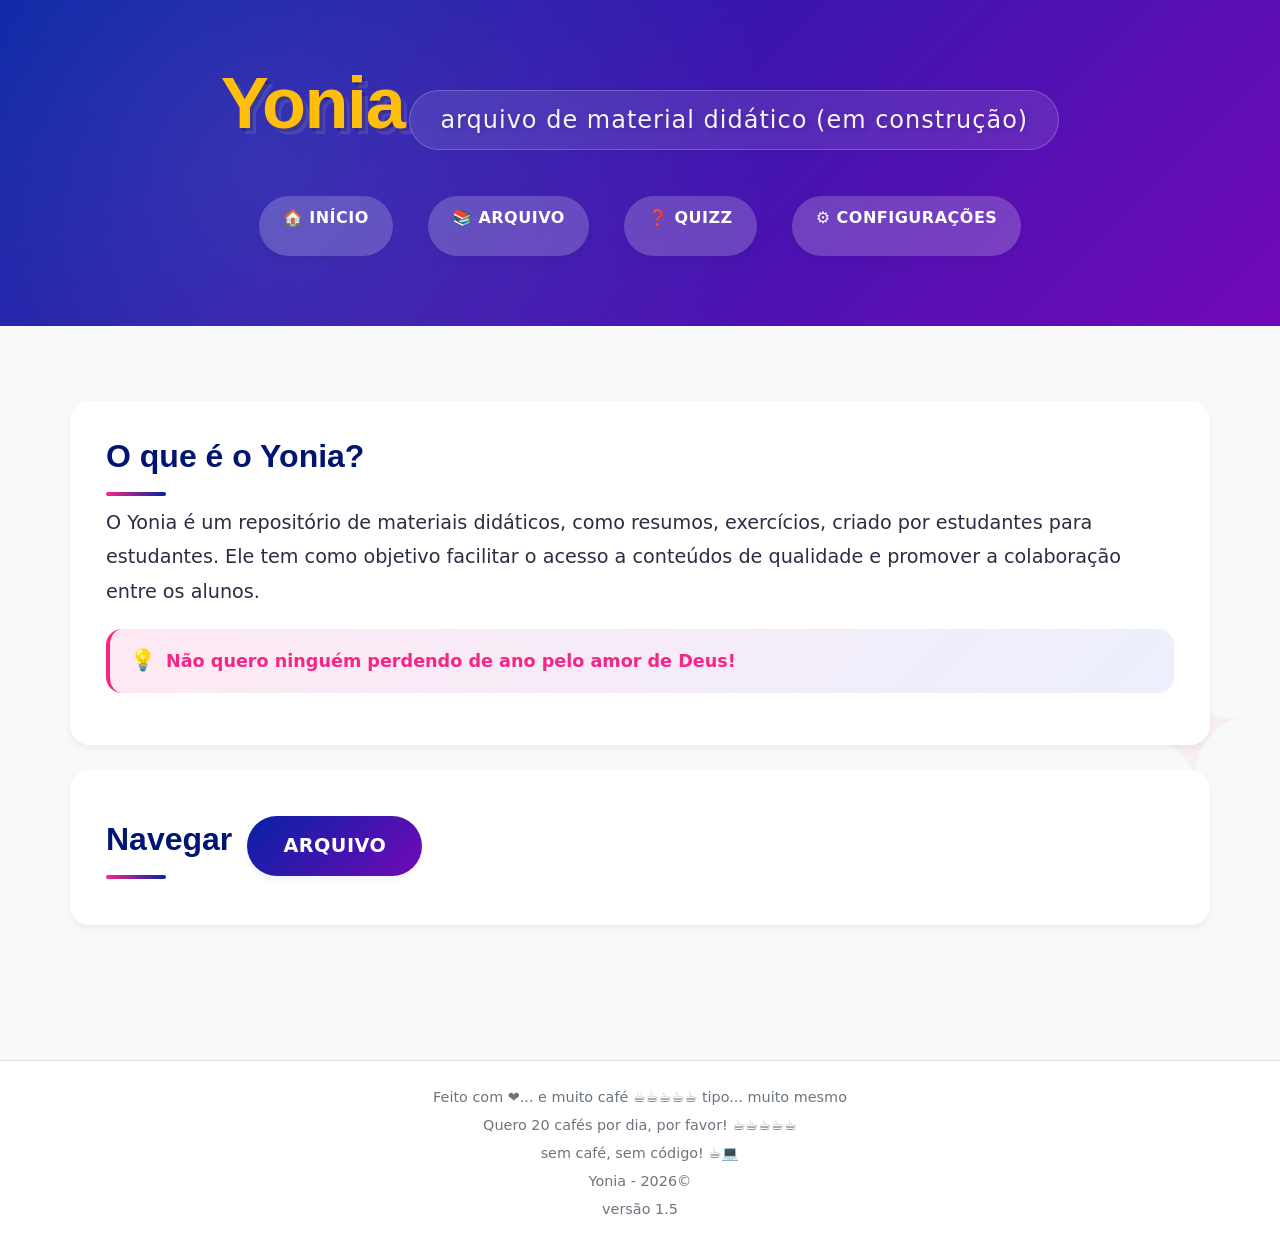
<file: index.html>
<!DOCTYPE html>
<html lang="pt-br">
<head>
    <meta charset="UTF-8">
    <meta name="viewport" content="width=device-width, initial-scale=1.0">
    <title>Yonia - Arcevo Estudantil</title>

    <link rel="stylesheet" href="style/padrão.css">
    <link rel="stylesheet" href="style/comum.css">
    <link rel="stylesheet" href="style/header.css">
    <link rel="stylesheet" href="style/footer.css">
</head>
<body>
    <script src="script/header.js"></script>

    <main class="pagina">
        
        <section class="cartao">
            <h2 class="subtitulo">O que é o Yonia?</h2>
            <p class="texto">O Yonia é um repositório de materiais didáticos, como resumos, exercícios, criado por estudantes para estudantes. Ele tem como objetivo facilitar o acesso a conteúdos de qualidade e promover a colaboração entre os alunos.</p>
            <p class="shine">Não quero ninguém perdendo de ano pelo amor de Deus!</p>
        </section>
        
        <section class="cartao">
            <h2 class="subtitulo">Navegar</h2>
            <a class="botao" href="src/arcevo/index.html">Arquivo</a>
        </section>

    </main>

    <script src="script/footer.js"></script>
</body>
</html>
</file>
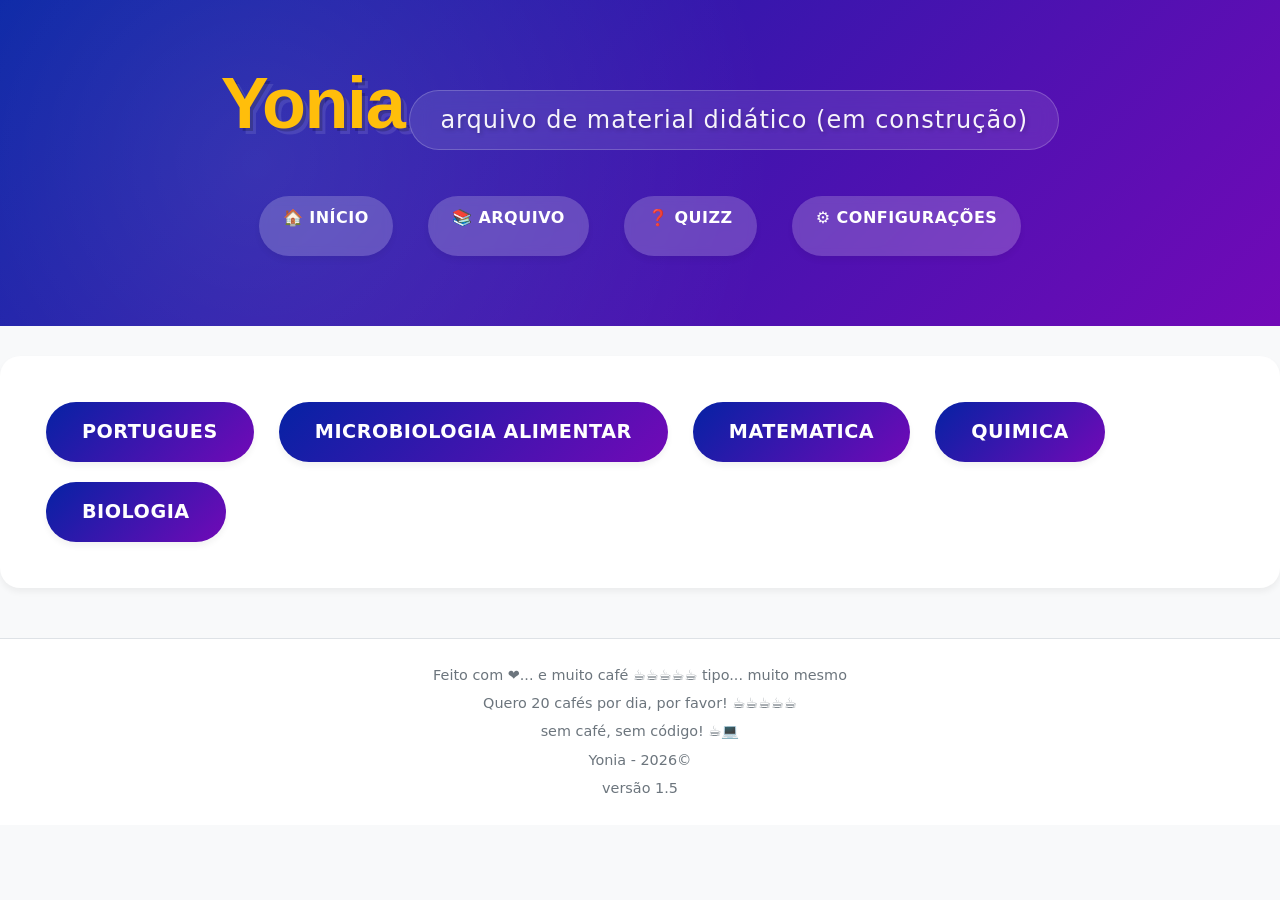
<file: src/arcevo/index.html>
<!DOCTYPE html>
<html lang="en">
    <head>

        <meta charset="UTF-8">
        <meta name="viewport" content="width=device-width, initial-scale=1.0">
        <title>Yonia - Arcevo</title>

        <link rel="stylesheet" href="../../style/padrão.css">
        <link rel="stylesheet" href="../../style/comum.css">
        <link rel="stylesheet" href="../../style/header.css">
        <link rel="stylesheet" href="../../style/footer.css">

    </head>

    <body>

        <script src="../../script/header.js"></script>

        <main>
            <section class="cartao">
            <a class="botao" href="portugues/index.html">portugues</a>
            <a class="botao" href="microbiologia-alimentar/index.html">microbiologia alimentar</a>
            <a class="botao" href="matematica/index.html">matematica</a>
            <a class="botao" href="quimica/index.html">quimica</a>
            <a class="botao" href="biologia/index.html">biologia</a>
            </section>
        </main>

        <script src="../../script/footer.js"></script>
    
    </body>

</html>
</file>
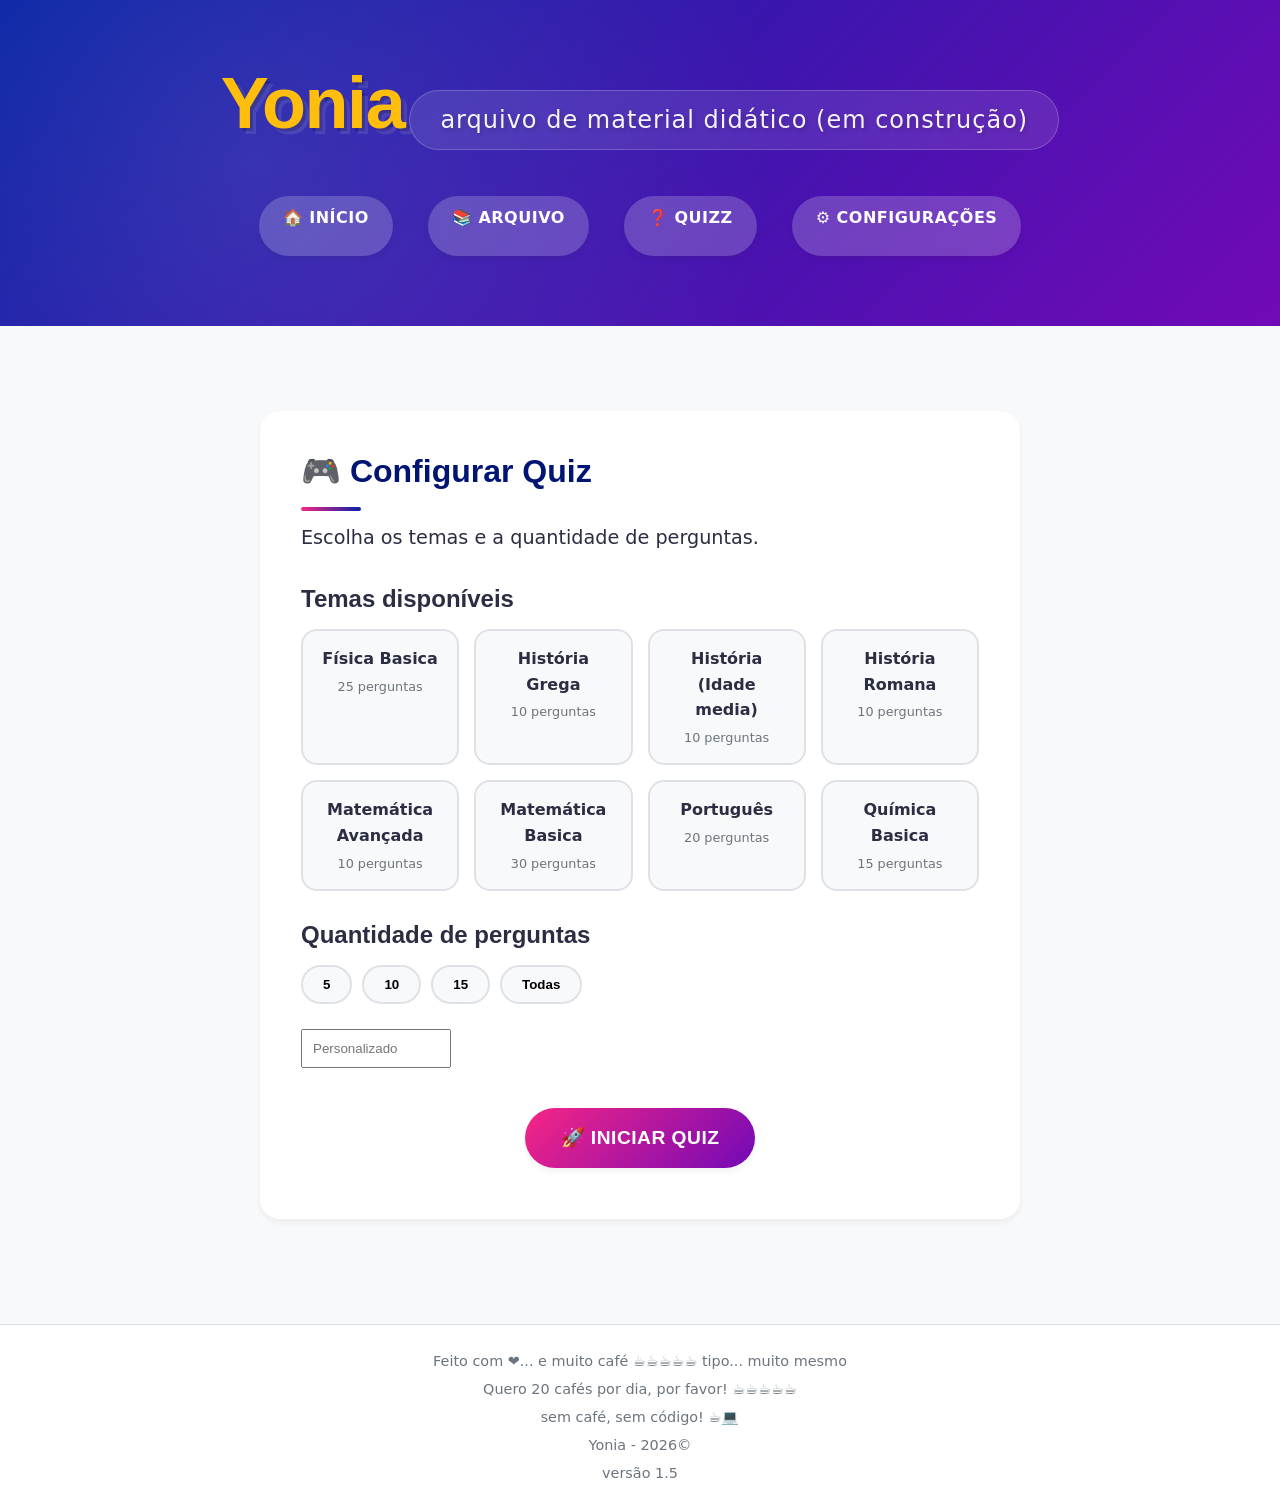
<file: src/quizz/index.html>
<!DOCTYPE html>
<html lang="pt-br">
<head>
    <meta charset="UTF-8">
    <meta name="viewport" content="width=device-width, initial-scale=1.0">
    <title>Yonia - Quiz</title>
    
    <link rel="stylesheet" href="../../style/padrão.css">
    <link rel="stylesheet" href="../../style/comum.css">
    <link rel="stylesheet" href="../../style/quizz.css">
    <link rel="stylesheet" href="../../style/header.css">
    <link rel="stylesheet" href="../../style/footer.css">
</head>
<body>
    <main class="pagina-quiz">
        <!-- Tela de configuração -->
        <div id="telaConfig" class="quiz-config">
            <div class="cartao config-card">
                <h2 class="subtitulo">🎮 Configurar Quiz</h2>
                <p class="texto">Escolha os temas e a quantidade de perguntas.</p>
                
                <div class="temas-container">
                    <h3>Temas disponíveis</h3>
                    <div id="listaTemas" class="temas-grid">
                        <!-- Será preenchido via JS com os temas encontrados nos JSONs -->
                    </div>
                </div>
                
                <div class="quantidade-container">
                    <h3>Quantidade de perguntas</h3>
                    <div class="quantidade-opcoes">
                        <button class="botao-quantidade" data-qtd="5">5</button>
                        <button class="botao-quantidade" data-qtd="10">10</button>
                        <button class="botao-quantidade" data-qtd="15">15</button>
                        <button class="botao-quantidade" data-qtd="0">Todas</button>
                    </div>
                    <input type="number" id="quantidadePersonalizada" min="1" placeholder="Personalizado">
                </div>
                
                <div class="config-acoes">
                    <button id="btnIniciarQuiz" class="botao botao-accent">🚀 Iniciar Quiz</button>
                </div>
            </div>
        </div>
        
        <!-- Tela do quiz (inicialmente oculta) -->
        <div id="telaQuiz" style="display: none;">
            <div class="quiz-container">
                <div class="quiz-header">
                    <h2 class="subtitulo">🧠 Teste seus conhecimentos</h2>
                    <div class="progresso-area">
                        <div class="progresso-barra">
                            <div class="progresso-preenchido" id="progressoPreenchido"></div>
                        </div>
                        <div class="progresso-texto">
                            <span id="perguntaAtual">0</span> / <span id="totalPerguntas">0</span>
                        </div>
                    </div>
                </div>

                <div class="cartao quiz-card">
                    <div class="pergunta-texto" id="perguntaTexto"></div>
                    <div class="opcoes-container" id="opcoesContainer"></div>
                    <div class="feedback" id="feedback"></div>
                    <div class="navegacao">
                        <button class="botao botao-secundario" id="btnAnterior" disabled>◀ Anterior</button>
                        <button class="botao" id="btnProximo">Próxima ▶</button>
                    </div>
                </div>

                <div class="finalizar-area" id="finalizarArea" style="display: none;">
                    <button class="botao botao-accent" id="btnFinalizar">✅ Finalizar Quiz</button>
                </div>

                <div class="resultado-area" id="resultadoArea" style="display: none;">
                    <div class="cartao resultado-card">
                        <h3>🎉 Resultado Final</h3>
                        <div class="pontuacao" id="pontuacao"></div>
                        <div class="resultado-detalhes" id="resultadoDetalhes"></div>
                        <button class="botao" id="btnReiniciar">🔄 Novo Quiz</button>
                        <button class="botao botao-secundario" id="btnVoltarConfig">⚙️ Voltar às configurações</button>
                    </div>
                </div>
            </div>
        </div>
    </main>

    <script src="../../script/header.js"></script>
    <script src="../../script/footer.js"></script>
    <script src="../../script/quizz.js"></script>
</body>
</html>
</file>
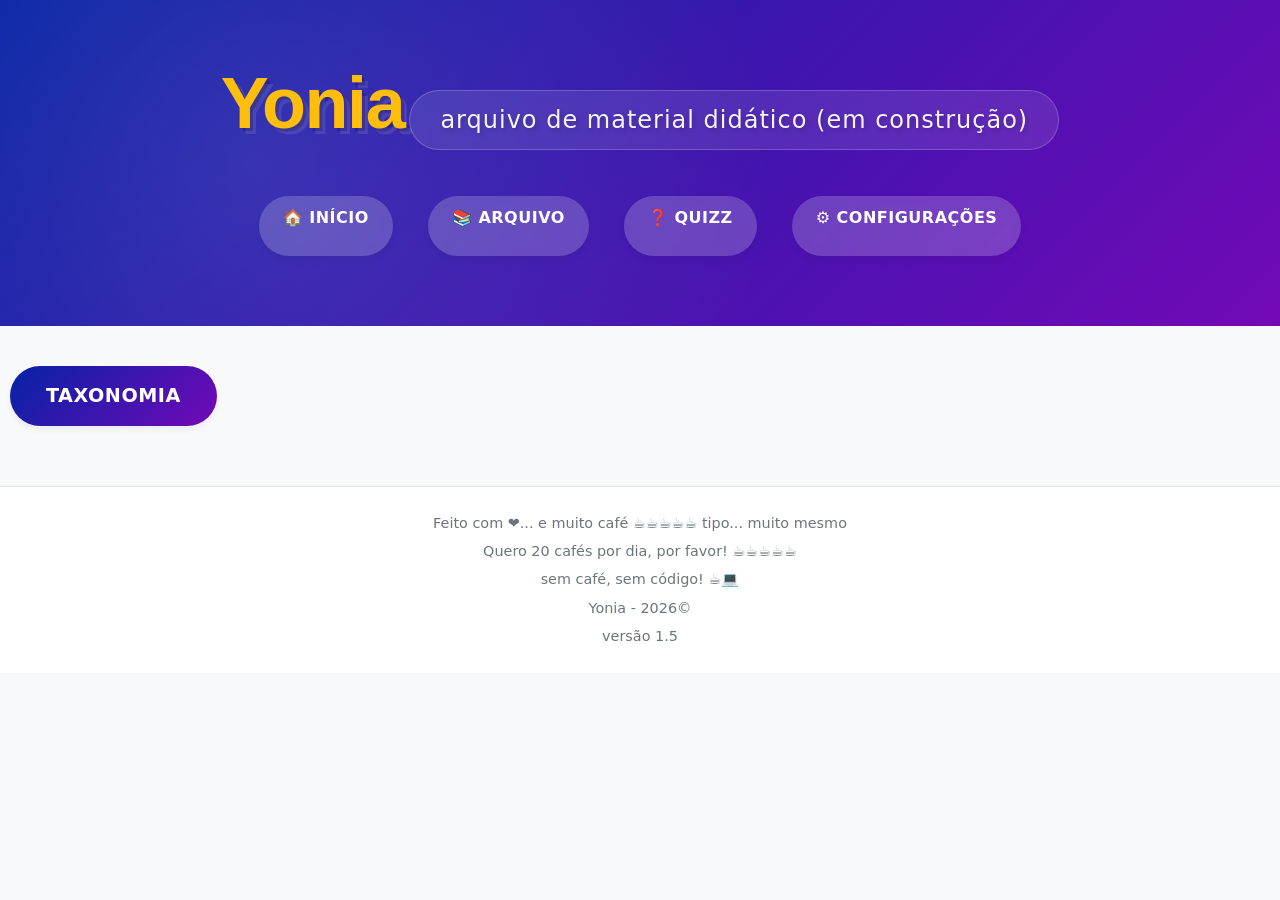
<file: src/arcevo/biologia/index.html>
<!DOCTYPE html>
<html lang="en">
    <head>

        <meta charset="UTF-8">
        <meta name="viewport" content="width=device-width, initial-scale=1.0">
        <title>Yonia - Indice</title>

        <link rel="stylesheet" href="../../../style/padrão.css">
        <link rel="stylesheet" href="../../../style/comum.css">
        <link rel="stylesheet" href="../../../style/header.css">
        <link rel="stylesheet" href="../../../style/footer.css">


    </head>

    <body>

    <script src="../../../script/header.js"></script>


        <main>
            <a class="botao" href="taxonomia.html">TAXONOMIA</a>
        </main>

        <script src="../../../script/footer.js"></script>
    
    </body>

</html>
</file>
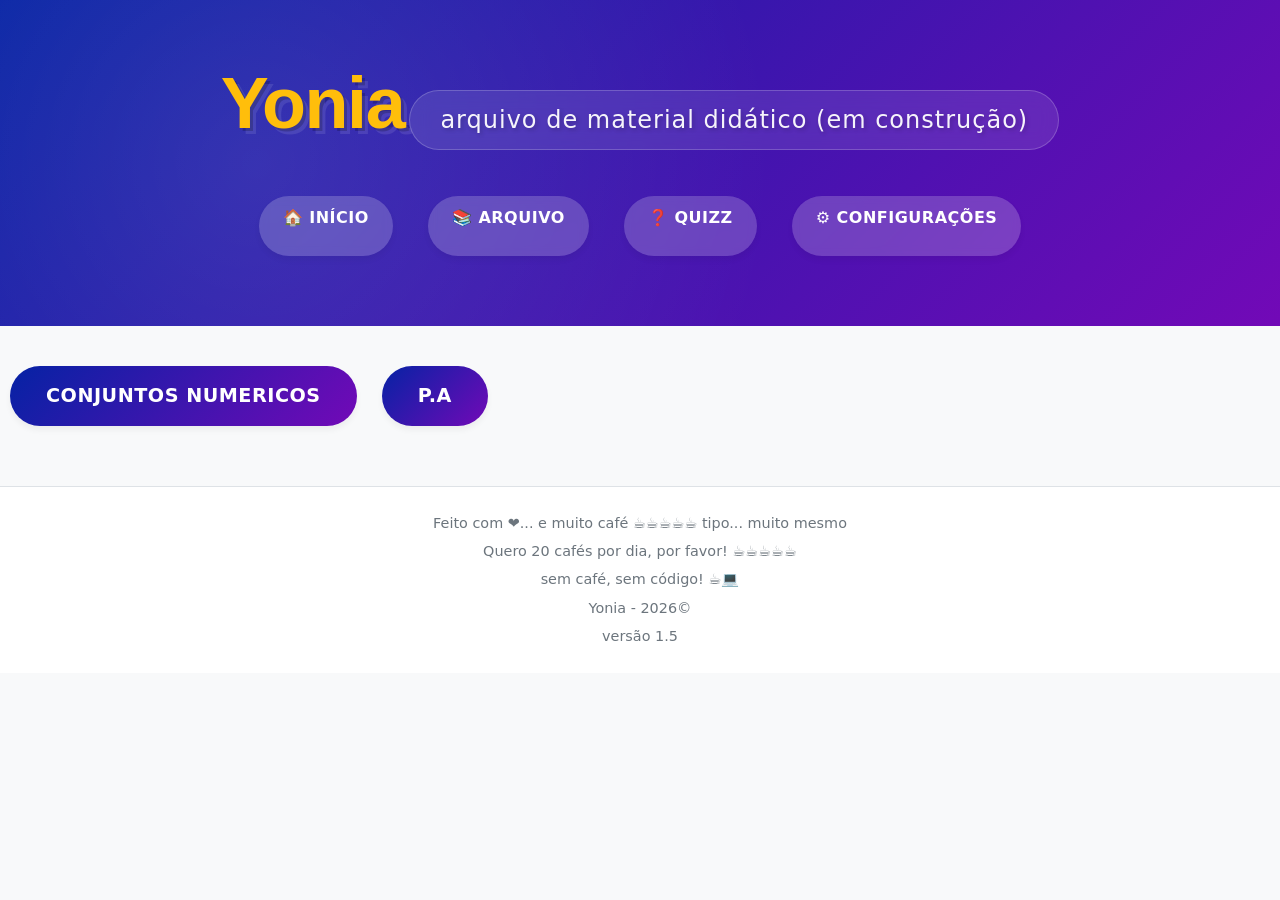
<file: src/arcevo/matematica/index.html>
<!DOCTYPE html>
<html lang="en">
    <head>

        <meta charset="UTF-8">
        <meta name="viewport" content="width=device-width, initial-scale=1.0">
        <title>Yonia - Indice</title>

        <link rel="stylesheet" href="../../../style/padrão.css">
        <link rel="stylesheet" href="../../../style/comum.css">
        <link rel="stylesheet" href="../../../style/header.css">
        <link rel="stylesheet" href="../../../style/footer.css">


    </head>

    <body>

    <script src="../../../script/header.js"></script>


        <main>
            <a class="botao" href="conjunto-numerico.html">conjuntos numericos</a>
            <a class="botao" href="progrecao-aritimetrica.html">P.A</a>
        </main>

        <script src="../../../script/footer.js"></script>
    
    </body>

</html>
</file>
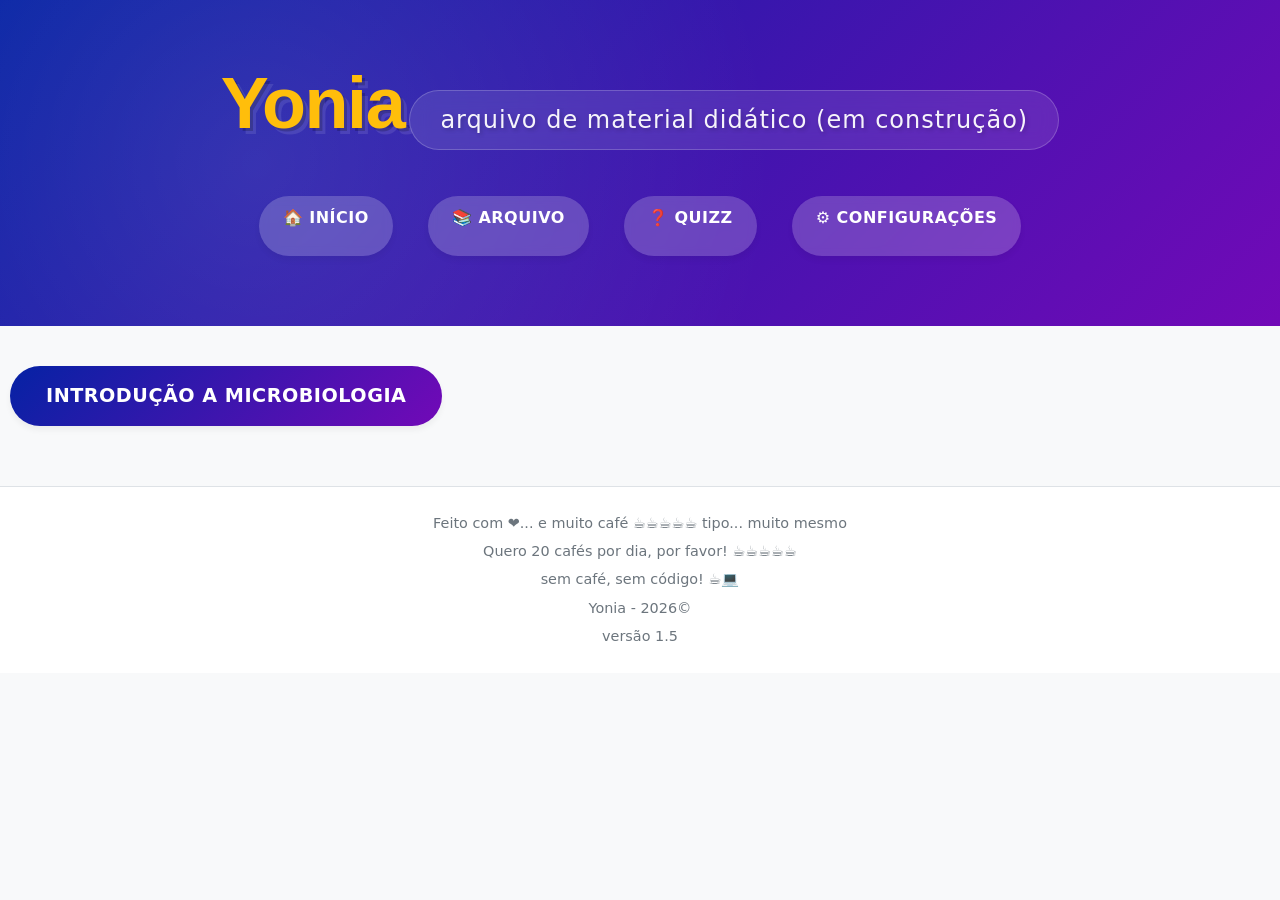
<file: src/arcevo/microbiologia-alimentar/index.html>
<!DOCTYPE html>
<html lang="en">
    <head>

        <meta charset="UTF-8">
        <meta name="viewport" content="width=device-width, initial-scale=1.0">
        <title>Yonia - Indice</title>

        <link rel="stylesheet" href="../../../style/padrão.css">
        <link rel="stylesheet" href="../../../style/comum.css">
        <link rel="stylesheet" href="../../../style/header.css">
        <link rel="stylesheet" href="../../../style/footer.css">


    </head>

    <body>

    <script src="../../../script/header.js"></script>


        <main>
            <a class="botao" href="introducao.html">Introdução a microbiologia</a>
        </main>

        <script src="../../../script/footer.js"></script>
    
    </body>

</html>
</file>
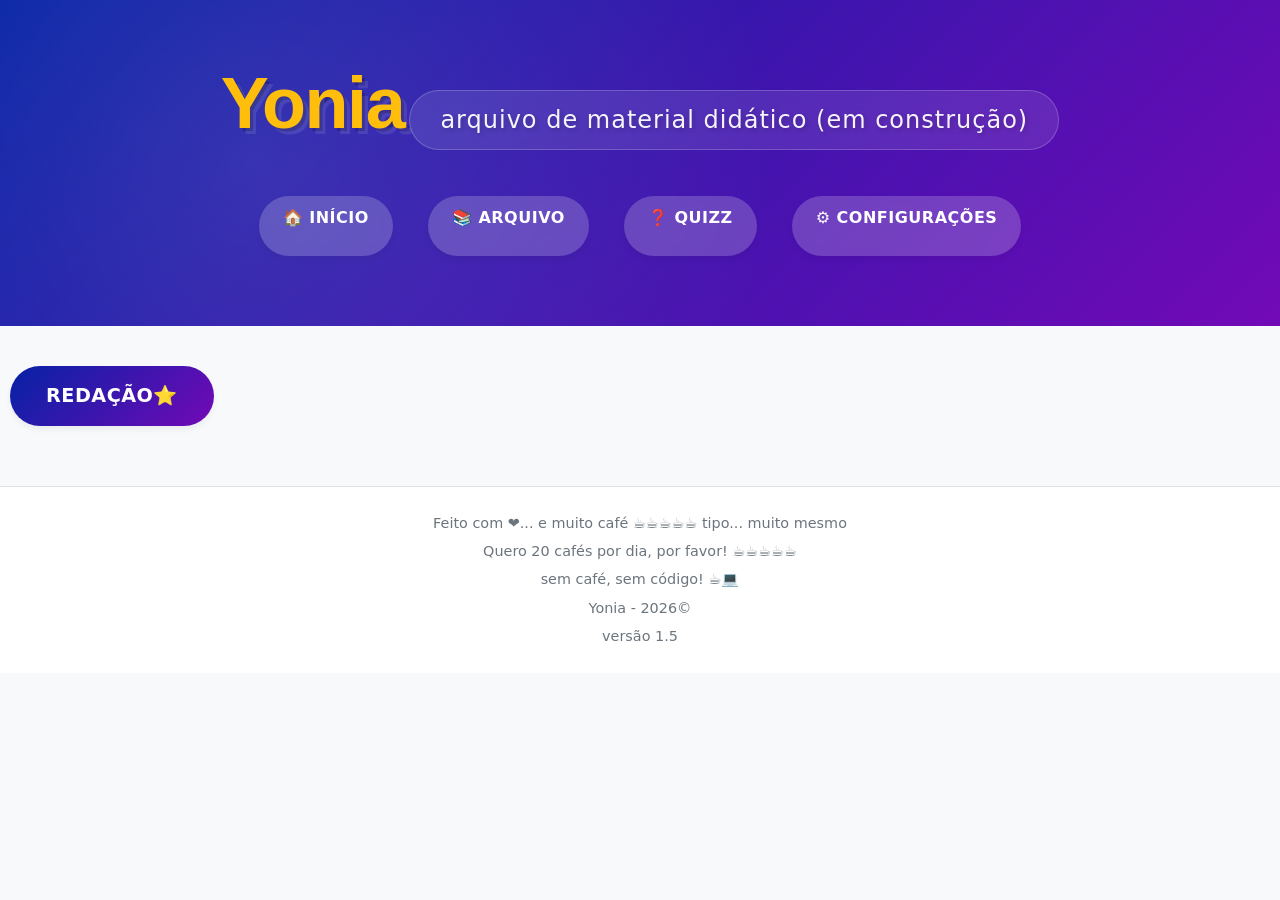
<file: src/arcevo/portugues/index.html>
<!DOCTYPE html>
<html lang="en">
    <head>

        <meta charset="UTF-8">
        <meta name="viewport" content="width=device-width, initial-scale=1.0">
        <title>Yonia - Arcevo</title>

        <link rel="stylesheet" href="../../../style/padrão.css">
        <link rel="stylesheet" href="../../../style/comum.css">
        <link rel="stylesheet" href="../../../style/header.css">
        <link rel="stylesheet" href="../../../style/footer.css">


    </head>

    <body>

    <script src="../../../script/header.js"></script>

        <main>
            <a class="botao" href="redacao.html">redação⭐</a>
        </main>

        <script src="../../../script/footer.js"></script>
    
    </body>

</html>
</file>
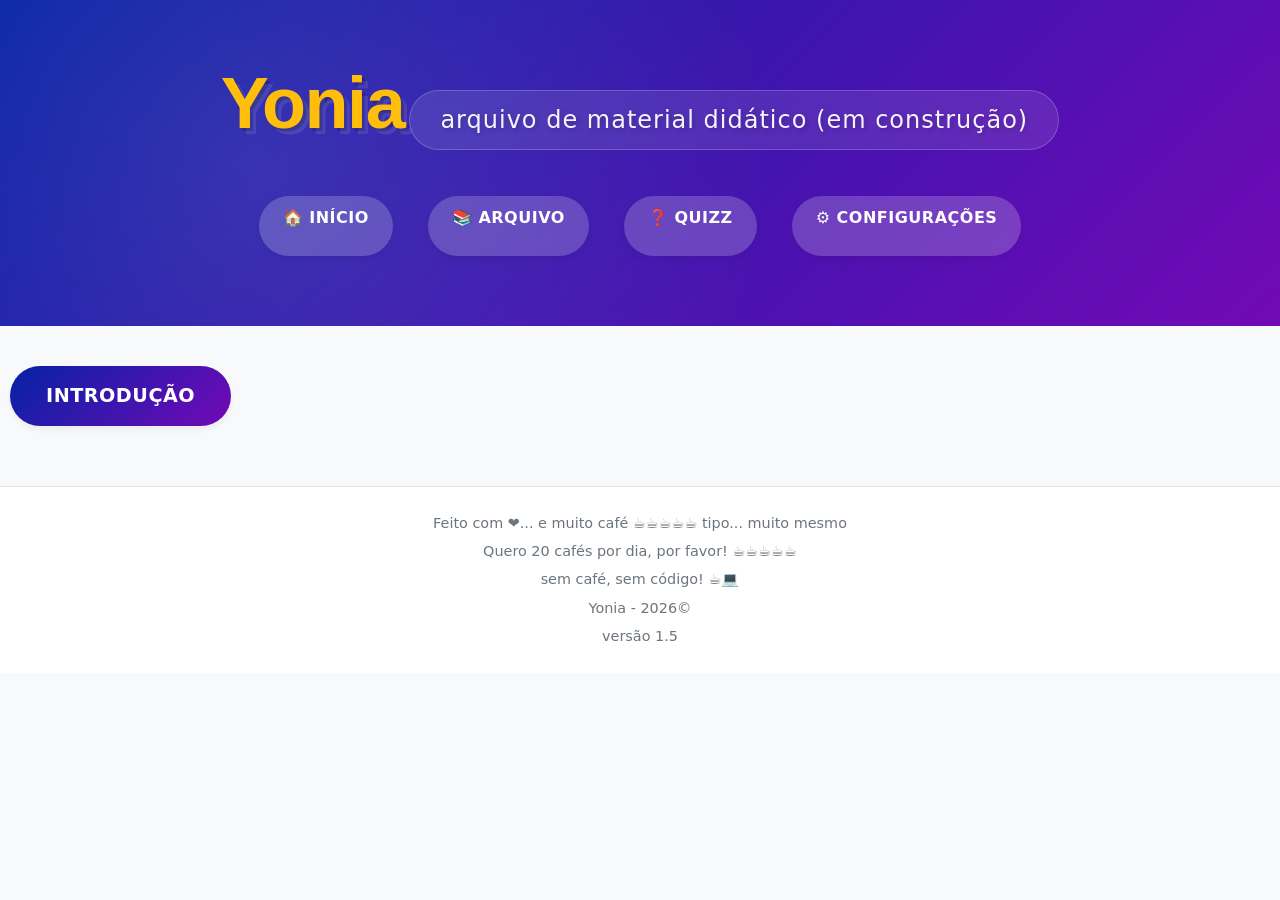
<file: src/arcevo/quimica/index.html>
<!DOCTYPE html>
<html lang="en">
    <head>

        <meta charset="UTF-8">
        <meta name="viewport" content="width=device-width, initial-scale=1.0">
        <title>Yonia - Quimica</title>

        <link rel="stylesheet" href="../../../style/padrão.css">
        <link rel="stylesheet" href="../../../style/comum.css">
        <link rel="stylesheet" href="../../../style/header.css">
        <link rel="stylesheet" href="../../../style/footer.css">
    </head>

    <body>

    <script src="../../../script/header.js"></script>

        <main>
            <a class="botao" href="introducao.html">Introdução</a>
        </main>

        <script src="../../../script/footer.js"></script>
    
    </body>

</html>
</file>
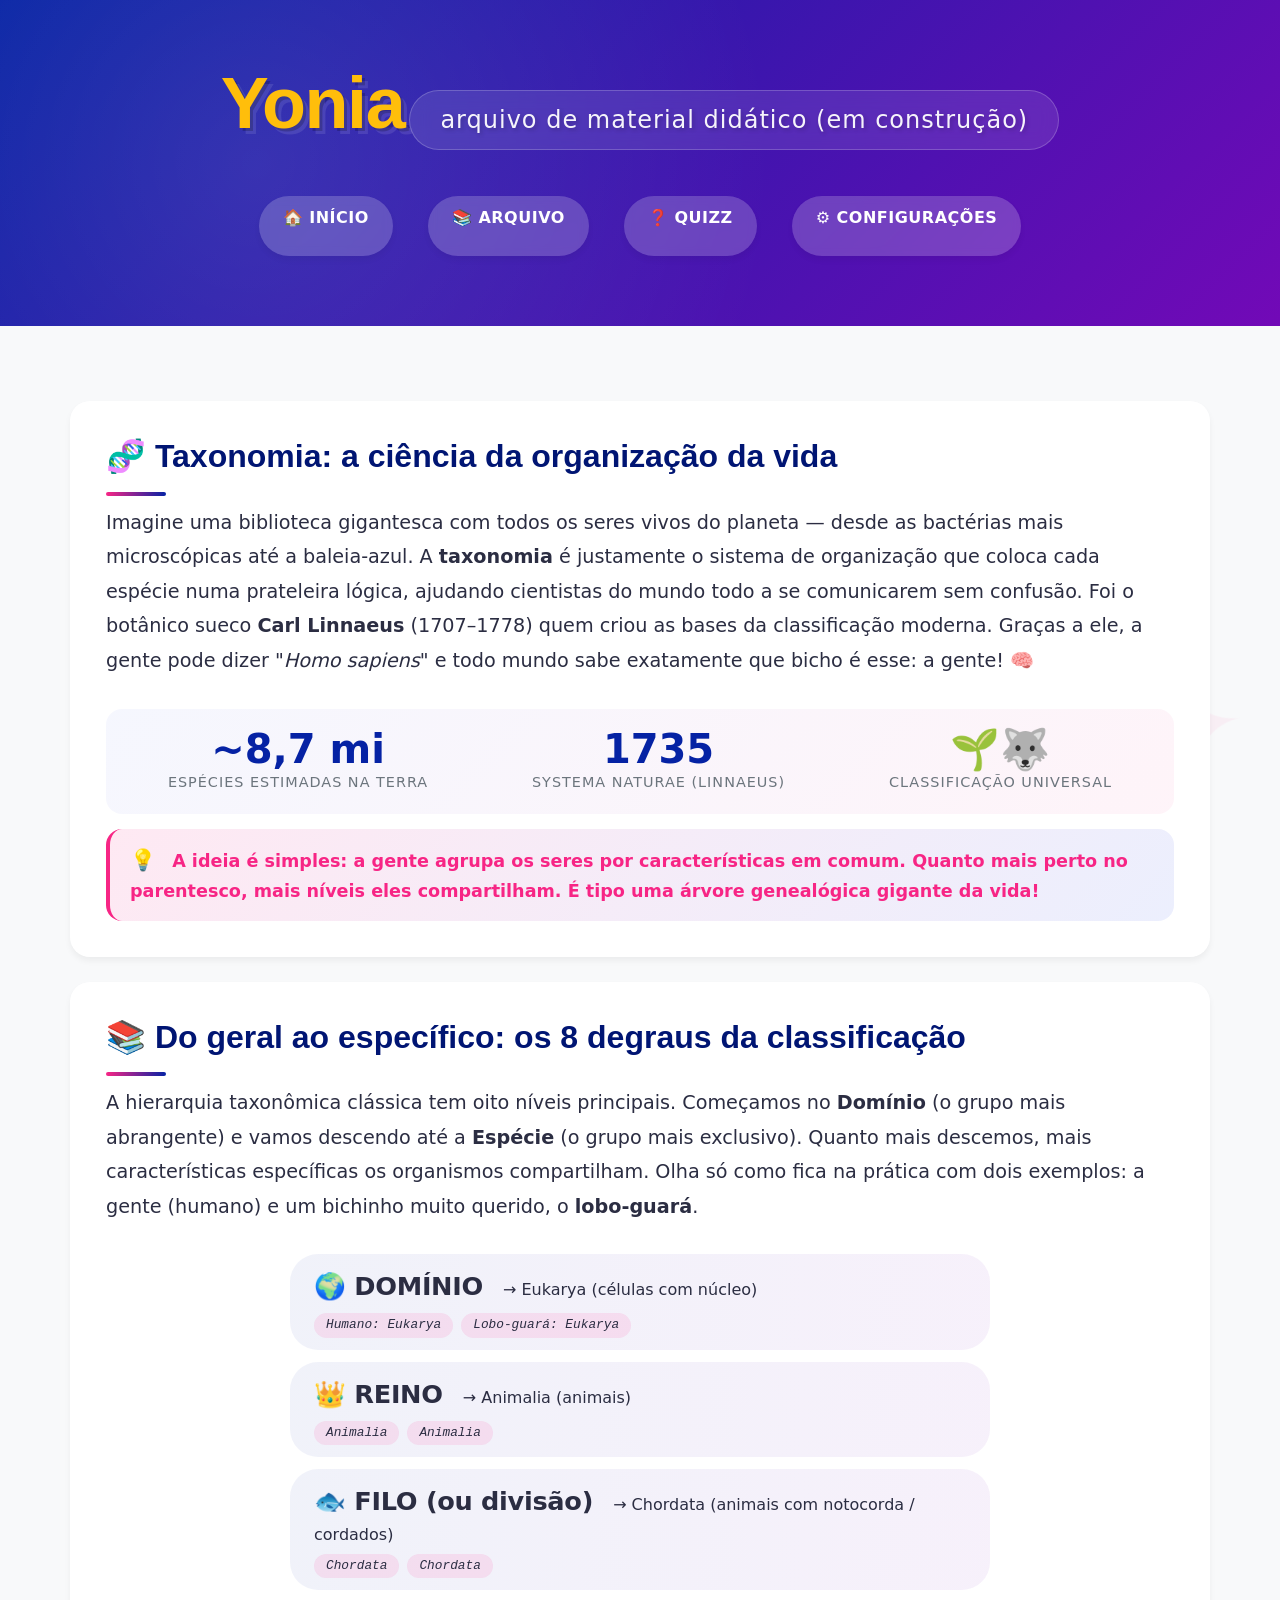
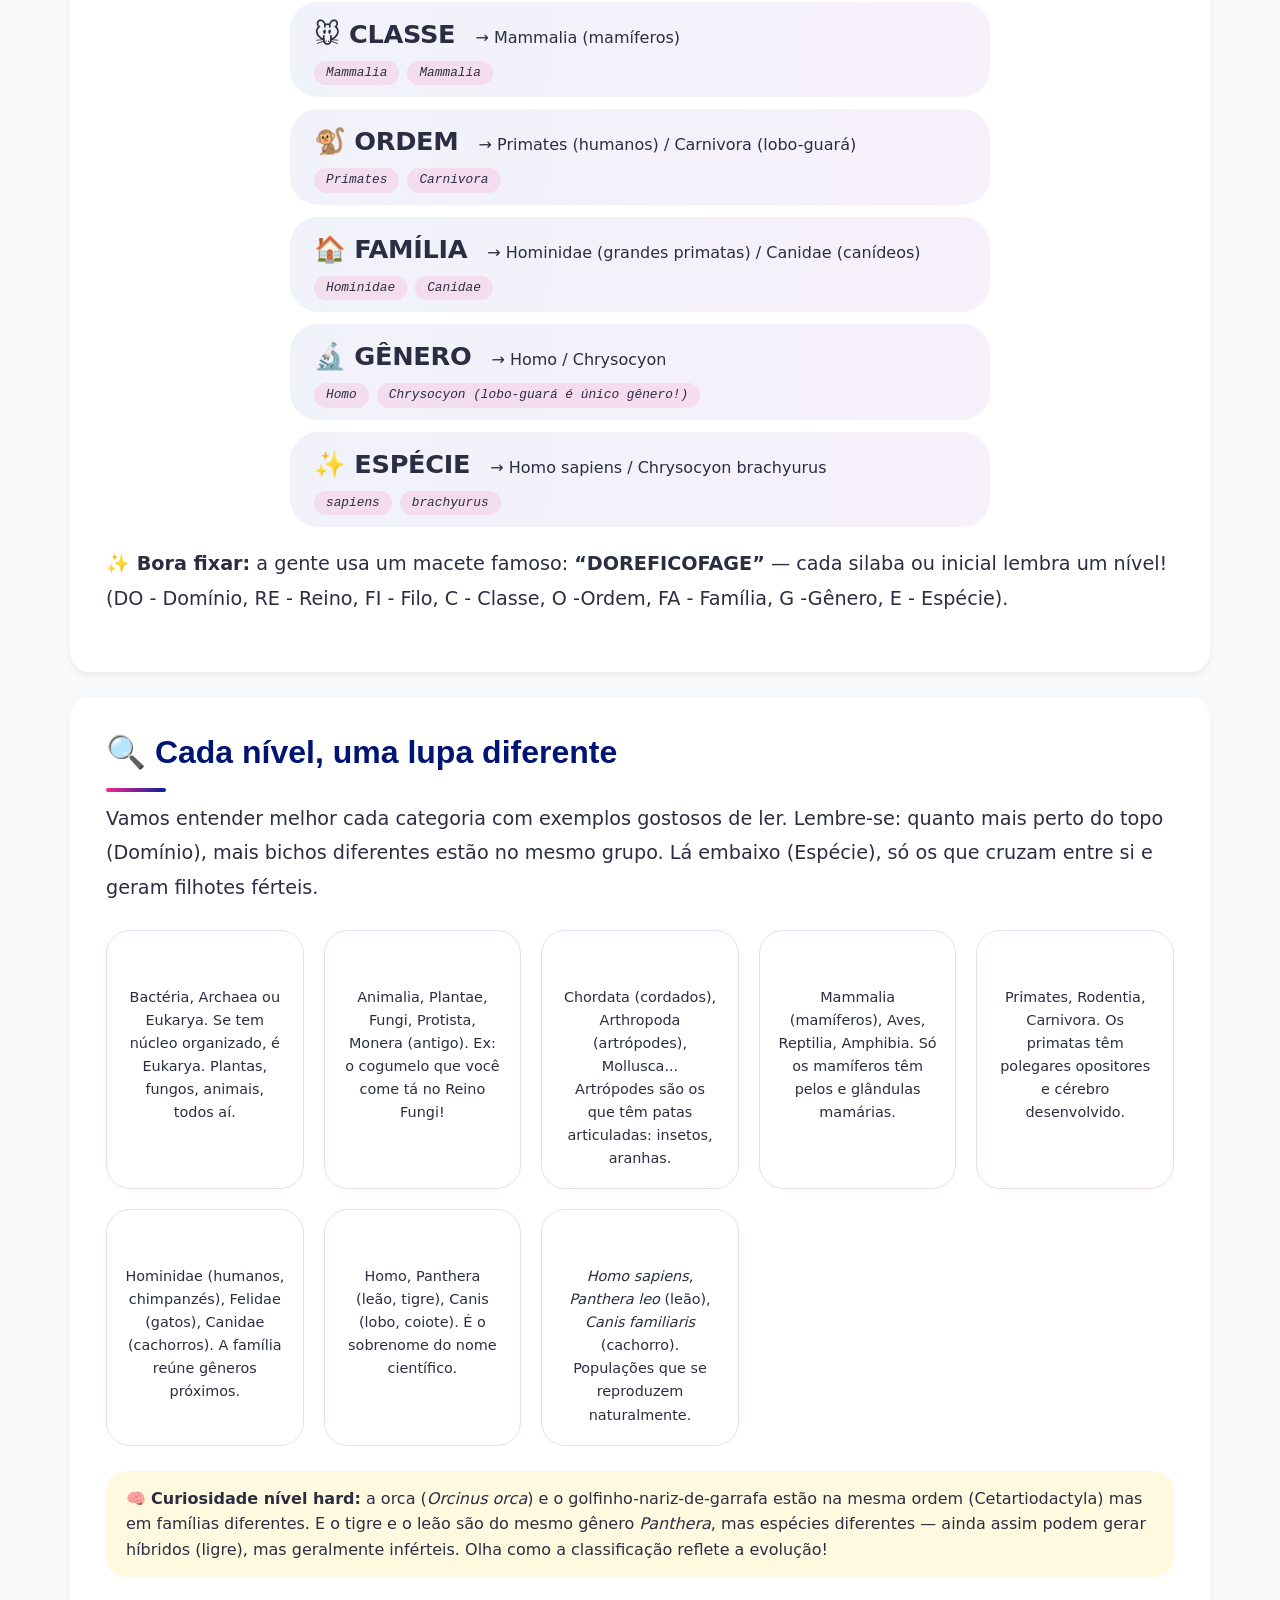
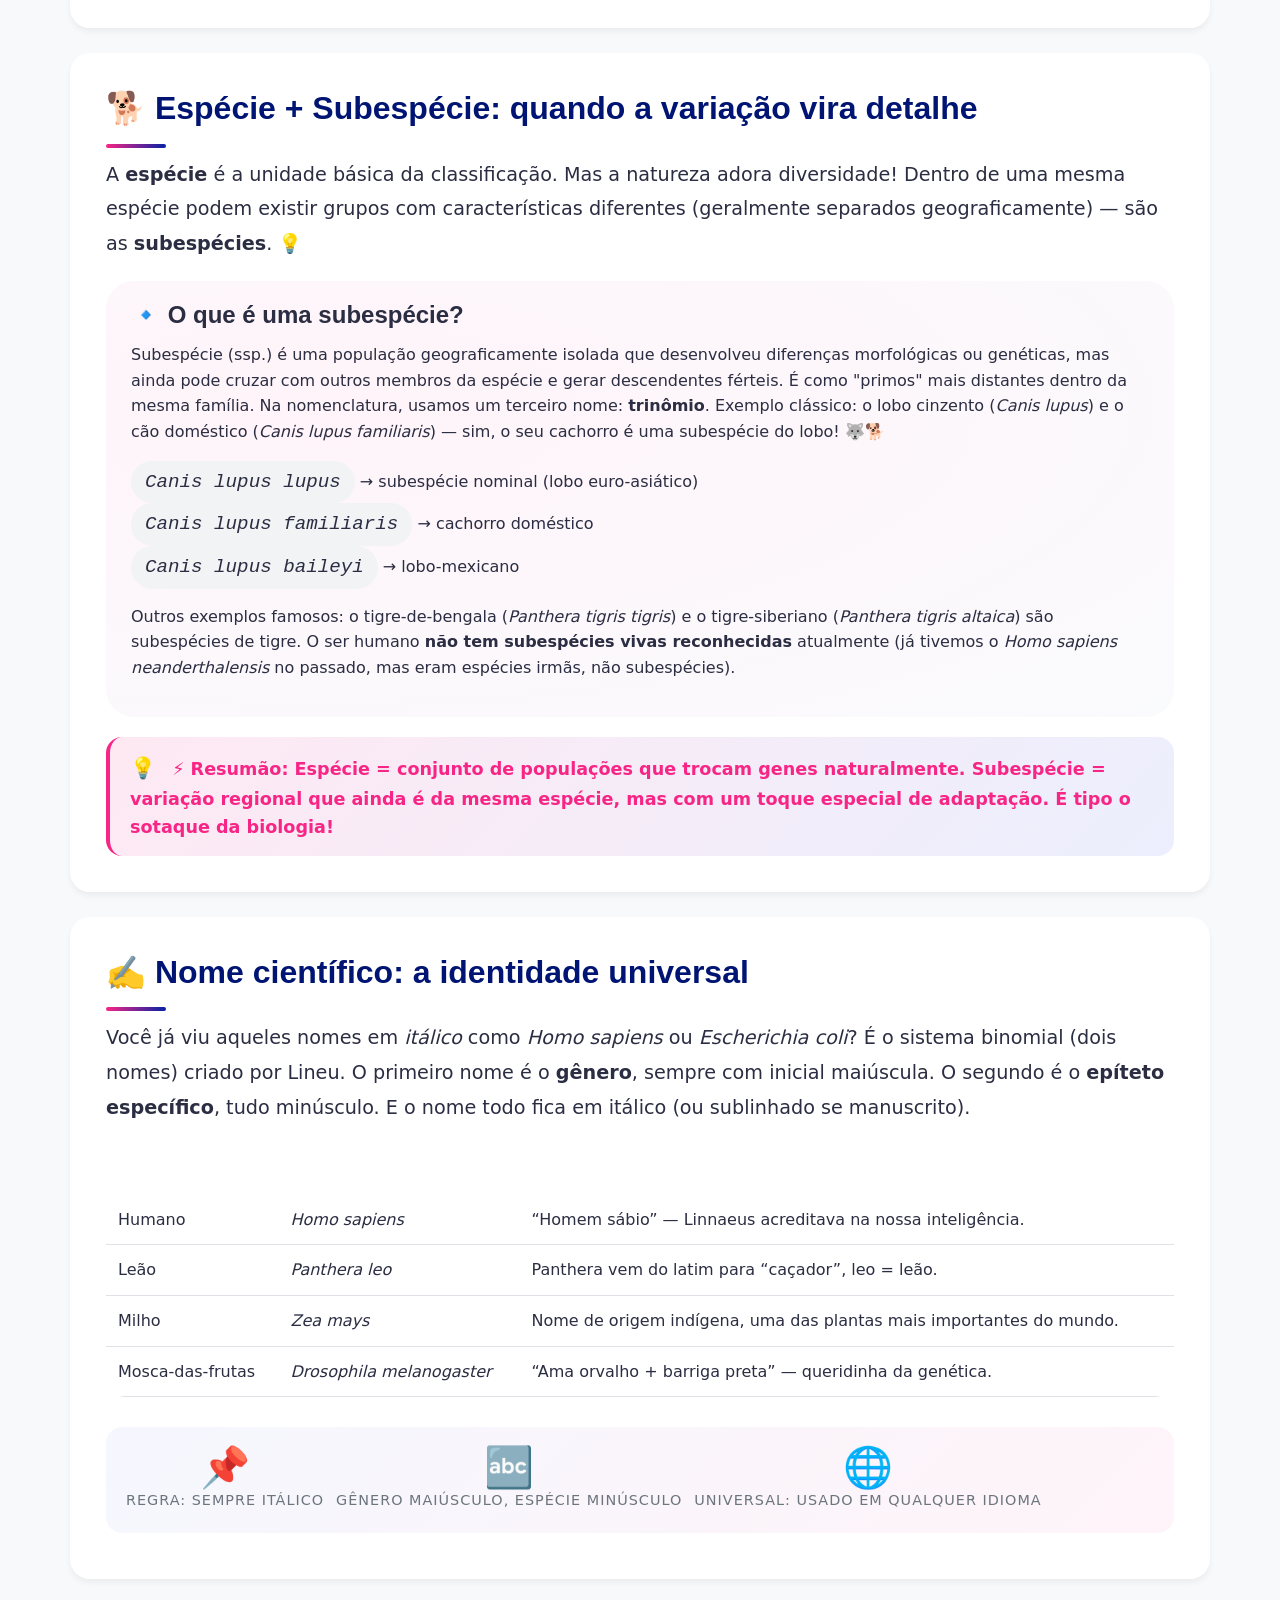
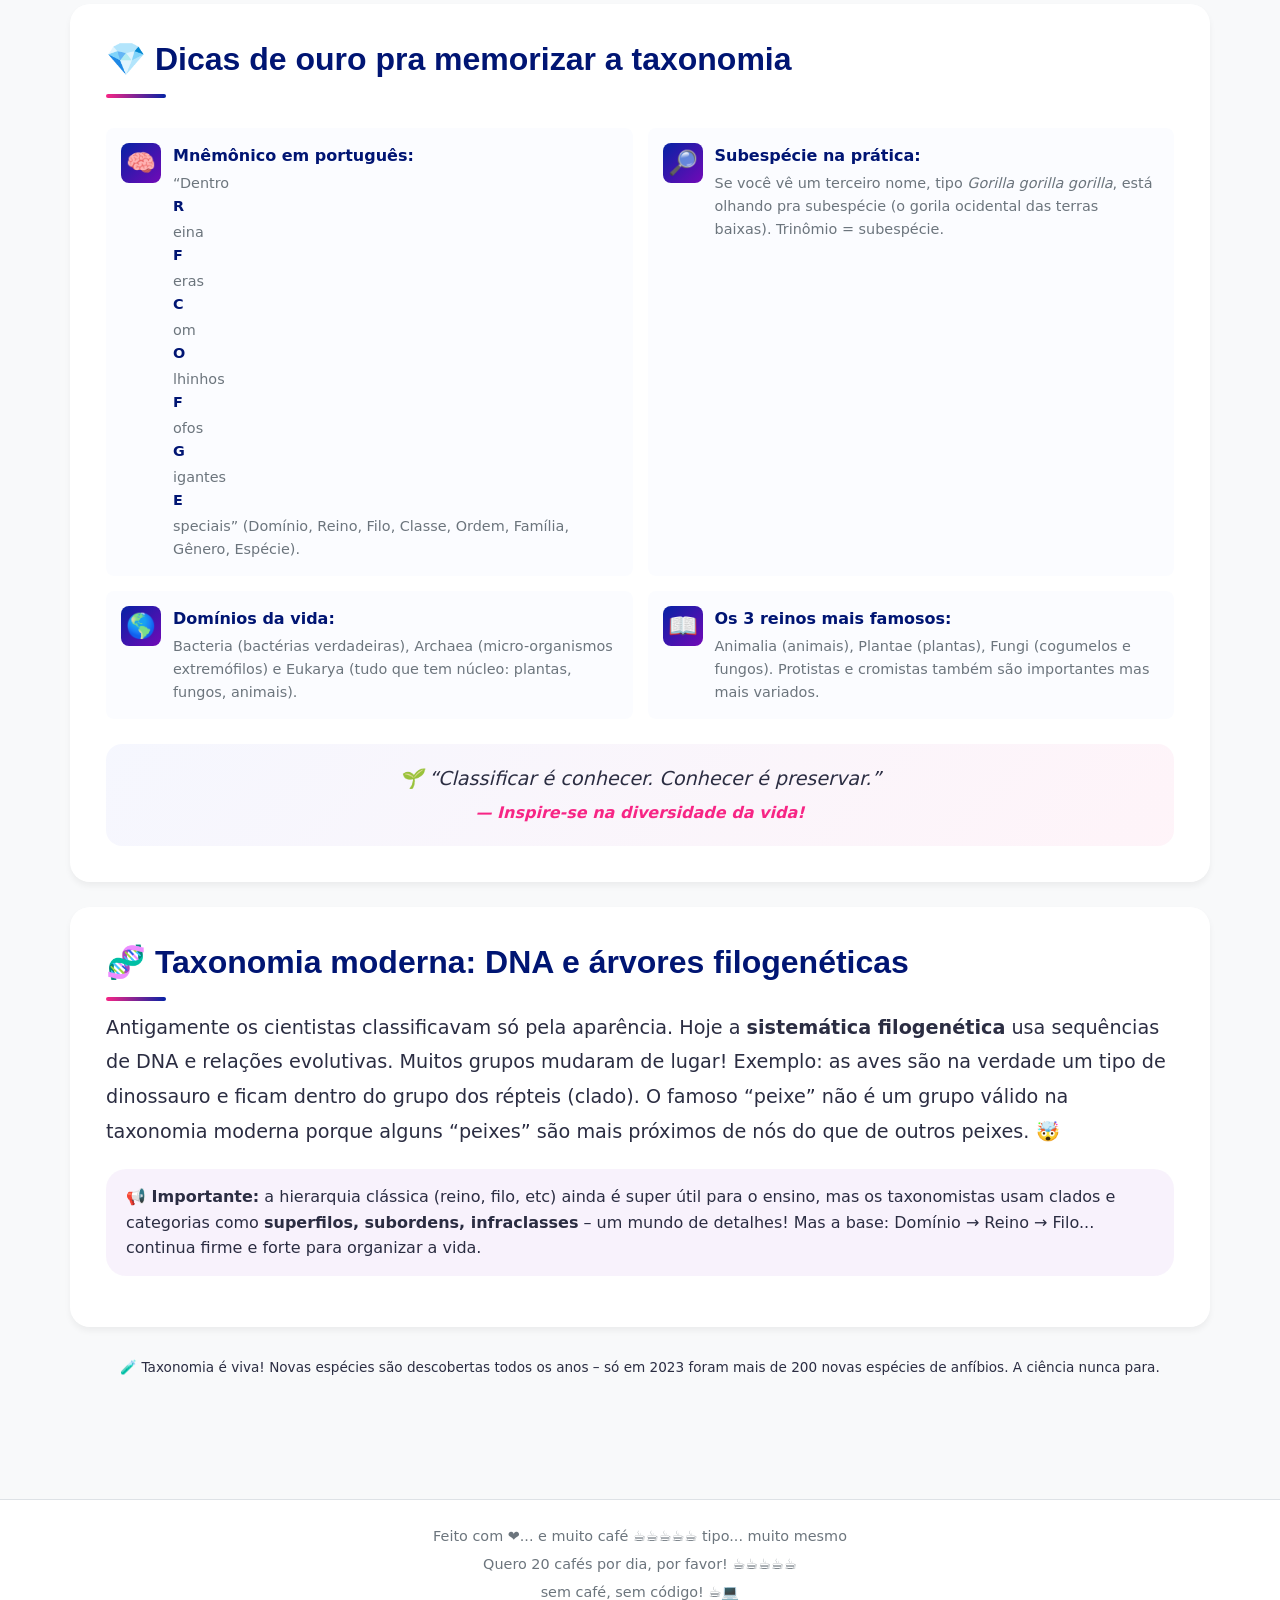
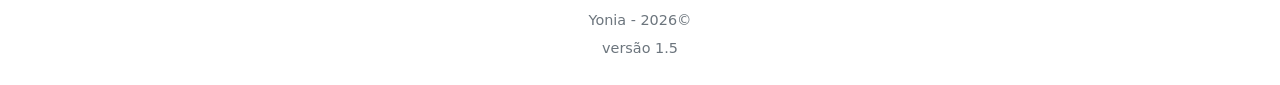
<file: src/arcevo/biologia/taxonomia.html>
<!DOCTYPE html>
<html lang="pt-br">
<head>
    <meta charset="UTF-8">
    <meta name="viewport" content="width=device-width, initial-scale=1.0">
    <title>Yonia - Taxonomia: a arte de classificar a vida 🌿</title>

    <!-- Folhas de estilo principais (mesmas da PA) -->
    <link rel="stylesheet" href="../../../style/padrão.css">
    <link rel="stylesheet" href="../../../style/comum.css">
    <link rel="stylesheet" href="../../../style/header.css">
    <link rel="stylesheet" href="../../../style/footer.css">

    <!-- Estilo extra específico para a página de biologia: hierarquia visual tipo pirâmide / coluna -->
    <style>
        /* ===== COMPONENTES VISUAIS PARA TAXONOMIA ===== */
        /* pirâmide hierárquica dos níveis taxonômicos */
        .piramide-taxo {
            margin: 30px 0 20px;
            display: flex;
            flex-direction: column;
            align-items: center;
            gap: 12px;
        }
        .nivel-taxo {
            background: linear-gradient(95deg, rgba(5, 34, 164, 0.06), rgba(114, 9, 183, 0.06));
            border-left: 5px solid var(--accent);
            border-radius: 28px;
            padding: 12px 24px;
            width: 100%;
            max-width: 700px;
            transition: all 0.2s ease;
            backdrop-filter: blur(2px);
            box-shadow: var(--shadow-sm);
        }
        .nivel-taxo:hover {
            transform: scale(1.01) translateX(6px);
            background: rgba(114, 9, 183, 0.08);
            border-left-width: 8px;
        }
        .nivel-nome {
            font-size: 1.6rem;
            font-weight: 800;
            color: var(--primary);
            display: inline-block;
            margin-right: 15px;
            letter-spacing: -0.3px;
        }
        .nivel-desc {
            font-size: 1rem;
            color: var(--text);
            font-weight: 500;
        }
        .nivel-exemplo {
            font-size: 0.85rem;
            color: var(--text-light);
            margin-top: 6px;
            font-style: italic;
            display: flex;
            flex-wrap: wrap;
            gap: 8px;
        }
        .exemplo-tag {
            background: rgba(247, 37, 133, 0.1);
            padding: 2px 12px;
            border-radius: 30px;
            font-family: monospace;
            font-size: 0.8rem;
        }
        /* coluna de níveis em grid para os menores níveis */
        .niveis-grid {
            display: grid;
            grid-template-columns: repeat(auto-fit, minmax(180px, 1fr));
            gap: 20px;
            margin: 25px 0;
        }
        .card-nivel {
            background: var(--surface);
            border-radius: 24px;
            padding: 18px;
            text-align: center;
            box-shadow: var(--shadow-sm);
            transition: all 0.2s;
            border: 1px solid rgba(114, 9, 183, 0.15);
        }
        .card-nivel:hover {
            transform: translateY(-6px);
            border-color: var(--accent);
        }
        .card-nivel h4 {
            font-size: 1.5rem;
            margin: 0 0 8px 0;
            background: linear-gradient(135deg, var(--primary), var(--secondary));
            background-clip: text;
            -webkit-background-clip: text;
            color: transparent;
        }
        .card-nivel p {
            margin: 0;
            font-size: 0.9rem;
        }
        .sub-especie-card {
            background: radial-gradient(ellipse at 20% 30%, rgba(247, 37, 133, 0.05), rgba(5, 34, 164, 0.02));
            border-radius: 28px;
            padding: 20px 25px;
            border: 1px dashed var(--accent);
            margin: 20px 0;
        }
        .nome-cientifico {
            font-family: 'Fira Code', monospace;
            font-size: 1.2rem;
            background: #f1f3f5;
            padding: 6px 14px;
            border-radius: 40px;
            display: inline-block;
            font-style: italic;
        }
        .curiosidade {
            background: #fff9e0;
            border-radius: 20px;
            padding: 15px 20px;
            border-left: 8px solid var(--gold);
            margin: 15px 0;
        }
        @media (max-width: 700px) {
            .nivel-nome { font-size: 1.2rem; }
            .nivel-taxo { padding: 10px 18px; }
            .piramide-taxo { gap: 8px; }
        }
        /* tabela comparativa informal */
        .tabela-taxo {
            width: 100%;
            border-collapse: collapse;
            background: var(--surface);
            border-radius: 20px;
            overflow: hidden;
            box-shadow: var(--shadow-sm);
            margin: 20px 0;
        }
        .tabela-taxo th {
            background: var(--primary);
            color: white;
            padding: 12px;
            font-weight: 600;
        }
        .tabela-taxo td {
            padding: 12px;
            border-bottom: 1px solid var(--cor-borda);
        }
        .tabela-taxo tr:hover {
            background: rgba(5, 34, 164, 0.03);
        }
    </style>
</head>
<body>

    <!-- Cabeçalho injetado via header.js (mesmo padrão do projeto) -->
    <script src="../../../script/header.js"></script>

    <main class="pagina">
        <!-- CARD 1: O que é taxonomia? -->
        <section class="cartao">
            <h2 class="subtitulo">🧬 Taxonomia: a ciência da organização da vida</h2>
            <p class="texto">Imagine uma biblioteca gigantesca com todos os seres vivos do planeta — desde as bactérias mais microscópicas até a baleia-azul. A <strong class="formula-inline">taxonomia</strong> é justamente o sistema de organização que coloca cada espécie numa prateleira lógica, ajudando cientistas do mundo todo a se comunicarem sem confusão. Foi o botânico sueco <strong>Carl Linnaeus</strong> (1707–1778) quem criou as bases da classificação moderna. Graças a ele, a gente pode dizer "<em>Homo sapiens</em>" e todo mundo sabe exatamente que bicho é esse: a gente! 🧠</p>
            
            <div class="destaque-info">
                <div class="info-item">
                    <span class="info-numero">~8,7 mi</span>
                    <span class="info-rotulo">espécies estimadas na Terra</span>
                </div>
                <div class="info-item">
                    <span class="info-numero">1735</span>
                    <span class="info-rotulo">Systema Naturae (Linnaeus)</span>
                </div>
                <div class="info-item">
                    <span class="info-numero">🌱🐺</span>
                    <span class="info-rotulo">classificação universal</span>
                </div>
            </div>
            <div class="shine">
                A ideia é simples: a gente agrupa os seres por características em comum. Quanto mais perto no parentesco, mais níveis eles compartilham. É tipo uma <strong>árvore genealógica gigante</strong> da vida!
            </div>
        </section>

        <!-- CARD 2: Os níveis hierárquicos (Domínio → Espécie) -->
        <section class="cartao">
            <h2 class="subtitulo">📚 Do geral ao específico: os 8 degraus da classificação</h2>
            <p class="texto">A hierarquia taxonômica clássica tem oito níveis principais. Começamos no <strong>Domínio</strong> (o grupo mais abrangente) e vamos descendo até a <strong>Espécie</strong> (o grupo mais exclusivo). Quanto mais descemos, mais características específicas os organismos compartilham. Olha só como fica na prática com dois exemplos: a gente (humano) e um bichinho muito querido, o <strong>lobo-guará</strong>.</p>

            <!-- Pirâmide estilizada com os níveis -->
            <div class="piramide-taxo">
                <div class="nivel-taxo">
                    <span class="nivel-nome">🌍 DOMÍNIO</span>
                    <span class="nivel-desc"> → Eukarya (células com núcleo)</span>
                    <div class="nivel-exemplo"><span class="exemplo-tag">Humano: Eukarya</span> <span class="exemplo-tag">Lobo-guará: Eukarya</span></div>
                </div>
                <div class="nivel-taxo">
                    <span class="nivel-nome">👑 REINO</span>
                    <span class="nivel-desc"> → Animalia (animais)</span>
                    <div class="nivel-exemplo"><span class="exemplo-tag">Animalia</span> <span class="exemplo-tag">Animalia</span></div>
                </div>
                <div class="nivel-taxo">
                    <span class="nivel-nome">🐟 FILO (ou divisão)</span>
                    <span class="nivel-desc"> → Chordata (animais com notocorda / cordados)</span>
                    <div class="nivel-exemplo"><span class="exemplo-tag">Chordata</span> <span class="exemplo-tag">Chordata</span></div>
                </div>
                <div class="nivel-taxo">
                    <span class="nivel-nome">🐭 CLASSE</span>
                    <span class="nivel-desc"> → Mammalia (mamíferos)</span>
                    <div class="nivel-exemplo"><span class="exemplo-tag">Mammalia</span> <span class="exemplo-tag">Mammalia</span></div>
                </div>
                <div class="nivel-taxo">
                    <span class="nivel-nome">🐒 ORDEM</span>
                    <span class="nivel-desc"> → Primates (humanos) / Carnivora (lobo-guará)</span>
                    <div class="nivel-exemplo"><span class="exemplo-tag">Primates</span> <span class="exemplo-tag">Carnivora</span></div>
                </div>
                <div class="nivel-taxo">
                    <span class="nivel-nome">🏠 FAMÍLIA</span>
                    <span class="nivel-desc"> → Hominidae (grandes primatas) / Canidae (canídeos)</span>
                    <div class="nivel-exemplo"><span class="exemplo-tag">Hominidae</span> <span class="exemplo-tag">Canidae</span></div>
                </div>
                <div class="nivel-taxo">
                    <span class="nivel-nome">🔬 GÊNERO</span>
                    <span class="nivel-desc"> → Homo / Chrysocyon</span>
                    <div class="nivel-exemplo"><span class="exemplo-tag">Homo</span> <span class="exemplo-tag">Chrysocyon (lobo-guará é único gênero!)</span></div>
                </div>
                <div class="nivel-taxo">
                    <span class="nivel-nome">✨ ESPÉCIE</span>
                    <span class="nivel-desc"> → Homo sapiens / Chrysocyon brachyurus</span>
                    <div class="nivel-exemplo"><span class="exemplo-tag">sapiens</span> <span class="exemplo-tag">brachyurus</span></div>
                </div>
            </div>
            <p class="texto"><strong>✨ Bora fixar:</strong> a gente usa um macete famoso: <strong>“DOREFICOFAGE”</strong> — cada silaba ou inicial lembra um nível! (DO - Domínio, RE - Reino, FI - Filo, C - Classe, O -Ordem, FA - Família, G -Gênero, E - Espécie).</p>
        </section>

        <!-- CARD 3: Detalhando cada nível com exemplos divertidos -->
        <section class="cartao">
            <h2 class="subtitulo">🔍 Cada nível, uma lupa diferente</h2>
            <p class="texto">Vamos entender melhor cada categoria com exemplos gostosos de ler. Lembre-se: quanto mais perto do topo (Domínio), mais bichos diferentes estão no mesmo grupo. Lá embaixo (Espécie), só os que cruzam entre si e geram filhotes férteis.</p>
            <div class="niveis-grid">
                <div class="card-nivel"><h4>Domínio</h4><p>Bactéria, Archaea ou Eukarya. Se tem núcleo organizado, é Eukarya. Plantas, fungos, animais, todos aí.</p></div>
                <div class="card-nivel"><h4>Reino</h4><p>Animalia, Plantae, Fungi, Protista, Monera (antigo). Ex: o cogumelo que você come tá no Reino Fungi!</p></div>
                <div class="card-nivel"><h4>Filo</h4><p>Chordata (cordados), Arthropoda (artrópodes), Mollusca... <br> Artrópodes são os que têm patas articuladas: insetos, aranhas.</p></div>
                <div class="card-nivel"><h4>Classe</h4><p>Mammalia (mamíferos), Aves, Reptilia, Amphibia. Só os mamíferos têm pelos e glândulas mamárias.</p></div>
                <div class="card-nivel"><h4>Ordem</h4><p>Primates, Rodentia, Carnivora. Os primatas têm polegares opositores e cérebro desenvolvido.</p></div>
                <div class="card-nivel"><h4>Família</h4><p>Hominidae (humanos, chimpanzés), Felidae (gatos), Canidae (cachorros). A família reúne gêneros próximos.</p></div>
                <div class="card-nivel"><h4>Gênero</h4><p>Homo, Panthera (leão, tigre), Canis (lobo, coiote). É o sobrenome do nome científico.</p></div>
                <div class="card-nivel"><h4>Espécie</h4><p><em>Homo sapiens</em>, <em>Panthera leo</em> (leão), <em>Canis familiaris</em> (cachorro). Populações que se reproduzem naturalmente.</p></div>
            </div>
            <div class="curiosidade">
                🧠 <strong>Curiosidade nível hard:</strong> a orca (<em>Orcinus orca</em>) e o golfinho-nariz-de-garrafa estão na mesma ordem (Cetartiodactyla) mas em famílias diferentes. E o tigre e o leão são do mesmo gênero <em>Panthera</em>, mas espécies diferentes — ainda assim podem gerar híbridos (ligre), mas geralmente inférteis. Olha como a classificação reflete a evolução!
            </div>
        </section>

        <!-- CARD 4: Espécie e o famoso conceito de subespécie (comentário completo) -->
        <section class="cartao">
            <h2 class="subtitulo">🐕 Espécie + Subespécie: quando a variação vira detalhe</h2>
            <p class="texto">A <strong>espécie</strong> é a unidade básica da classificação. Mas a natureza adora diversidade! Dentro de uma mesma espécie podem existir grupos com características diferentes (geralmente separados geograficamente) — são as <strong>subespécies</strong>. 💡</p>
            <div class="sub-especie-card">
                <h3 style="margin-top:0; color:var(--secondary);">🔹 O que é uma subespécie?</h3>
                <p>Subespécie (ssp.) é uma população geograficamente isolada que desenvolveu diferenças morfológicas ou genéticas, mas ainda pode cruzar com outros membros da espécie e gerar descendentes férteis. É como "primos" mais distantes dentro da mesma família. Na nomenclatura, usamos um terceiro nome: <strong>trinômio</strong>. Exemplo clássico: o lobo cinzento (<em>Canis lupus</em>) e o cão doméstico (<em>Canis lupus familiaris</em>) — sim, o seu cachorro é uma subespécie do lobo! 🐺🐕</p>
                <div style="margin: 15px 0;">
                    <span class="nome-cientifico">Canis lupus lupus</span> → subespécie nominal (lobo euro-asiático)<br>
                    <span class="nome-cientifico">Canis lupus familiaris</span> → cachorro doméstico<br>
                    <span class="nome-cientifico">Canis lupus baileyi</span> → lobo-mexicano
                </div>
                <p>Outros exemplos famosos: o tigre-de-bengala (<em>Panthera tigris tigris</em>) e o tigre-siberiano (<em>Panthera tigris altaica</em>) são subespécies de tigre. O ser humano <strong>não tem subespécies vivas reconhecidas</strong> atualmente (já tivemos o <em>Homo sapiens neanderthalensis</em> no passado, mas eram espécies irmãs, não subespécies).</p>
            </div>
            <div class="shine">
                ⚡ <strong>Resumão:</strong> Espécie = conjunto de populações que trocam genes naturalmente. Subespécie = variação regional que ainda é da mesma espécie, mas com um toque especial de adaptação. É tipo o sotaque da biologia!
            </div>
        </section>

        <!-- CARD 5: Nomenclatura científica (regras legais) -->
        <section class="cartao">
            <h2 class="subtitulo">✍️ Nome científico: a identidade universal</h2>
            <p class="texto">Você já viu aqueles nomes em <em>itálico</em> como <em>Homo sapiens</em> ou <em>Escherichia coli</em>? É o sistema binomial (dois nomes) criado por Lineu. O primeiro nome é o <strong>gênero</strong>, sempre com inicial maiúscula. O segundo é o <strong>epíteto específico</strong>, tudo minúsculo. E o nome todo fica em itálico (ou sublinhado se manuscrito).</p>
            <table class="tabela-taxo">
                <thead>
                    <tr><th>Ser Vivo</th><th>Nome Científico</th><th>Significado (ou curiosidade)</th></tr>
                </thead>
                <tbody>
                    <tr><td>Humano</td><td><em>Homo sapiens</em></td><td>“Homem sábio” — Linnaeus acreditava na nossa inteligência.</td></tr>
                    <tr><td>Leão</td><td><em>Panthera leo</em></td><td>Panthera vem do latim para “caçador”, leo = leão.</td></tr>
                    <tr><td>Milho</td><td><em>Zea mays</em></td><td>Nome de origem indígena, uma das plantas mais importantes do mundo.</td></tr>
                    <tr><td>Mosca-das-frutas</td><td><em>Drosophila melanogaster</em></td><td>“Ama orvalho + barriga preta” — queridinha da genética.</td></tr>
                </tbody>
            </table>
            <div class="destaque-info" style="justify-content: left; gap: 12px;">
                <div class="info-item"><span class="info-numero">📌</span><span class="info-rotulo">Regra: sempre itálico</span></div>
                <div class="info-item"><span class="info-numero">🔤</span><span class="info-rotulo">Gênero maiúsculo, espécie minúsculo</span></div>
                <div class="info-item"><span class="info-numero">🌐</span><span class="info-rotulo">Universal: usado em qualquer idioma</span></div>
            </div>
        </section>

        <!-- CARD 6: Dicas de ouro + mnemônicos pra nunca mais esquecer -->
        <section class="cartao">
            <h2 class="subtitulo">💎 Dicas de ouro pra memorizar a taxonomia</h2>
            <div class="dicas-grid">
                <div class="dica">
                    <span class="dica-icone">🧠</span>
                    <div>
                        <strong>Mnêmônico em português:</strong>
                        <p>“Dentro <strong>R</strong>eina <strong>F</strong>eras <strong>C</strong>om <strong>O</strong>lhinhos <strong>F</strong>ofos <strong>G</strong>igantes <strong>E</strong>speciais” (Domínio, Reino, Filo, Classe, Ordem, Família, Gênero, Espécie).</p>
                    </div>
                </div>
                <div class="dica">
                    <span class="dica-icone">🔎</span>
                    <div>
                        <strong>Subespécie na prática:</strong>
                        <p>Se você vê um terceiro nome, tipo <em>Gorilla gorilla gorilla</em>, está olhando pra subespécie (o gorila ocidental das terras baixas). Trinômio = subespécie.</p>
                    </div>
                </div>
                <div class="dica">
                    <span class="dica-icone">🌎</span>
                    <div>
                        <strong>Domínios da vida:</strong>
                        <p>Bacteria (bactérias verdadeiras), Archaea (micro-organismos extremófilos) e Eukarya (tudo que tem núcleo: plantas, fungos, animais).</p>
                    </div>
                </div>
                <div class="dica">
                    <span class="dica-icone">📖</span>
                    <div>
                        <strong>Os 3 reinos mais famosos:</strong>
                        <p>Animalia (animais), Plantae (plantas), Fungi (cogumelos e fungos). Protistas e cromistas também são importantes mas mais variados.</p>
                    </div>
                </div>
            </div>
            <div class="frase-motivacional" style="margin-top: 25px;">
                <p>🌱 “Classificar é conhecer. Conhecer é preservar.”</p>
                <span>— Inspire-se na diversidade da vida!</span>
            </div>
        </section>

        <!-- CARD 7: Bônus - como os cientistas atualizam a taxonomia (sistemática filogenética) -->
        <section class="cartao">
            <h2 class="subtitulo">🧬 Taxonomia moderna: DNA e árvores filogenéticas</h2>
            <p class="texto">Antigamente os cientistas classificavam só pela aparência. Hoje a <strong>sistemática filogenética</strong> usa sequências de DNA e relações evolutivas. Muitos grupos mudaram de lugar! Exemplo: as aves são na verdade um tipo de dinossauro e ficam dentro do grupo dos répteis (clado). O famoso “peixe” não é um grupo válido na taxonomia moderna porque alguns “peixes” são mais próximos de nós do que de outros peixes. 🤯</p>
            <div class="curiosidade" style="background: rgba(114, 9, 183, 0.05);">
                <strong>📢 Importante:</strong> a hierarquia clássica (reino, filo, etc) ainda é super útil para o ensino, mas os taxonomistas usam clados e categorias como <strong>superfilos, subordens, infraclasses</strong> – um mundo de detalhes! Mas a base: Domínio → Reino → Filo... continua firme e forte para organizar a vida.
            </div>
        </section>

        <!-- Pequeno rodapé informativo (mas o footer.js já cuida do rodapé principal) -->
        <div style="margin: 30px 0 10px; text-align: center; font-size: 0.85rem; color: var(--text-light);">
            🧪 Taxonomia é viva! Novas espécies são descobertas todos os anos – só em 2023 foram mais de 200 novas espécies de anfíbios. A ciência nunca para.
        </div>
    </main>

    <!-- Rodapé padrão injetado via footer.js -->
    <script src="../../../script/footer.js"></script>
</body>
</html>
</file>
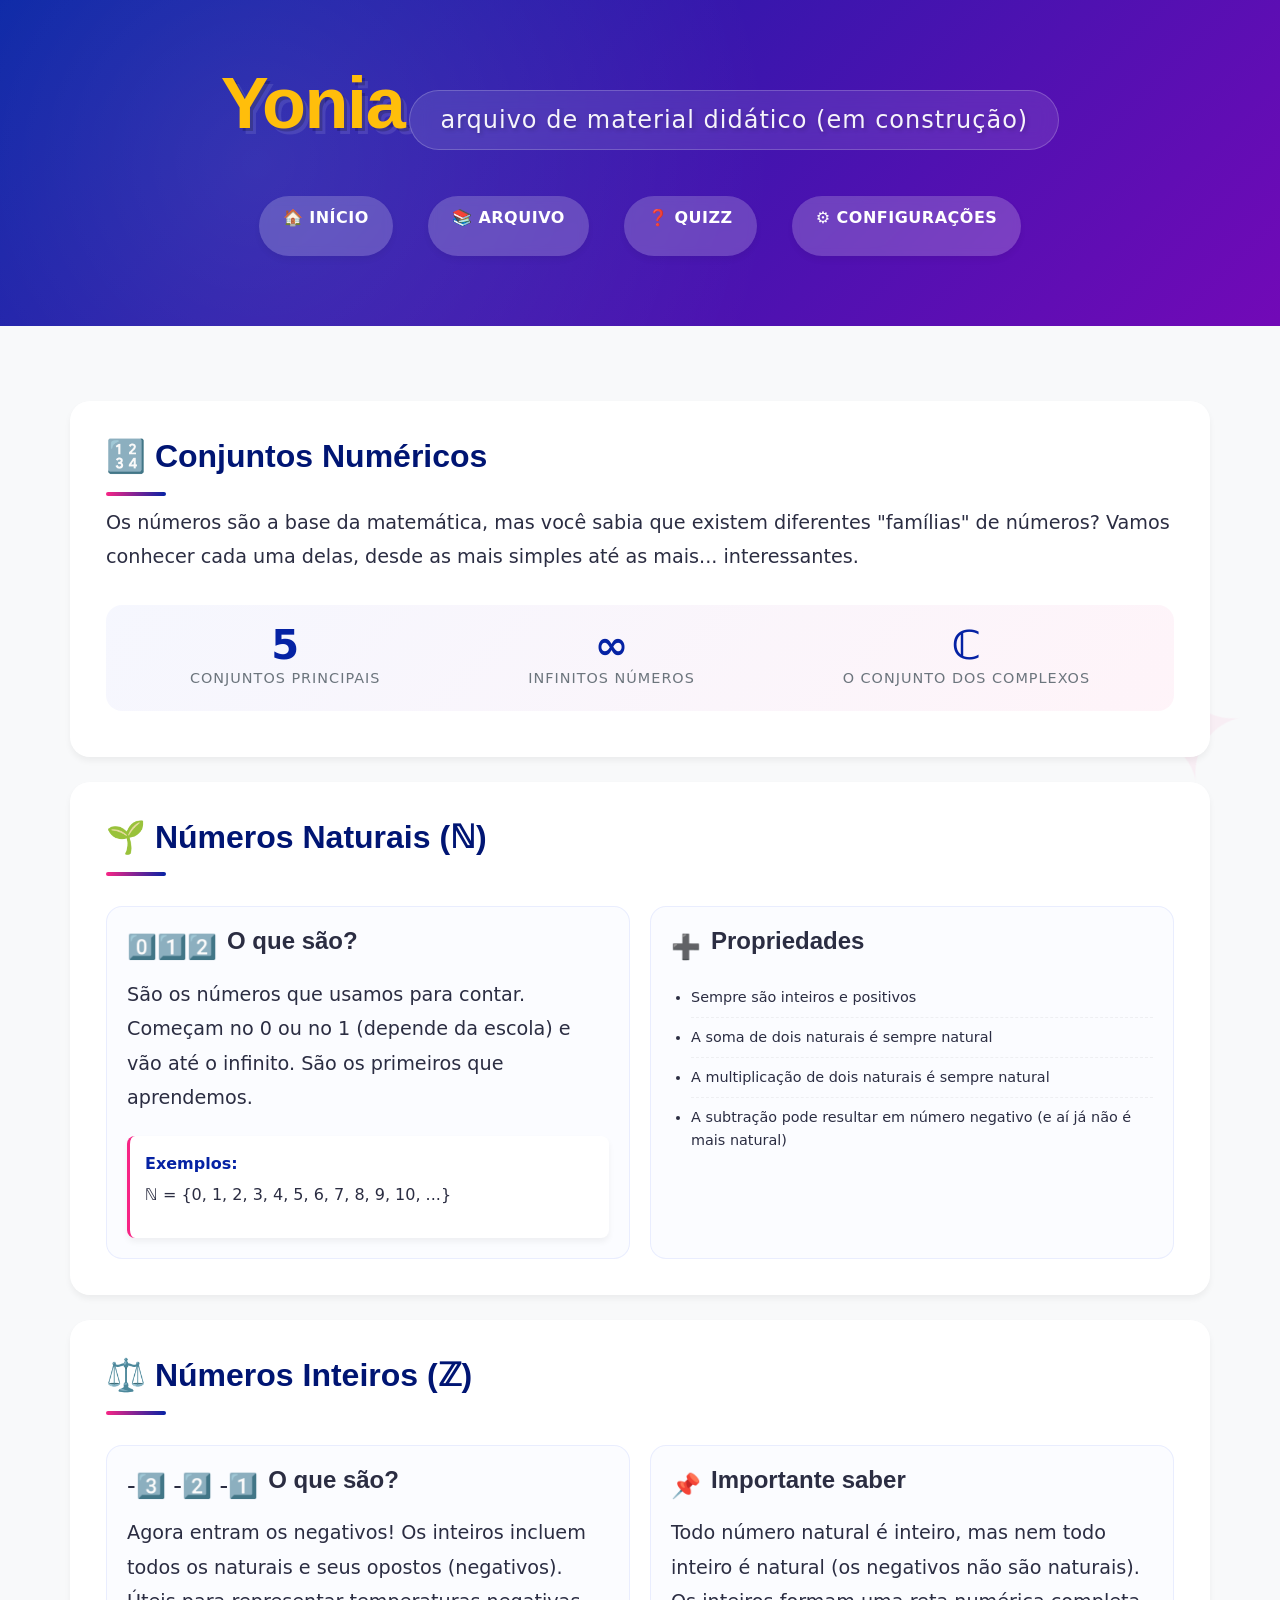
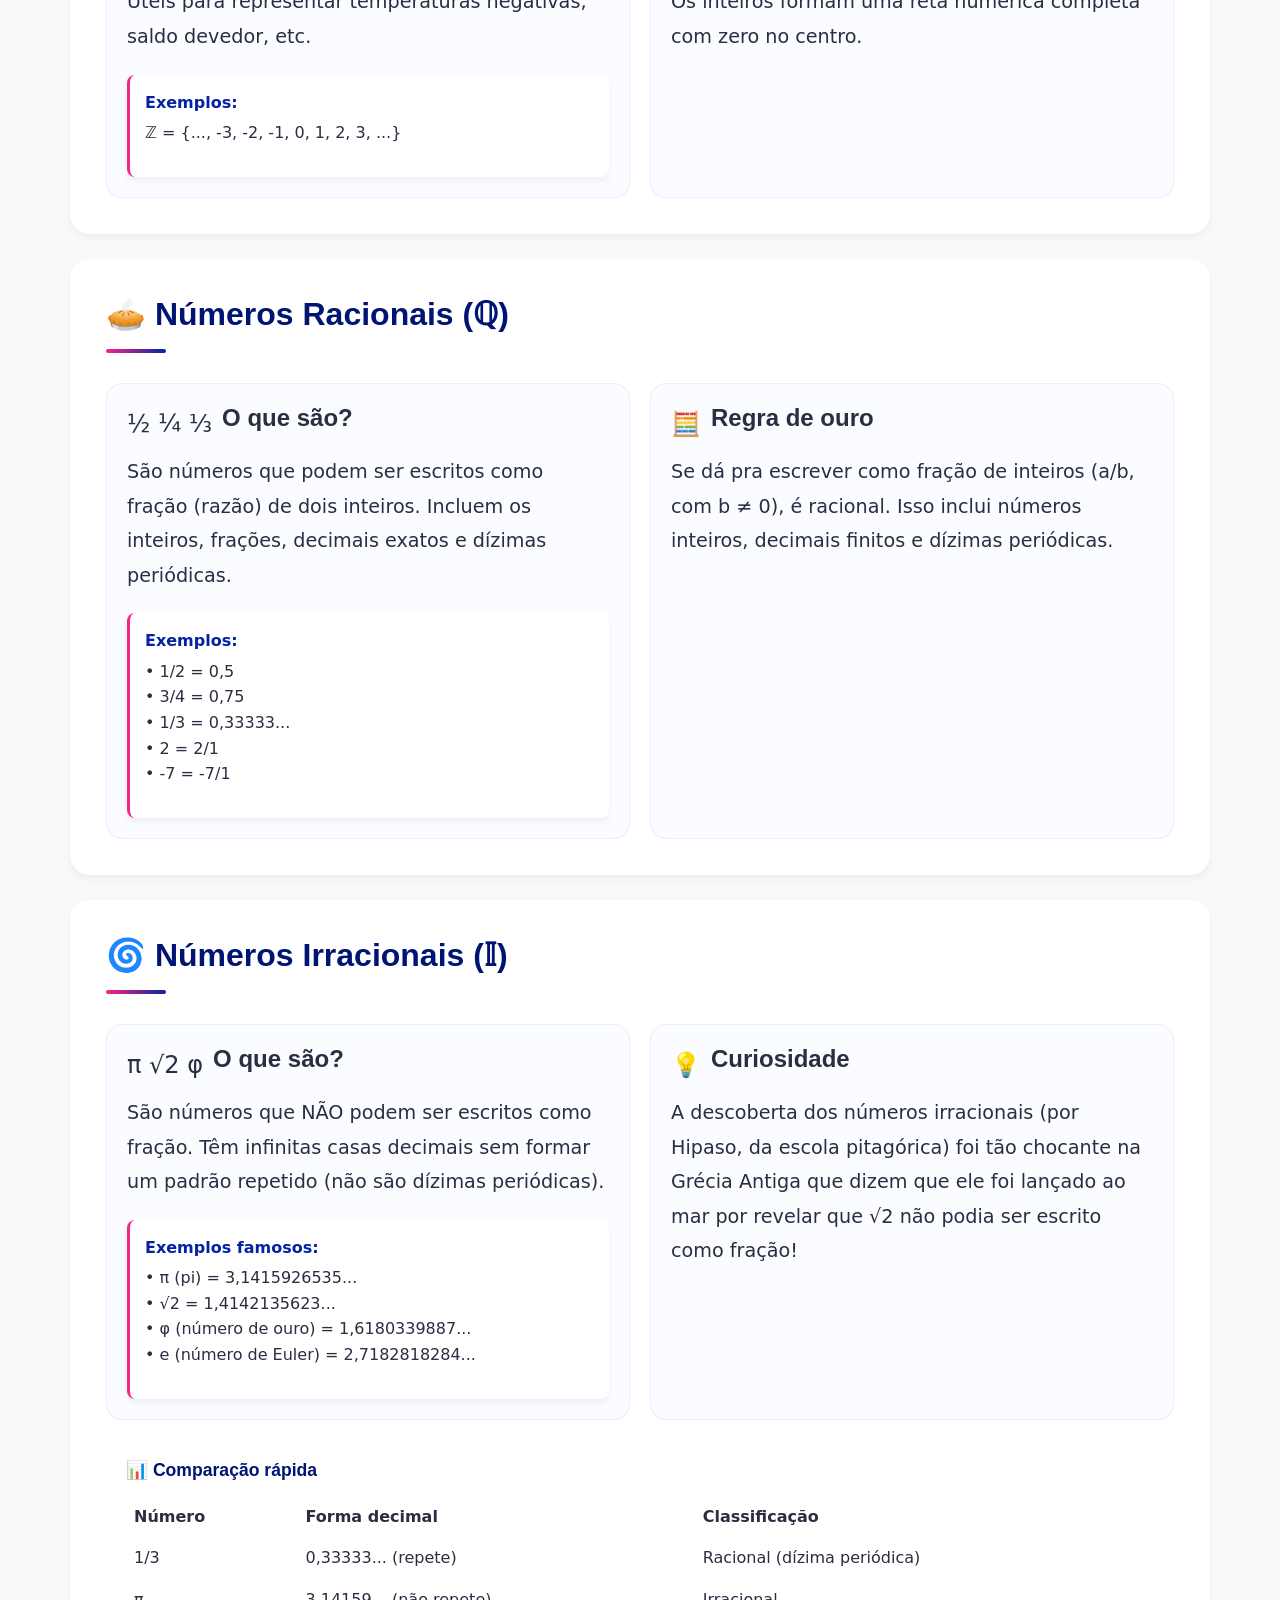
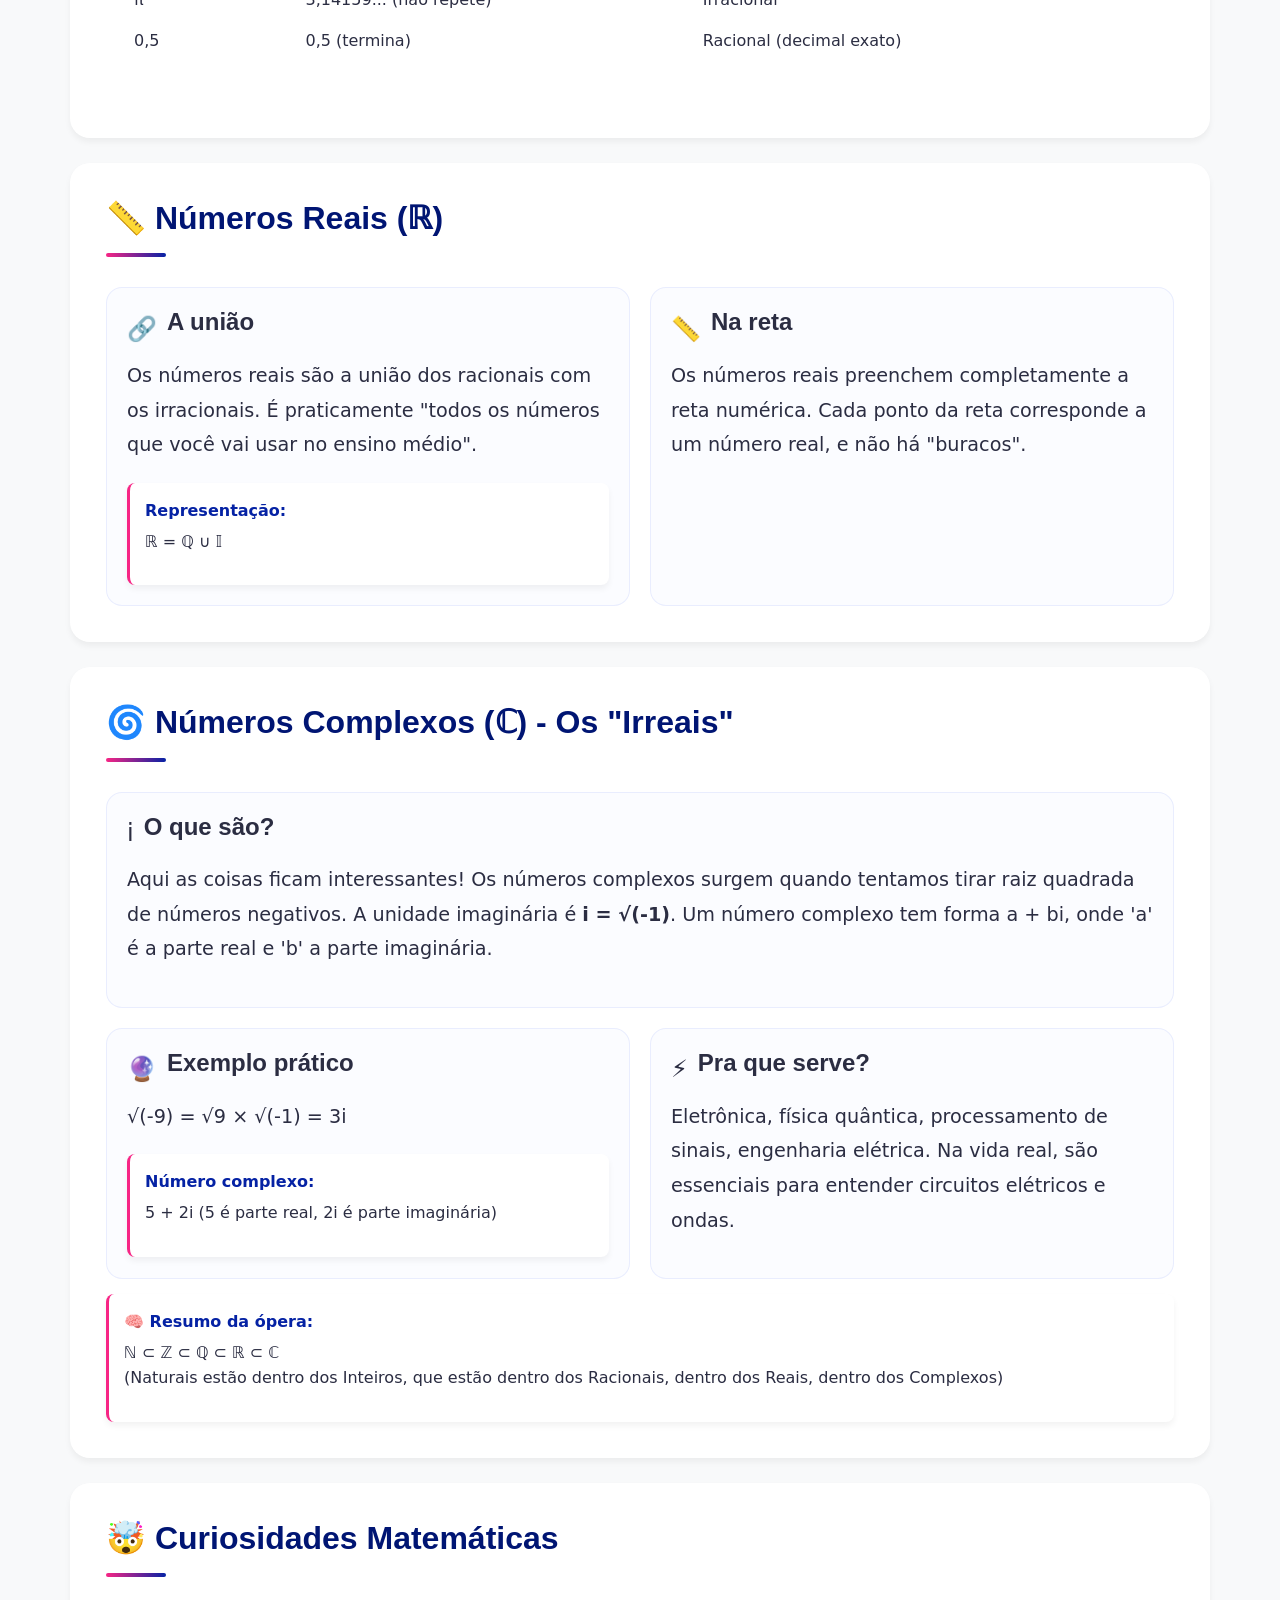
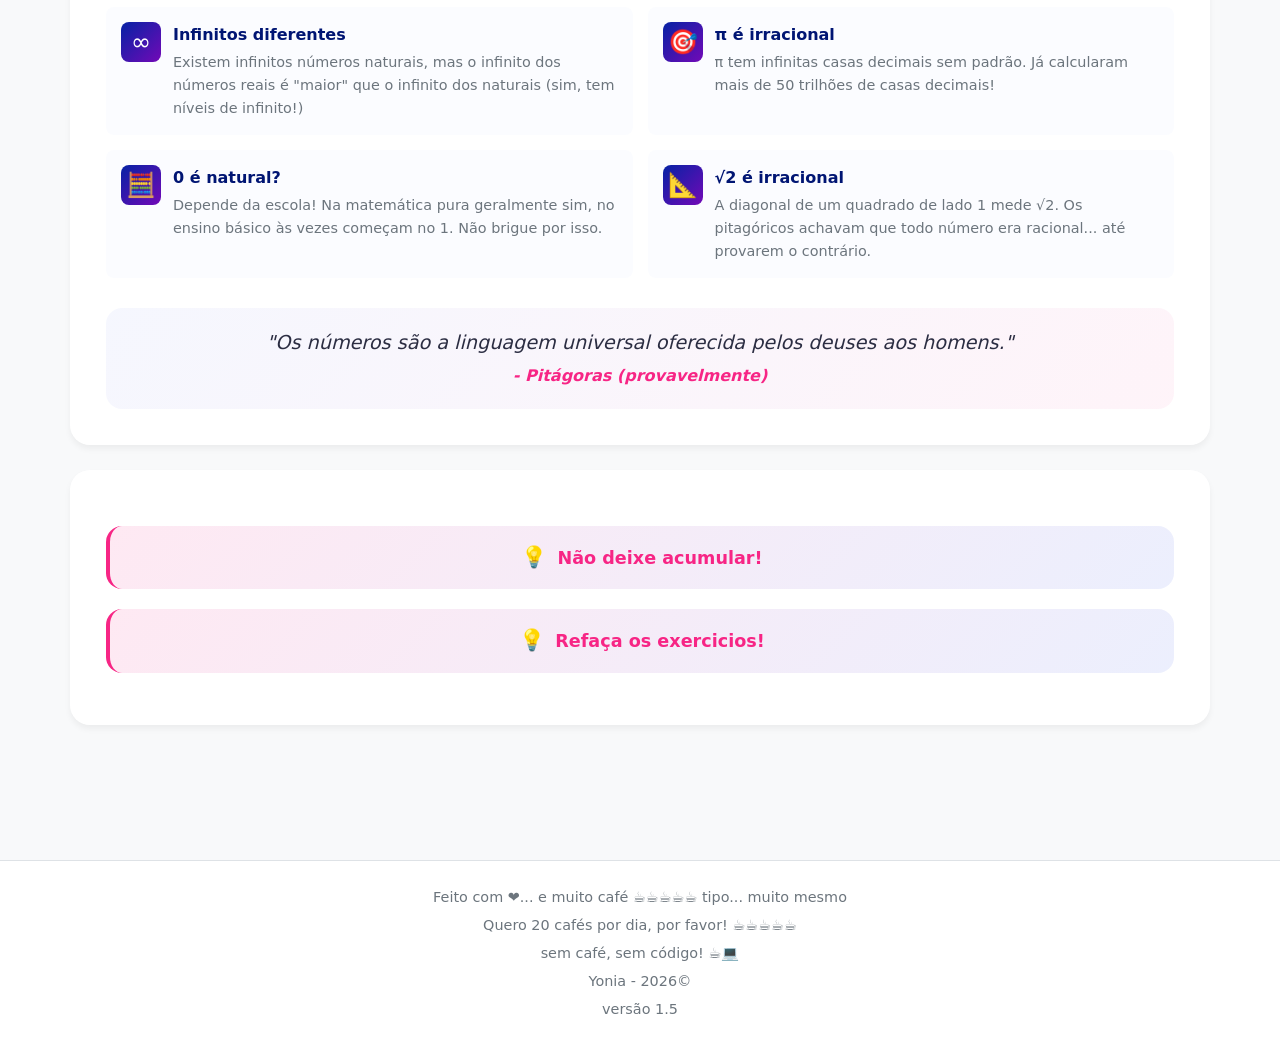
<file: src/arcevo/matematica/conjunto-numerico.html>
<!DOCTYPE html>
<html lang="pt-br">
<head>
    <meta charset="UTF-8">
    <meta name="viewport" content="width=device-width, initial-scale=1.0">
    <title>Yonia - Conjuntos Numéricos 🔢</title>
        <link rel="stylesheet" href="../../../style/padrão.css">
        <link rel="stylesheet" href="../../../style/comum.css">
        <link rel="stylesheet" href="../../../style/header.css">
        <link rel="stylesheet" href="../../../style/footer.css">

</head>
<body>

    <script src="../../../script/header.js"></script>


    <main class="pagina">
        <!-- Card de Introdução -->
        <section class="cartao">
            <h2 class="subtitulo">🔢 Conjuntos Numéricos</h2>
            <p class="texto">Os números são a base da matemática, mas você sabia que existem diferentes "famílias" de números? Vamos conhecer cada uma delas, desde as mais simples até as mais... interessantes.</p>
            
            <div class="destaque-info">
                <div class="info-item">
                    <span class="info-numero">5</span>
                    <span class="info-rotulo">conjuntos principais</span>
                </div>
                <div class="info-item">
                    <span class="info-numero">∞</span>
                    <span class="info-rotulo">infinitos números</span>
                </div>
                <div class="info-item">
                    <span class="info-numero">ℂ</span>
                    <span class="info-rotulo">o conjunto dos complexos</span>
                </div>
            </div>
        </section>

        <!-- Card dos Naturais -->
        <section class="cartao">
            <h2 class="subtitulo">🌱 Números Naturais (ℕ)</h2>
            
            <div class="estrutura-grid">
                <div class="estrutura-item">
                    <div class="estrutura-titulo">
                        <span class="estrutura-icone">0️⃣1️⃣2️⃣</span>
                        <h3>O que são?</h3>
                    </div>
                    <p class="texto">São os números que usamos para contar. Começam no 0 ou no 1 (depende da escola) e vão até o infinito. São os primeiros que aprendemos.</p>
                    <div class="exemplo-card">
                        <strong>Exemplos:</strong>
                        <p>ℕ = {0, 1, 2, 3, 4, 5, 6, 7, 8, 9, 10, ...}</p>
                    </div>
                </div>

                <div class="estrutura-item">
                    <div class="estrutura-titulo">
                        <span class="estrutura-icone">➕</span>
                        <h3>Propriedades</h3>
                    </div>
                    <ul class="lista-repertorios" style="list-style: disc; padding-left: 20px;">
                        <li>Sempre são inteiros e positivos</li>
                        <li>A soma de dois naturais é sempre natural</li>
                        <li>A multiplicação de dois naturais é sempre natural</li>
                        <li>A subtração pode resultar em número negativo (e aí já não é mais natural)</li>
                    </ul>
                </div>
            </div>
        </section>

        <!-- Card dos Inteiros -->
        <section class="cartao">
            <h2 class="subtitulo">⚖️ Números Inteiros (ℤ)</h2>
            
            <div class="estrutura-grid">
                <div class="estrutura-item">
                    <div class="estrutura-titulo">
                        <span class="estrutura-icone">-3️⃣ -2️⃣ -1️⃣</span>
                        <h3>O que são?</h3>
                    </div>
                    <p class="texto">Agora entram os negativos! Os inteiros incluem todos os naturais e seus opostos (negativos). Úteis para representar temperaturas negativas, saldo devedor, etc.</p>
                    <div class="exemplo-card">
                        <strong>Exemplos:</strong>
                        <p>ℤ = {..., -3, -2, -1, 0, 1, 2, 3, ...}</p>
                    </div>
                </div>

                <div class="estrutura-item">
                    <div class="estrutura-titulo">
                        <span class="estrutura-icone">📌</span>
                        <h3>Importante saber</h3>
                    </div>
                    <p class="texto">Todo número natural é inteiro, mas nem todo inteiro é natural (os negativos não são naturais). Os inteiros formam uma reta numérica completa com zero no centro.</p>
                </div>
            </div>
        </section>

        <!-- Card dos Racionais -->
        <section class="cartao">
            <h2 class="subtitulo">🥧 Números Racionais (ℚ)</h2>
            
            <div class="estrutura-grid">
                <div class="estrutura-item">
                    <div class="estrutura-titulo">
                        <span class="estrutura-icone">½ ¼ ⅓</span>
                        <h3>O que são?</h3>
                    </div>
                    <p class="texto">São números que podem ser escritos como fração (razão) de dois inteiros. Incluem os inteiros, frações, decimais exatos e dízimas periódicas.</p>
                    <div class="exemplo-card">
                        <strong>Exemplos:</strong>
                        <p>• 1/2 = 0,5<br>• 3/4 = 0,75<br>• 1/3 = 0,33333...<br>• 2 = 2/1<br>• -7 = -7/1</p>
                    </div>
                </div>

                <div class="estrutura-item">
                    <div class="estrutura-titulo">
                        <span class="estrutura-icone">🧮</span>
                        <h3>Regra de ouro</h3>
                    </div>
                    <p class="texto">Se dá pra escrever como fração de inteiros (a/b, com b ≠ 0), é racional. Isso inclui números inteiros, decimais finitos e dízimas periódicas.</p>
                </div>
            </div>
        </section>

        <!-- Card dos Irracionais -->
        <section class="cartao">
            <h2 class="subtitulo">🌀 Números Irracionais (𝕀)</h2>
            
            <div class="estrutura-grid">
                <div class="estrutura-item">
                    <div class="estrutura-titulo">
                        <span class="estrutura-icone">π √2 φ</span>
                        <h3>O que são?</h3>
                    </div>
                    <p class="texto">São números que NÃO podem ser escritos como fração. Têm infinitas casas decimais sem formar um padrão repetido (não são dízimas periódicas).</p>
                    <div class="exemplo-card">
                        <strong>Exemplos famosos:</strong>
                        <p>• π (pi) = 3,1415926535...<br>• √2 = 1,4142135623...<br>• φ (número de ouro) = 1,6180339887...<br>• e (número de Euler) = 2,7182818284...</p>
                    </div>
                </div>

                <div class="estrutura-item">
                    <div class="estrutura-titulo">
                        <span class="estrutura-icone">💡</span>
                        <h3>Curiosidade</h3>
                    </div>
                    <p class="texto">A descoberta dos números irracionais (por Hipaso, da escola pitagórica) foi tão chocante na Grécia Antiga que dizem que ele foi lançado ao mar por revelar que √2 não podia ser escrito como fração!</p>
                </div>
            </div>

            <div class="repertorios-container" style="margin-top: 20px;">
                <div class="repertorio-categoria" style="grid-column: span 3;">
                    <h4>📊 Comparação rápida</h4>
                    <table style="width: 100%; border-collapse: collapse;">
                        <tr style="border-bottom: 2px solid var(--primary);">
                            <th style="text-align: left; padding: 8px;">Número</th>
                            <th style="text-align: left; padding: 8px;">Forma decimal</th>
                            <th style="text-align: left; padding: 8px;">Classificação</th>
                        </tr>
                        <tr>
                            <td style="padding: 8px;">1/3</td>
                            <td style="padding: 8px;">0,33333... (repete)</td>
                            <td style="padding: 8px;">Racional (dízima periódica)</td>
                        </tr>
                        <tr>
                            <td style="padding: 8px;">π</td>
                            <td style="padding: 8px;">3,14159... (não repete)</td>
                            <td style="padding: 8px;">Irracional</td>
                        </tr>
                        <tr>
                            <td style="padding: 8px;">0,5</td>
                            <td style="padding: 8px;">0,5 (termina)</td>
                            <td style="padding: 8px;">Racional (decimal exato)</td>
                        </tr>
                    </table>
                </div>
            </div>
        </section>

        <!-- Card dos Reais -->
        <section class="cartao">
            <h2 class="subtitulo">📏 Números Reais (ℝ)</h2>
            
            <div class="estrutura-grid">
                <div class="estrutura-item">
                    <div class="estrutura-titulo">
                        <span class="estrutura-icone">🔗</span>
                        <h3>A união</h3>
                    </div>
                    <p class="texto">Os números reais são a união dos racionais com os irracionais. É praticamente "todos os números que você vai usar no ensino médio".</p>
                    <div class="exemplo-card">
                        <strong>Representação:</strong>
                        <p>ℝ = ℚ ∪ 𝕀</p>
                    </div>
                </div>

                <div class="estrutura-item">
                    <div class="estrutura-titulo">
                        <span class="estrutura-icone">📏</span>
                        <h3>Na reta</h3>
                    </div>
                    <p class="texto">Os números reais preenchem completamente a reta numérica. Cada ponto da reta corresponde a um número real, e não há "buracos".</p>
                </div>
            </div>
        </section>

        <!-- Card dos Complexos / Irreais -->
        <section class="cartao">
            <h2 class="subtitulo">🌀 Números Complexos (ℂ) - Os "Irreais"</h2>
            
            <div class="estrutura-grid">
                <div class="estrutura-item" style="grid-column: span 2;">
                    <div class="estrutura-titulo">
                        <span class="estrutura-icone">i</span>
                        <h3>O que são?</h3>
                    </div>
                    <p class="texto">Aqui as coisas ficam interessantes! Os números complexos surgem quando tentamos tirar raiz quadrada de números negativos. A unidade imaginária é <strong>i = √(-1)</strong>. Um número complexo tem forma a + bi, onde 'a' é a parte real e 'b' a parte imaginária.</p>
                </div>
            </div>

            <div class="estrutura-grid">
                <div class="estrutura-item">
                    <div class="estrutura-titulo">
                        <span class="estrutura-icone">🔮</span>
                        <h3>Exemplo prático</h3>
                    </div>
                    <p class="texto">√(-9) = √9 × √(-1) = 3i</p>
                    <div class="exemplo-card">
                        <strong>Número complexo:</strong>
                        <p>5 + 2i (5 é parte real, 2i é parte imaginária)</p>
                    </div>
                </div>

                <div class="estrutura-item">
                    <div class="estrutura-titulo">
                        <span class="estrutura-icone">⚡</span>
                        <h3>Pra que serve?</h3>
                    </div>
                    <p class="texto">Eletrônica, física quântica, processamento de sinais, engenharia elétrica. Na vida real, são essenciais para entender circuitos elétricos e ondas.</p>
                </div>
            </div>

            <div class="exemplo-card" style="margin-top: 15px;">
                <strong>🧠 Resumo da ópera:</strong>
                <p>ℕ ⊂ ℤ ⊂ ℚ ⊂ ℝ ⊂ ℂ<br>
                (Naturais estão dentro dos Inteiros, que estão dentro dos Racionais, dentro dos Reais, dentro dos Complexos)</p>
            </div>
        </section>

        <!-- Card de Curiosidades -->
        <section class="cartao">
            <h2 class="subtitulo">🤯 Curiosidades Matemáticas</h2>
            
            <div class="dicas-grid">
                <div class="dica">
                    <span class="dica-icone">∞</span>
                    <div>
                        <strong>Infinitos diferentes</strong>
                        <p>Existem infinitos números naturais, mas o infinito dos números reais é "maior" que o infinito dos naturais (sim, tem níveis de infinito!)</p>
                    </div>
                </div>
                
                <div class="dica">
                    <span class="dica-icone">🎯</span>
                    <div>
                        <strong>π é irracional</strong>
                        <p>π tem infinitas casas decimais sem padrão. Já calcularam mais de 50 trilhões de casas decimais!</p>
                    </div>
                </div>
                
                <div class="dica">
                    <span class="dica-icone">🧮</span>
                    <div>
                        <strong>0 é natural?</strong>
                        <p>Depende da escola! Na matemática pura geralmente sim, no ensino básico às vezes começam no 1. Não brigue por isso.</p>
                    </div>
                </div>
                
                <div class="dica">
                    <span class="dica-icone">📐</span>
                    <div>
                        <strong>√2 é irracional</strong>
                        <p>A diagonal de um quadrado de lado 1 mede √2. Os pitagóricos achavam que todo número era racional... até provarem o contrário.</p>
                    </div>
                </div>
            </div>

            <div class="frase-motivacional">
                <p>"Os números são a linguagem universal oferecida pelos deuses aos homens."</p>
                <span>- Pitágoras (provavelmente)</span>
            </div>
        </section>

        <!-- Botões de navegação -->
        <section class="cartao" style="text-align: center;">
            <p class="shine" style="margin-top: 20px;">Não deixe acumular!</p>
            <p class="shine" style="margin-top: 20px;">Refaça os exercicios!</p>
        </section>
    </main>

        <script src="../../../script/footer.js"></script>
</body>
</html>
</file>
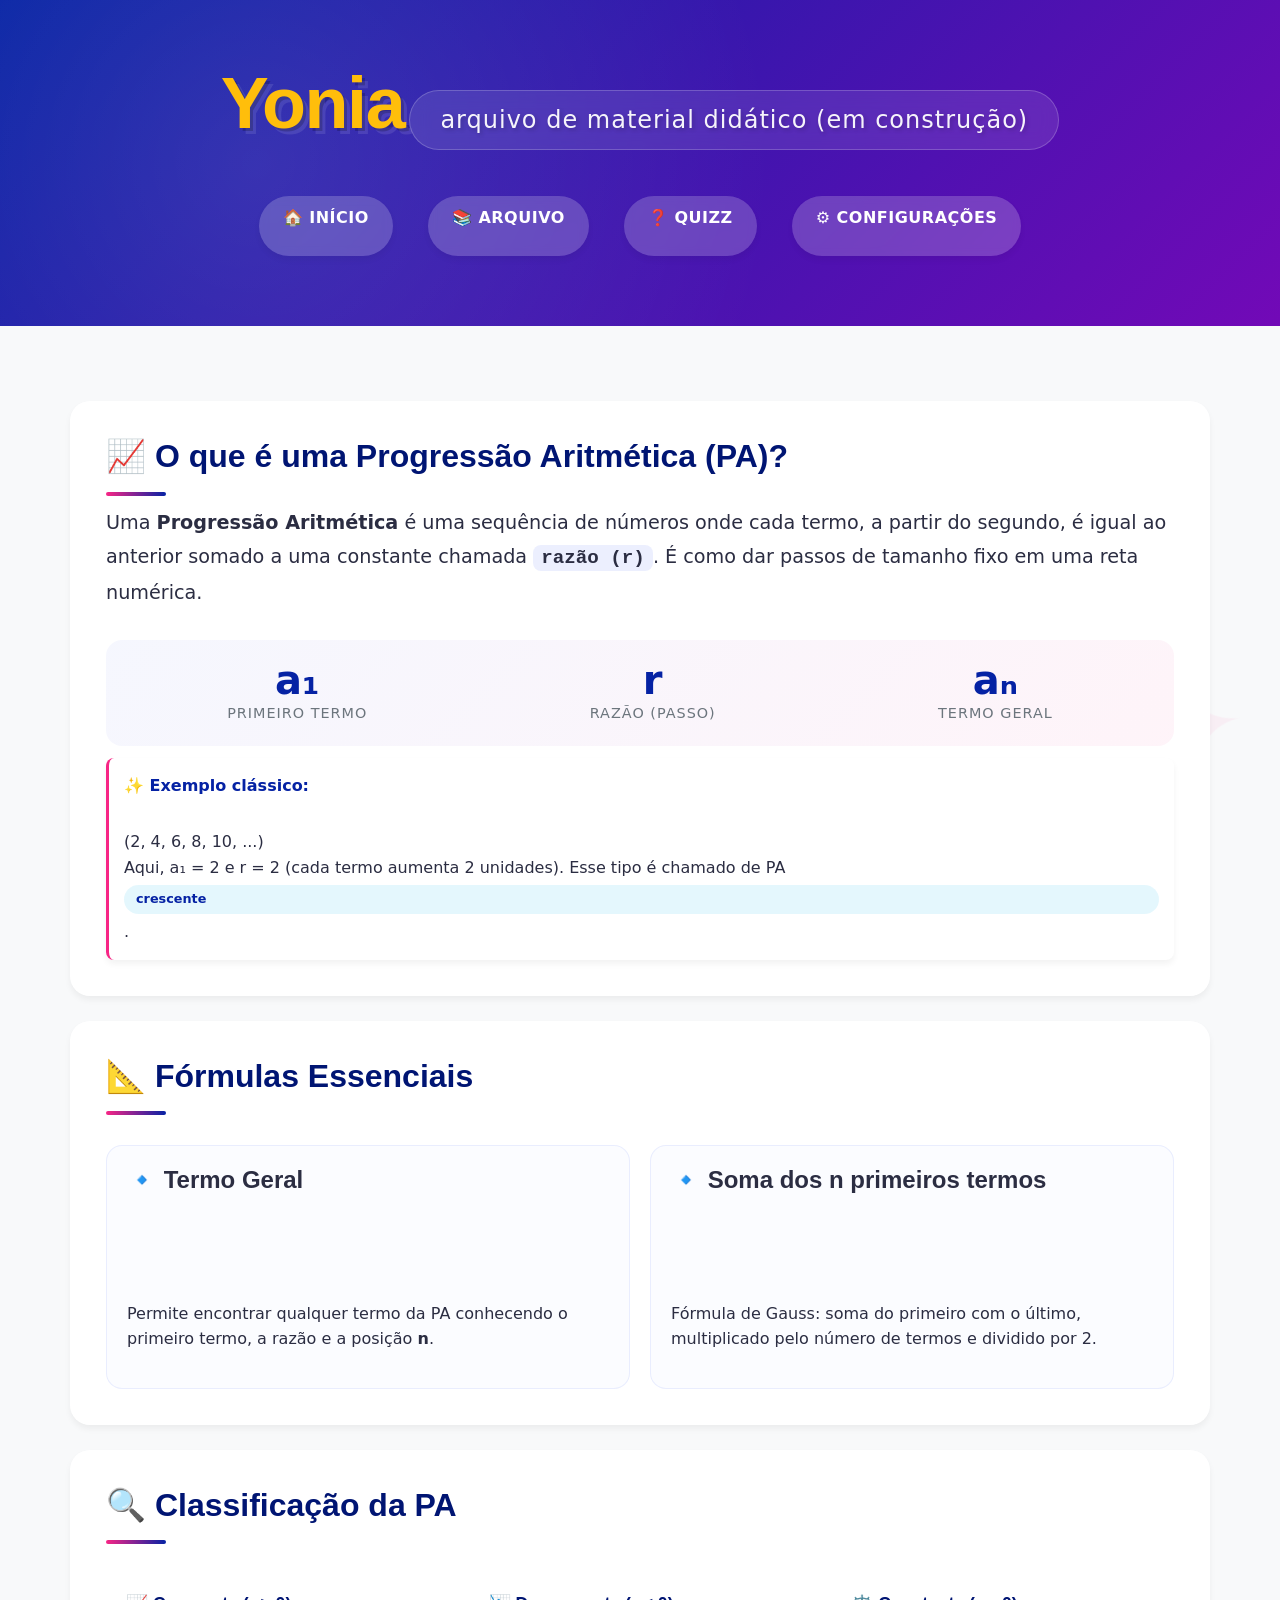
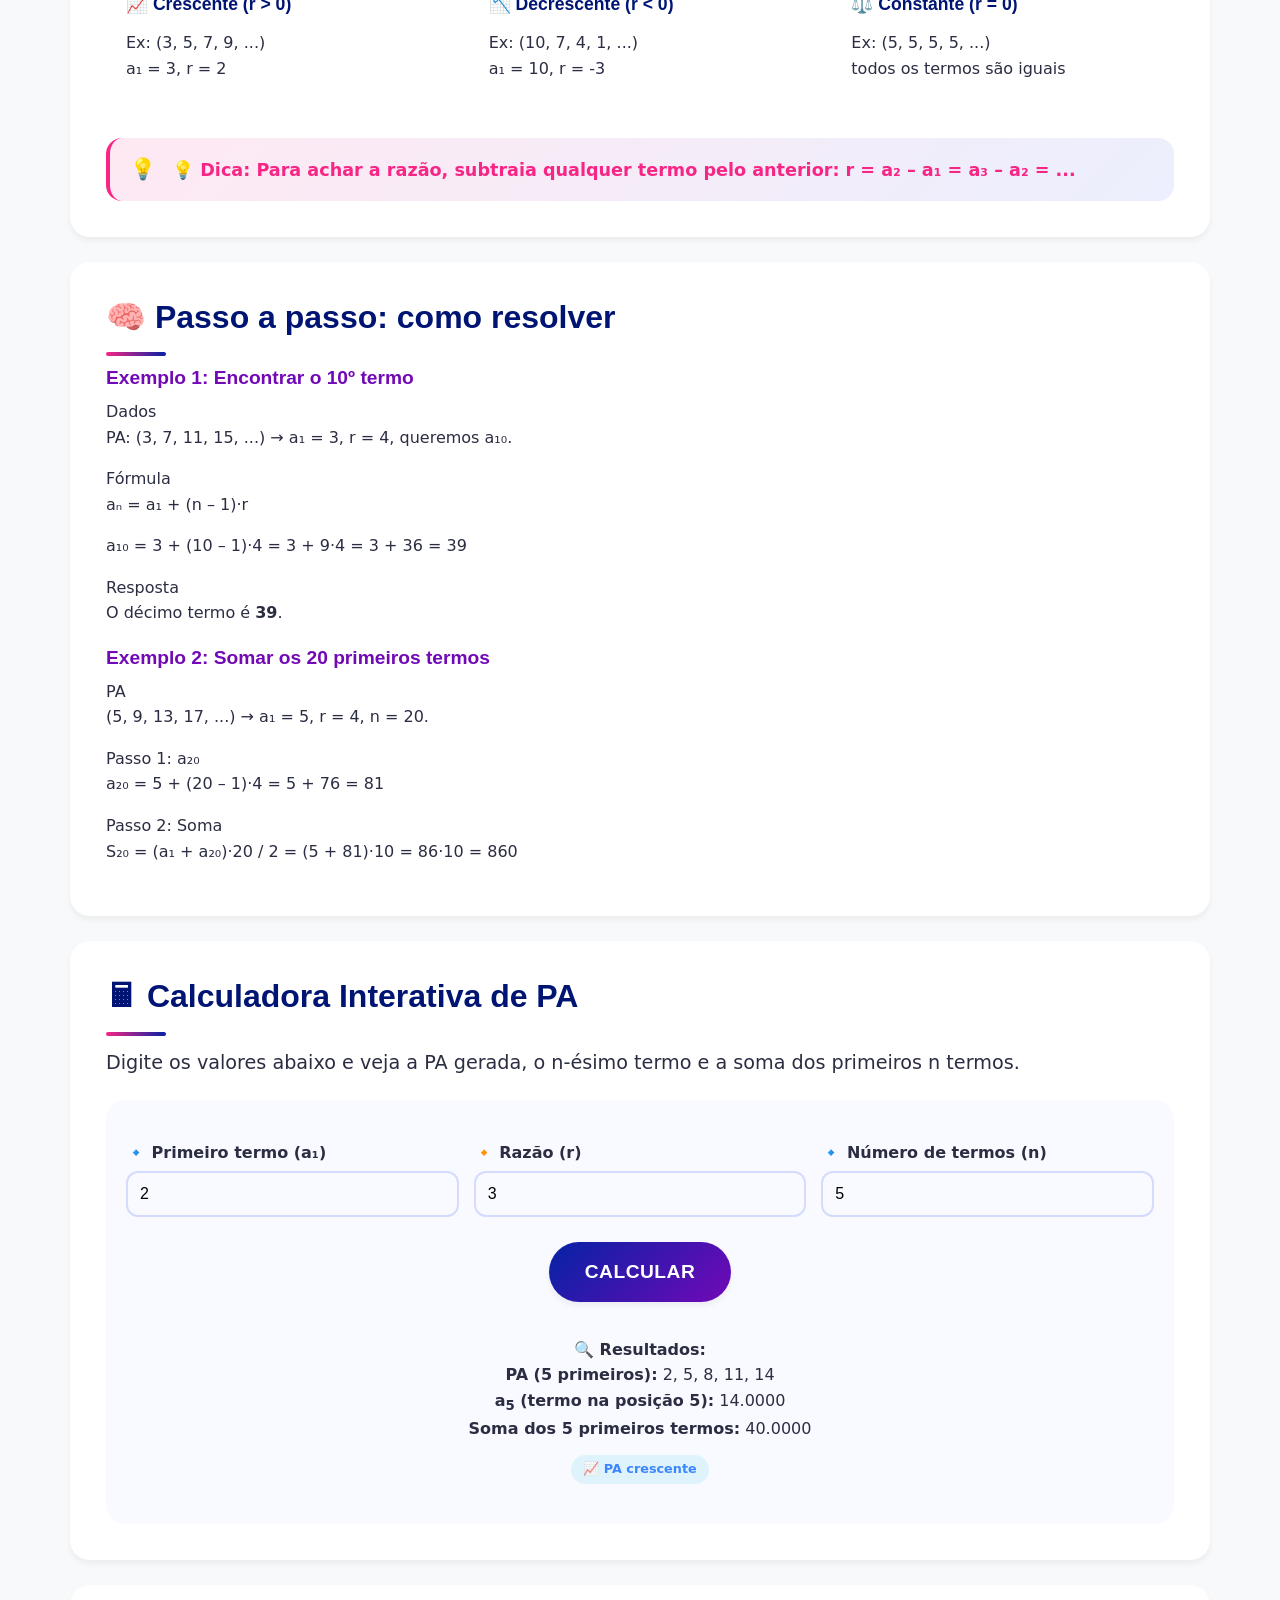
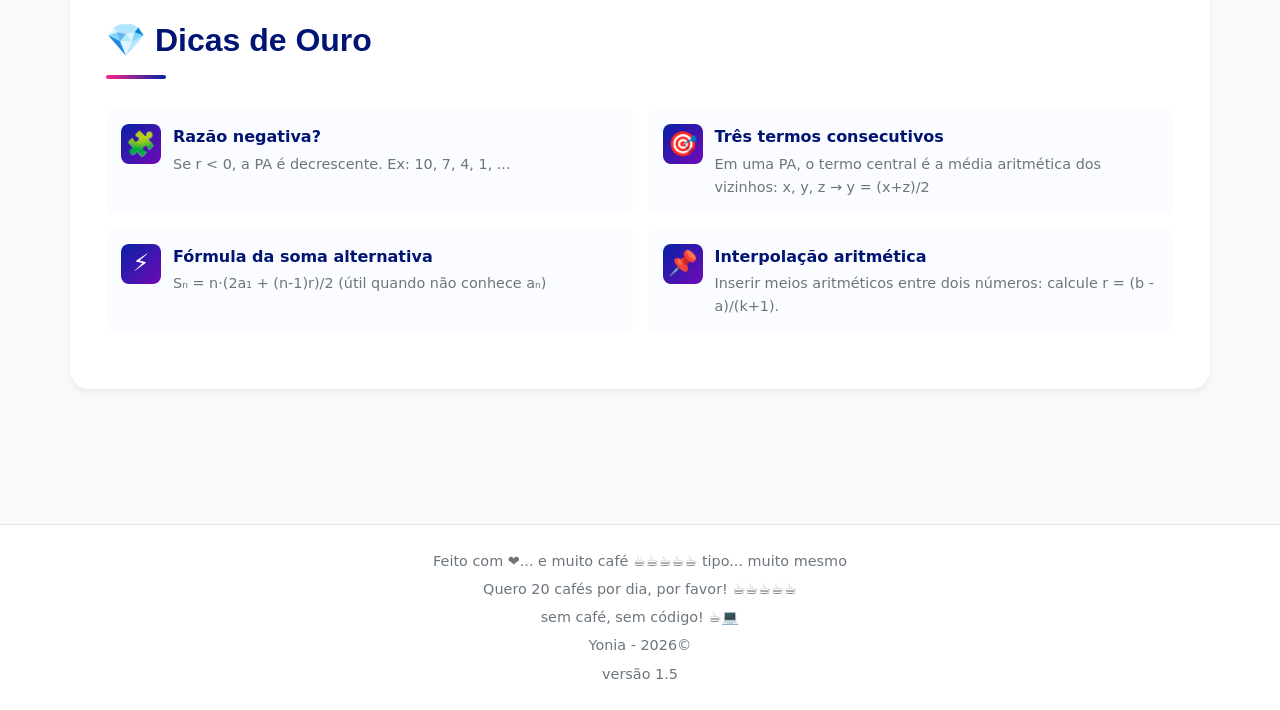
<file: src/arcevo/matematica/progrecao-aritimetrica.html>
<!DOCTYPE html>
<html lang="pt-br">
<head>
    <meta charset="UTF-8">
    <meta name="viewport" content="width=device-width, initial-scale=1.0">
    <title>Yonia - Progressão Aritmética (PA) ➕</title>

        <link rel="stylesheet" href="../../../style/padrão.css">
        <link rel="stylesheet" href="../../../style/comum.css">
        <link rel="stylesheet" href="../../../style/header.css">
        <link rel="stylesheet" href="../../../style/footer.css">

        
    <style>
        /* Estilos extras para melhor organização e interatividade */
        .formula {
            font-size: 1.8rem;
            font-weight: 700;
            text-align: center;
            background: linear-gradient(135deg, var(--primary), var(--secondary));
            -webkit-background-clip: text;
            background-clip: text;
            color: transparent;
            padding: 15px;
            margin: 15px 0;
            font-family: monospace;
        }
        .formula-inline {
            font-family: monospace;
            font-weight: 600;
            background: rgba(67, 97, 238, 0.1);
            padding: 2px 8px;
            border-radius: 8px;
        }
        .calculadora-pa {
            background: rgba(67, 97, 238, 0.03);
            border-radius: 20px;
            padding: 20px;
            margin-top: 20px;
        }
        .campo-input {
            display: flex;
            flex-wrap: wrap;
            gap: 15px;
            margin: 20px 0;
            justify-content: center;
        }
        .input-group {
            flex: 1;
            min-width: 150px;
        }
        .input-group label {
            display: block;
            font-weight: 600;
            margin-bottom: 5px;
            color: var(--text-light);
        }
        .input-group input {
            width: 100%;
            padding: 12px;
            border: 2px solid rgba(67, 97, 238, 0.2);
            border-radius: 12px;
            font-size: 1rem;
            background: var(--surface);
            transition: all 0.2s;
        }
        .input-group input:focus {
            outline: none;
            border-color: var(--primary);
            box-shadow: 0 0 0 3px rgba(67, 97, 238, 0.1);
        }
        .resultado-pa {
            background: var(--surface);
            padding: 15px;
            border-radius: 16px;
            margin-top: 15px;
            text-align: center;
            border-left: 4px solid var(--accent);
        }
        .tipo-pa {
            display: inline-block;
            padding: 4px 12px;
            border-radius: 20px;
            font-size: 0.8rem;
            font-weight: 600;
            margin: 5px 0;
        }
        .crescente { background: rgba(76, 201, 240, 0.15); color: #3a86ff; }
        .decrescente { background: rgba(247, 37, 133, 0.15); color: #b5179e; }
        .constante { background: rgba(255, 193, 7, 0.15); color: #ffbe0b; }
    </style>
</head>
<body>

    <script src="../../../script/header.js"></script>
    <main class="pagina">

        <!-- Card 1: Introdução -->
        <section class="cartao">
            <h2 class="subtitulo">📈 O que é uma Progressão Aritmética (PA)?</h2>
            <p class="texto">Uma <strong>Progressão Aritmética</strong> é uma sequência de números onde cada termo, a partir do segundo, é igual ao anterior somado a uma constante chamada <strong class="formula-inline">razão (r)</strong>. É como dar passos de tamanho fixo em uma reta numérica.</p>
            
            <div class="destaque-info">
                <div class="info-item">
                    <span class="info-numero">a₁</span>
                    <span class="info-rotulo">primeiro termo</span>
                </div>
                <div class="info-item">
                    <span class="info-numero">r</span>
                    <span class="info-rotulo">razão (passo)</span>
                </div>
                <div class="info-item">
                    <span class="info-numero">aₙ</span>
                    <span class="info-rotulo">termo geral</span>
                </div>
            </div>

            <div class="exemplo-card">
                <strong>✨ Exemplo clássico:</strong><br>
                (2, 4, 6, 8, 10, ...)<br>
                Aqui, a₁ = 2 e r = 2 (cada termo aumenta 2 unidades).  
                Esse tipo é chamado de PA <strong class="tipo-pa crescente">crescente</strong>.
            </div>
        </section>

        <!-- Card 2: Fórmulas principais -->
        <section class="cartao">
            <h2 class="subtitulo">📐 Fórmulas Essenciais</h2>
            <div class="estrutura-grid">
                <div class="estrutura-item">
                    <h3>🔹 Termo Geral</h3>
                    <p class="formula">aₙ = a₁ + (n - 1) · r</p>
                    <p>Permite encontrar qualquer termo da PA conhecendo o primeiro termo, a razão e a posição <strong>n</strong>.</p>
                </div>
                <div class="estrutura-item">
                    <h3>🔹 Soma dos n primeiros termos</h3>
                    <p class="formula">Sₙ = (a₁ + aₙ) · n / 2</p>
                    <p>Fórmula de Gauss: soma do primeiro com o último, multiplicado pelo número de termos e dividido por 2.</p>
                </div>
            </div>
        </section>

        <!-- Card 3: Como identificar e classificar uma PA -->
        <section class="cartao">
            <h2 class="subtitulo">🔍 Classificação da PA</h2>
            <div class="repertorios-container">
                <div class="repertorio-categoria">
                    <h4>📈 Crescente (r > 0)</h4>
                    <p>Ex: (3, 5, 7, 9, ...)<br>a₁ = 3, r = 2</p>
                </div>
                <div class="repertorio-categoria">
                    <h4>📉 Decrescente (r < 0)</h4>
                    <p>Ex: (10, 7, 4, 1, ...)<br>a₁ = 10, r = -3</p>
                </div>
                <div class="repertorio-categoria">
                    <h4>⚖️ Constante (r = 0)</h4>
                    <p>Ex: (5, 5, 5, 5, ...)<br>todos os termos são iguais</p>
                </div>
            </div>
            <div class="shine" style="margin-top: 10px;">
                💡 <strong>Dica:</strong> Para achar a razão, subtraia qualquer termo pelo anterior: r = a₂ – a₁ = a₃ – a₂ = ...
            </div>
        </section>

        <!-- Card 4: Exemplos práticos e passo a passo -->
        <section class="cartao">
            <h2 class="subtitulo">🧠 Passo a passo: como resolver</h2>
            <div class="redacao-modelo">
                <h4>Exemplo 1: Encontrar o 10º termo</h4>
                <div class="paragrafo-modelo">
                    <span class="paragrafo-label">Dados</span>
                    <p>PA: (3, 7, 11, 15, ...) → a₁ = 3, r = 4, queremos a₁₀.</p>
                </div>
                <div class="paragrafo-modelo">
                    <span class="paragrafo-label">Fórmula</span>
                    <p>aₙ = a₁ + (n – 1)·r</p>
                    <p>a₁₀ = 3 + (10 – 1)·4 = 3 + 9·4 = 3 + 36 = 39</p>
                </div>
                <div class="paragrafo-modelo">
                    <span class="paragrafo-label">Resposta</span>
                    <p>O décimo termo é <strong>39</strong>.</p>
                </div>
            </div>

            <div class="redacao-modelo" style="margin-top: 20px;">
                <h4>Exemplo 2: Somar os 20 primeiros termos</h4>
                <div class="paragrafo-modelo">
                    <span class="paragrafo-label">PA</span>
                    <p>(5, 9, 13, 17, ...) → a₁ = 5, r = 4, n = 20.</p>
                </div>
                <div class="paragrafo-modelo">
                    <span class="paragrafo-label">Passo 1: a₂₀</span>
                    <p>a₂₀ = 5 + (20 – 1)·4 = 5 + 76 = 81</p>
                </div>
                <div class="paragrafo-modelo">
                    <span class="paragrafo-label">Passo 2: Soma</span>
                    <p>S₂₀ = (a₁ + a₂₀)·20 / 2 = (5 + 81)·10 = 86·10 = 860</p>
                </div>
            </div>
        </section>

        <!-- Card 5: Interatividade - Calculadora de PA -->
        <section class="cartao">
            <h2 class="subtitulo">🖩 Calculadora Interativa de PA</h2>
            <p class="texto">Digite os valores abaixo e veja a PA gerada, o n-ésimo termo e a soma dos primeiros n termos.</p>
            
            <div class="calculadora-pa">
                <div class="campo-input">
                    <div class="input-group">
                        <label>🔹 Primeiro termo (a₁)</label>
                        <input type="number" id="a1" value="2" step="any">
                    </div>
                    <div class="input-group">
                        <label>🔸 Razão (r)</label>
                        <input type="number" id="razao" value="3" step="any">
                    </div>
                    <div class="input-group">
                        <label>🔹 Número de termos (n)</label>
                        <input type="number" id="ntermos" value="5" min="1" step="1">
                    </div>
                </div>
                <div style="text-align: center;">
                    <button class="botao" id="calcularPA" style="margin: 5px auto;">Calcular</button>
                </div>
                
                <div id="resultadoPA" class="resultado-pa">
                    <strong>🔍 Resultados:</strong><br>
                    <span id="sequencia">PA: 2, 5, 8, 11, 14, ...</span><br>
                    <span id="termoN">aₙ = 14</span><br>
                    <span id="somaN">Sₙ = 40</span>
                </div>
            </div>
        </section>

        <!-- Card 6: Dicas de ouro -->
        <section class="cartao">
            <h2 class="subtitulo">💎 Dicas de Ouro</h2>
            <div class="dicas-grid">
                <div class="dica">
                    <span class="dica-icone">🧩</span>
                    <div>
                        <strong>Razão negativa?</strong>
                        <p>Se r < 0, a PA é decrescente. Ex: 10, 7, 4, 1, ...</p>
                    </div>
                </div>
                <div class="dica">
                    <span class="dica-icone">🎯</span>
                    <div>
                        <strong>Três termos consecutivos</strong>
                        <p>Em uma PA, o termo central é a média aritmética dos vizinhos: x, y, z → y = (x+z)/2</p>
                    </div>
                </div>
                <div class="dica">
                    <span class="dica-icone">⚡</span>
                    <div>
                        <strong>Fórmula da soma alternativa</strong>
                        <p>Sₙ = n·(2a₁ + (n-1)r)/2 (útil quando não conhece aₙ)</p>
                    </div>
                </div>
                <div class="dica">
                    <span class="dica-icone">📌</span>
                    <div>
                        <strong>Interpolação aritmética</strong>
                        <p>Inserir meios aritméticos entre dois números: calcule r = (b - a)/(k+1).</p>
                    </div>
                </div>
            </div>
        </section>


    </main>

        <script src="../../../script/footer.js"></script>

    <script>
        // Calculadora interativa de PA usando DOM
        function atualizarPA() {
            // Obter valores
            let a1 = parseFloat(document.getElementById('a1').value);
            let r = parseFloat(document.getElementById('razao').value);
            let n = parseInt(document.getElementById('ntermos').value);
            
            // Validações
            if (isNaN(a1)) a1 = 0;
            if (isNaN(r)) r = 0;
            if (isNaN(n) || n < 1) n = 1;
            
            // Calcular o n-ésimo termo
            let an = a1 + (n - 1) * r;
            // Calcular a soma
            let Sn = (a1 + an) * n / 2;
            
            // Gerar os primeiros termos (até no máximo 8 para não poluir)
            let termos = [];
            let limite = Math.min(n, 10);
            for (let i = 1; i <= limite; i++) {
                let termo = a1 + (i - 1) * r;
                // Arredondar para evitar decimais muito longos
                termo = Number(termo.toFixed(4));
                termos.push(termo);
            }
            let sequenciaStr = termos.join(', ');
            if (n > 10) sequenciaStr += ', ...';
            
            // Exibir resultados
            document.getElementById('sequencia').innerHTML = `<strong>PA (${limite} primeiros):</strong> ${sequenciaStr}`;
            document.getElementById('termoN').innerHTML = `<strong>a<sub>${n}</sub> (termo na posição ${n}):</strong> ${an.toFixed(4)}`;
            document.getElementById('somaN').innerHTML = `<strong>Soma dos ${n} primeiros termos:</strong> ${Sn.toFixed(4)}`;
            
            // Adicionar classificação automática
            let classificacao = '';
            if (r > 0) classificacao = '<span class="tipo-pa crescente">📈 PA crescente</span>';
            else if (r < 0) classificacao = '<span class="tipo-pa decrescente">📉 PA decrescente</span>';
            else classificacao = '<span class="tipo-pa constante">⚖️ PA constante</span>';
            
            // Inserir classificação na área de resultado (opcional)
            let resultadoDiv = document.getElementById('resultadoPA');
            let classSpan = resultadoDiv.querySelector('.classificacao-pa');
            if (!classSpan) {
                classSpan = document.createElement('div');
                classSpan.className = 'classificacao-pa';
                classSpan.style.marginTop = '8px';
                resultadoDiv.appendChild(classSpan);
            }
            classSpan.innerHTML = classificacao;
        }
        
        // Configurar evento do botão e atualização automática ao mudar inputs
        document.addEventListener('DOMContentLoaded', () => {
            const btn = document.getElementById('calcularPA');
            const inputs = ['a1', 'razao', 'ntermos'];
            btn.addEventListener('click', atualizarPA);
            inputs.forEach(id => {
                document.getElementById(id).addEventListener('input', atualizarPA);
            });
            atualizarPA(); // executar ao carregar
        });
    </script>
</body>
</html>
</file>
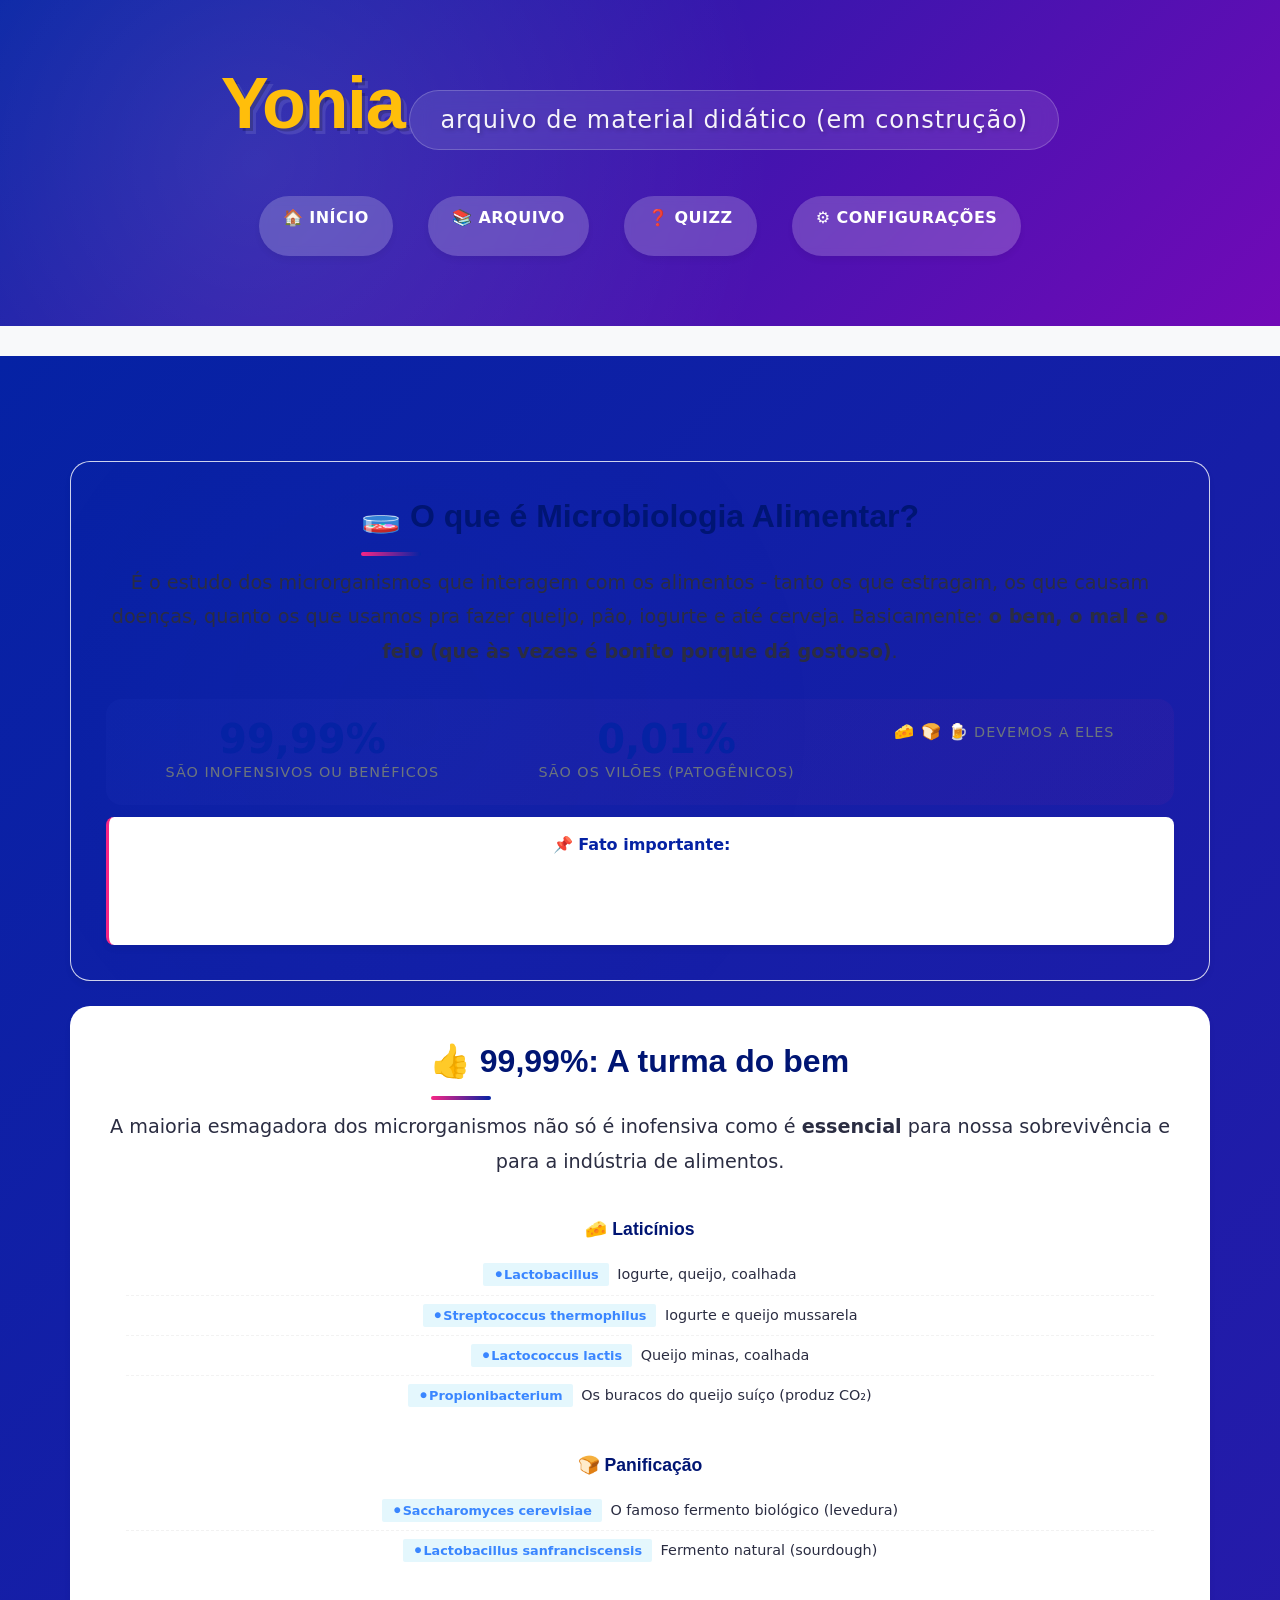
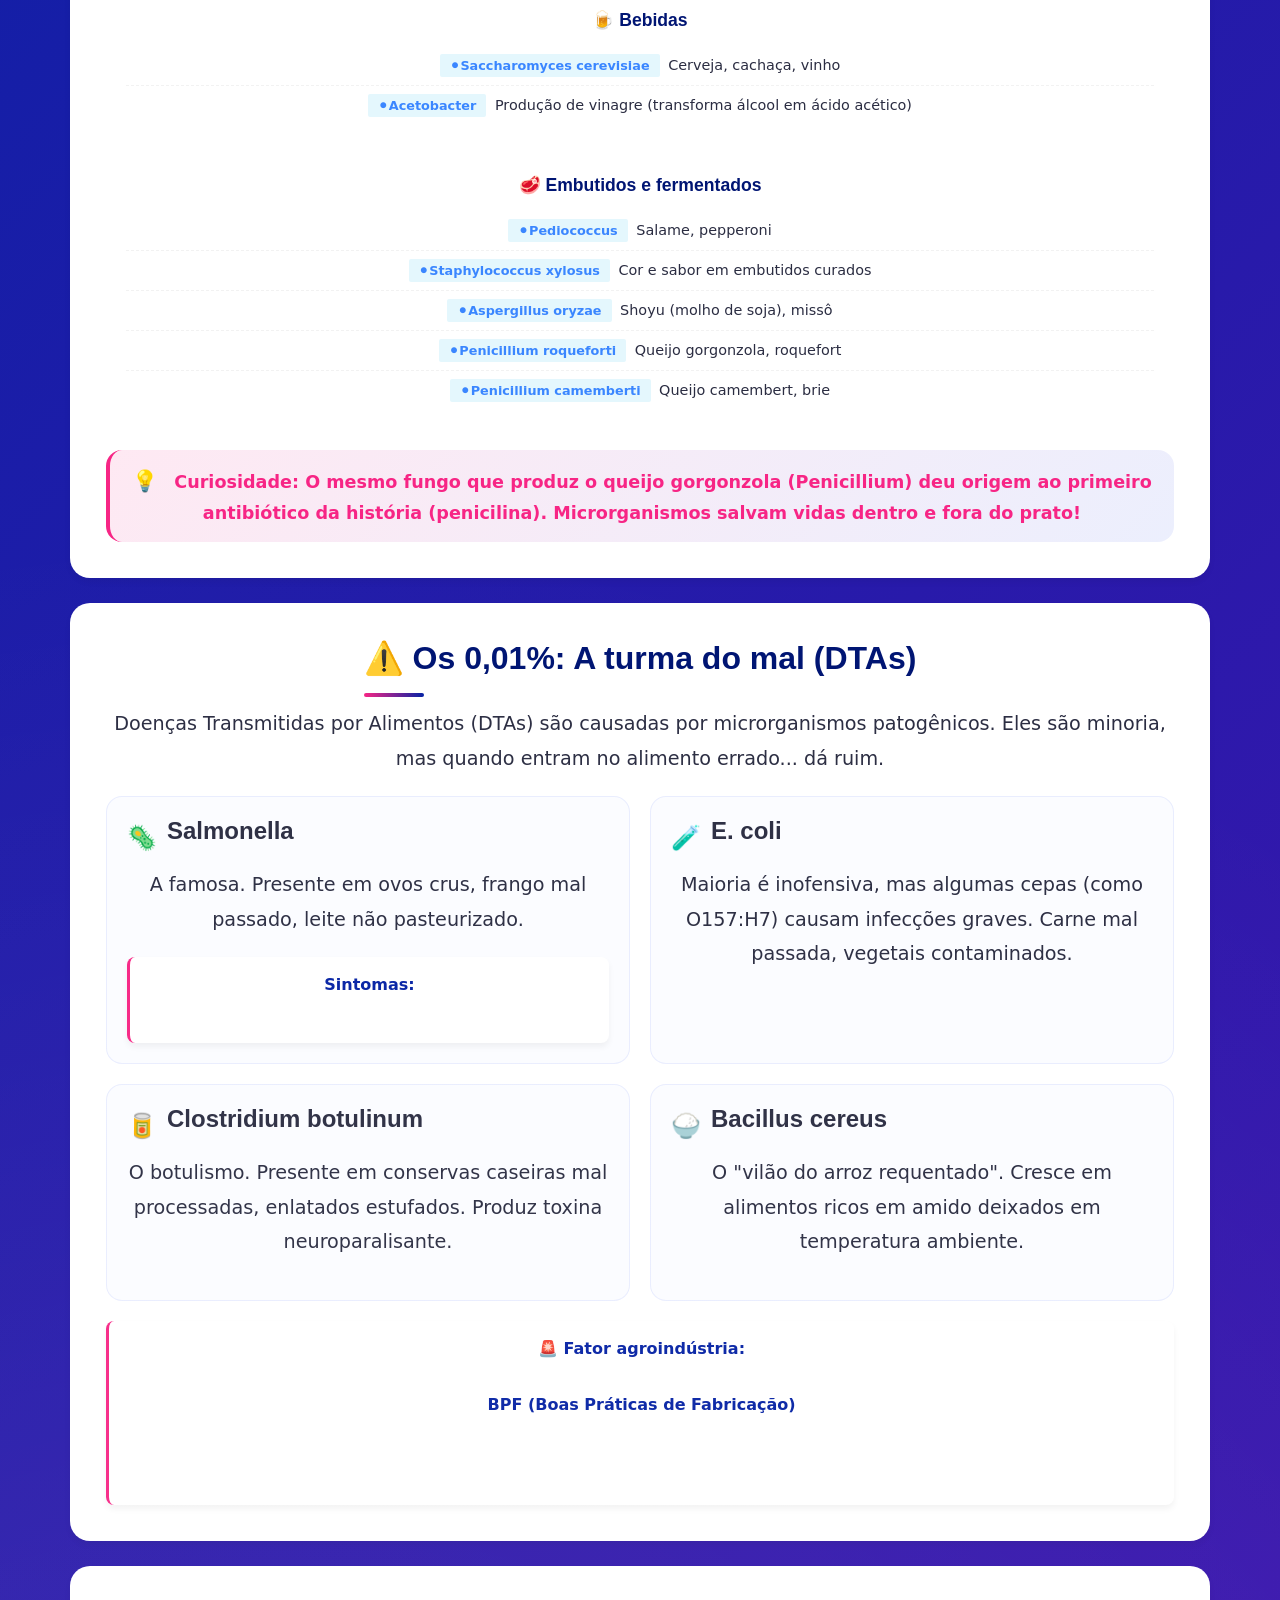
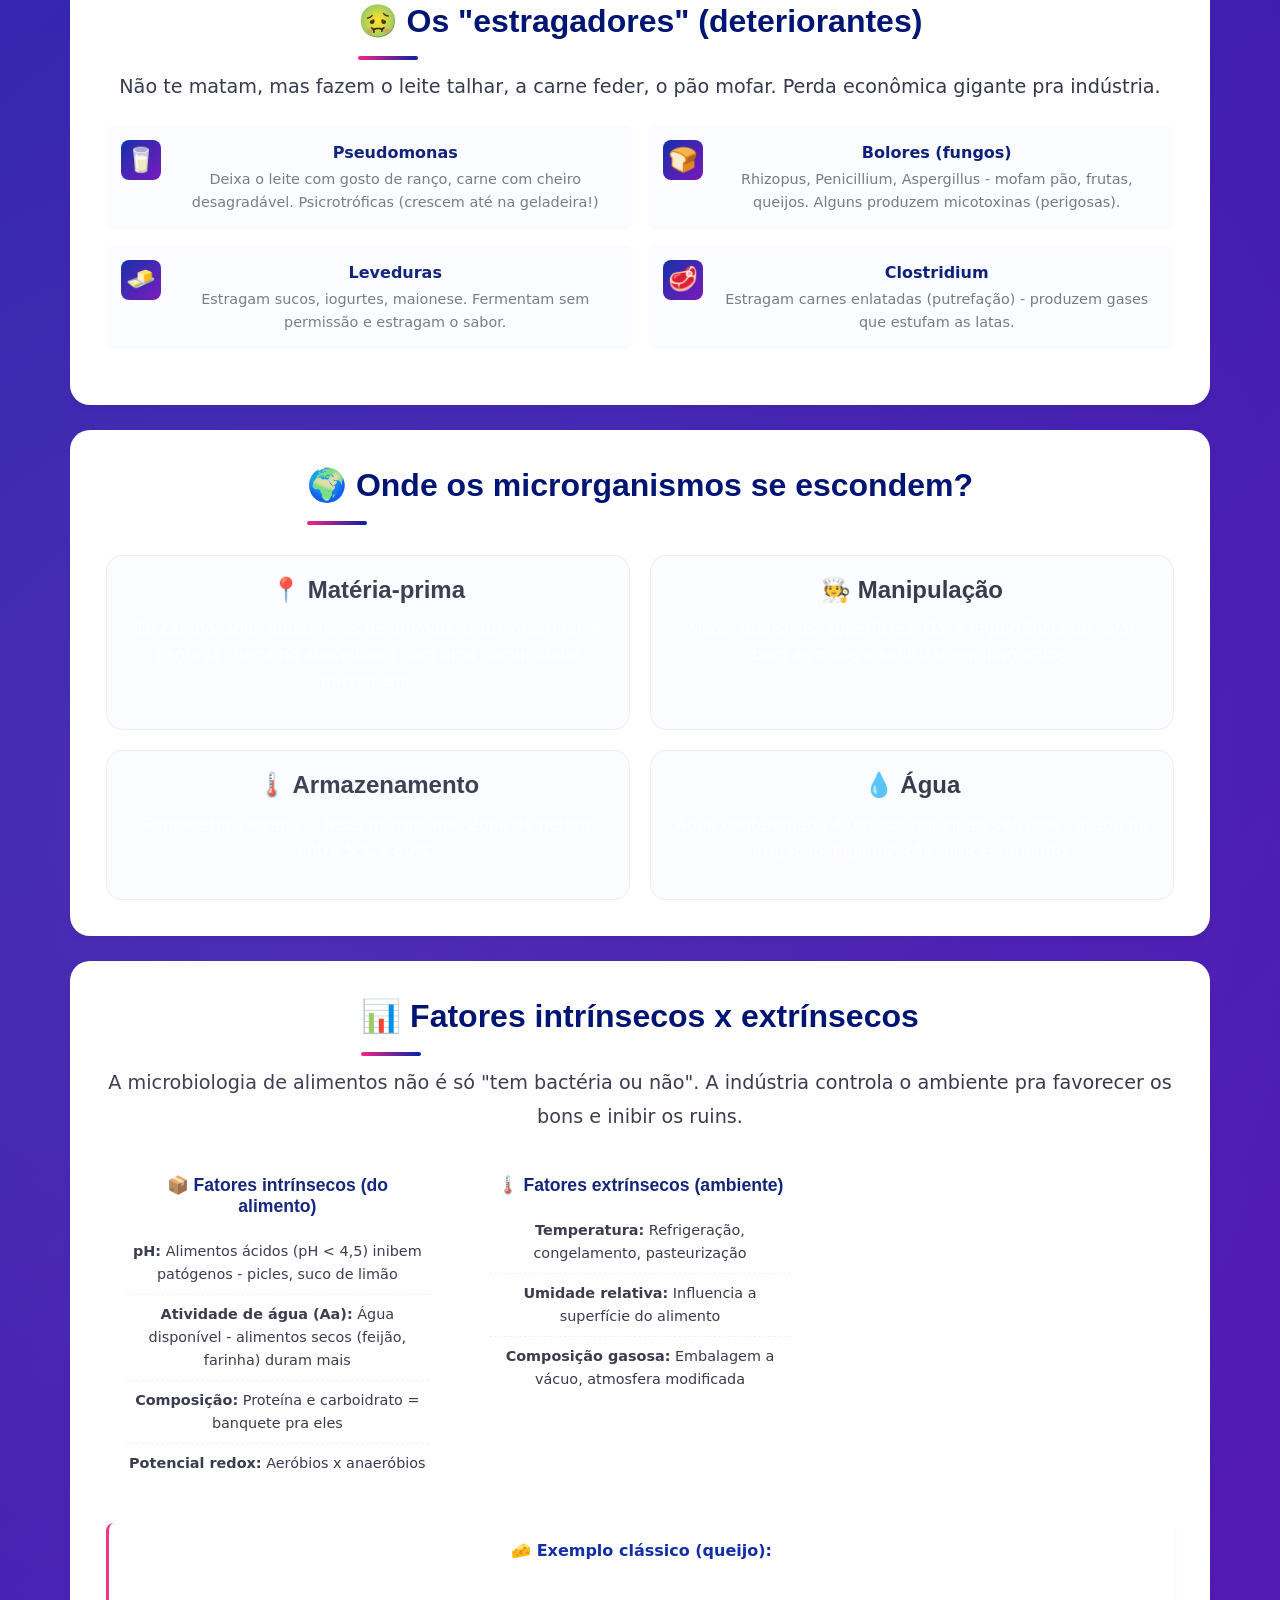
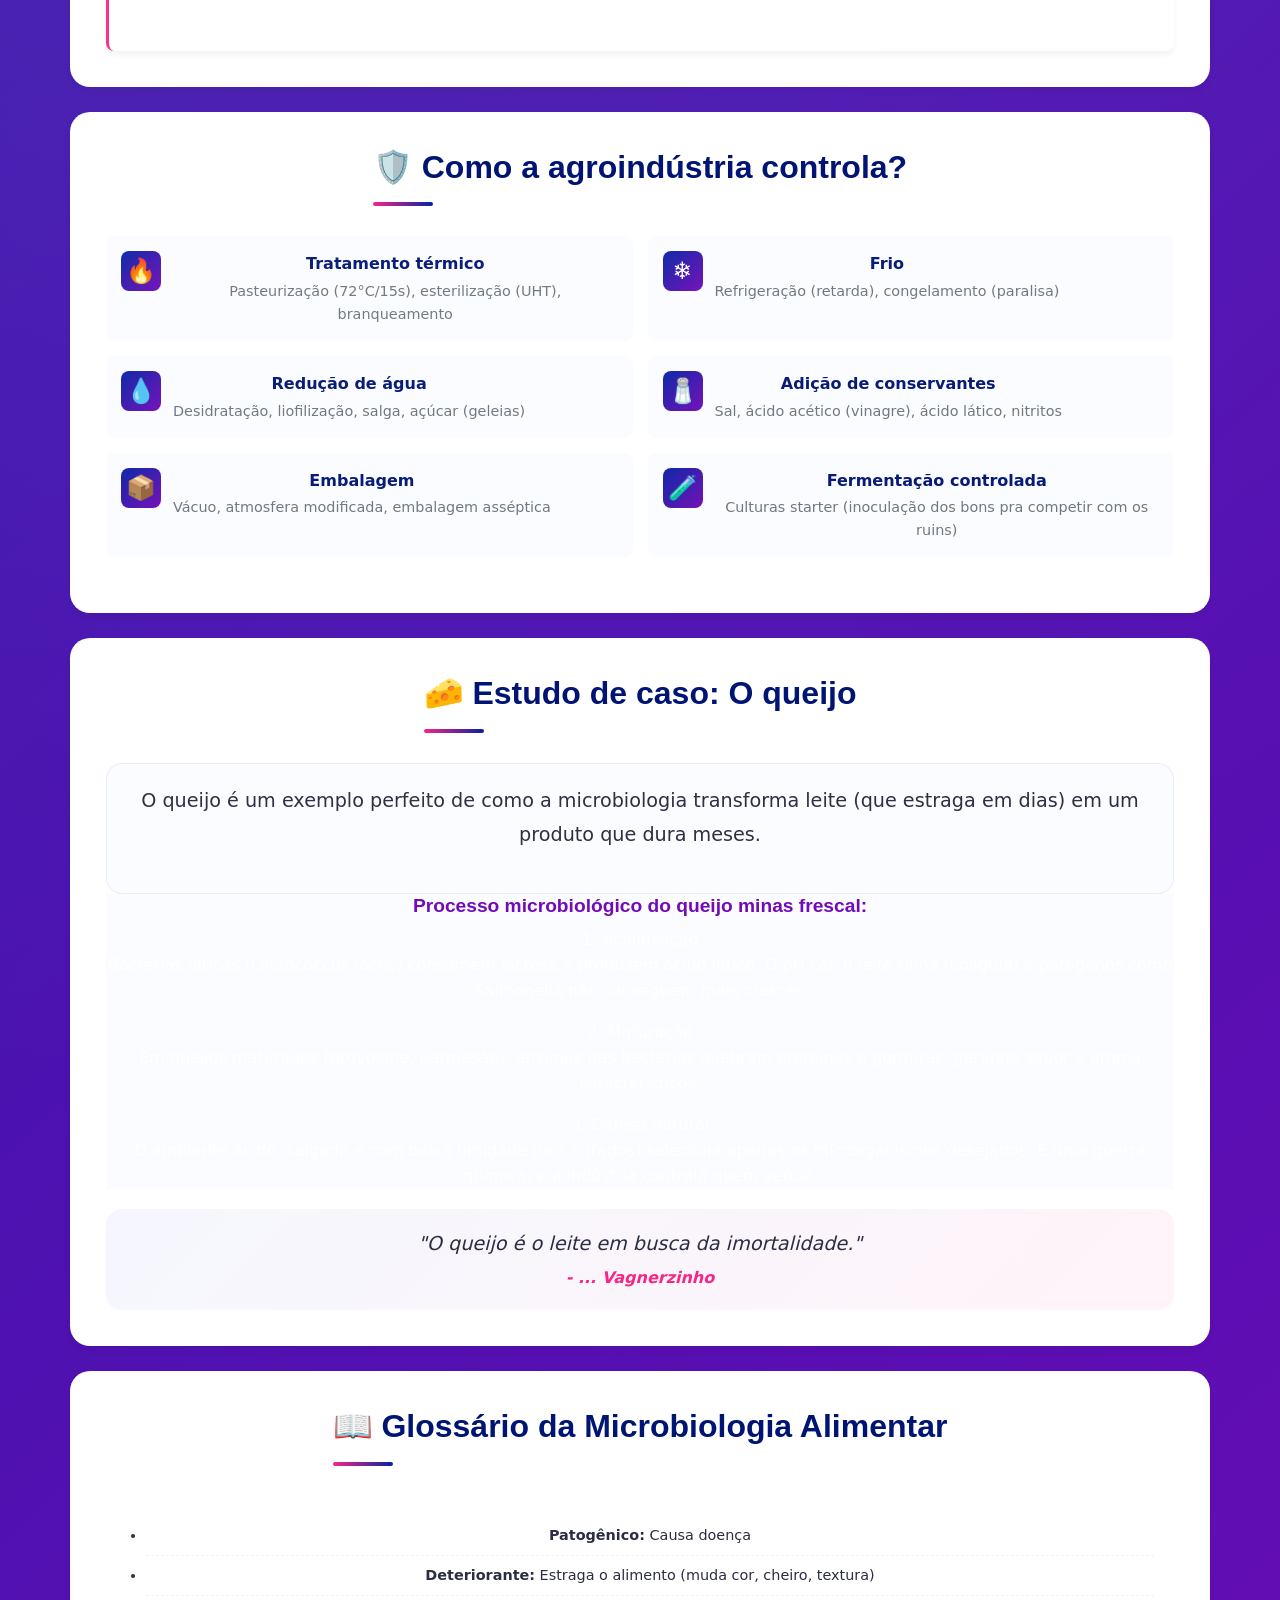
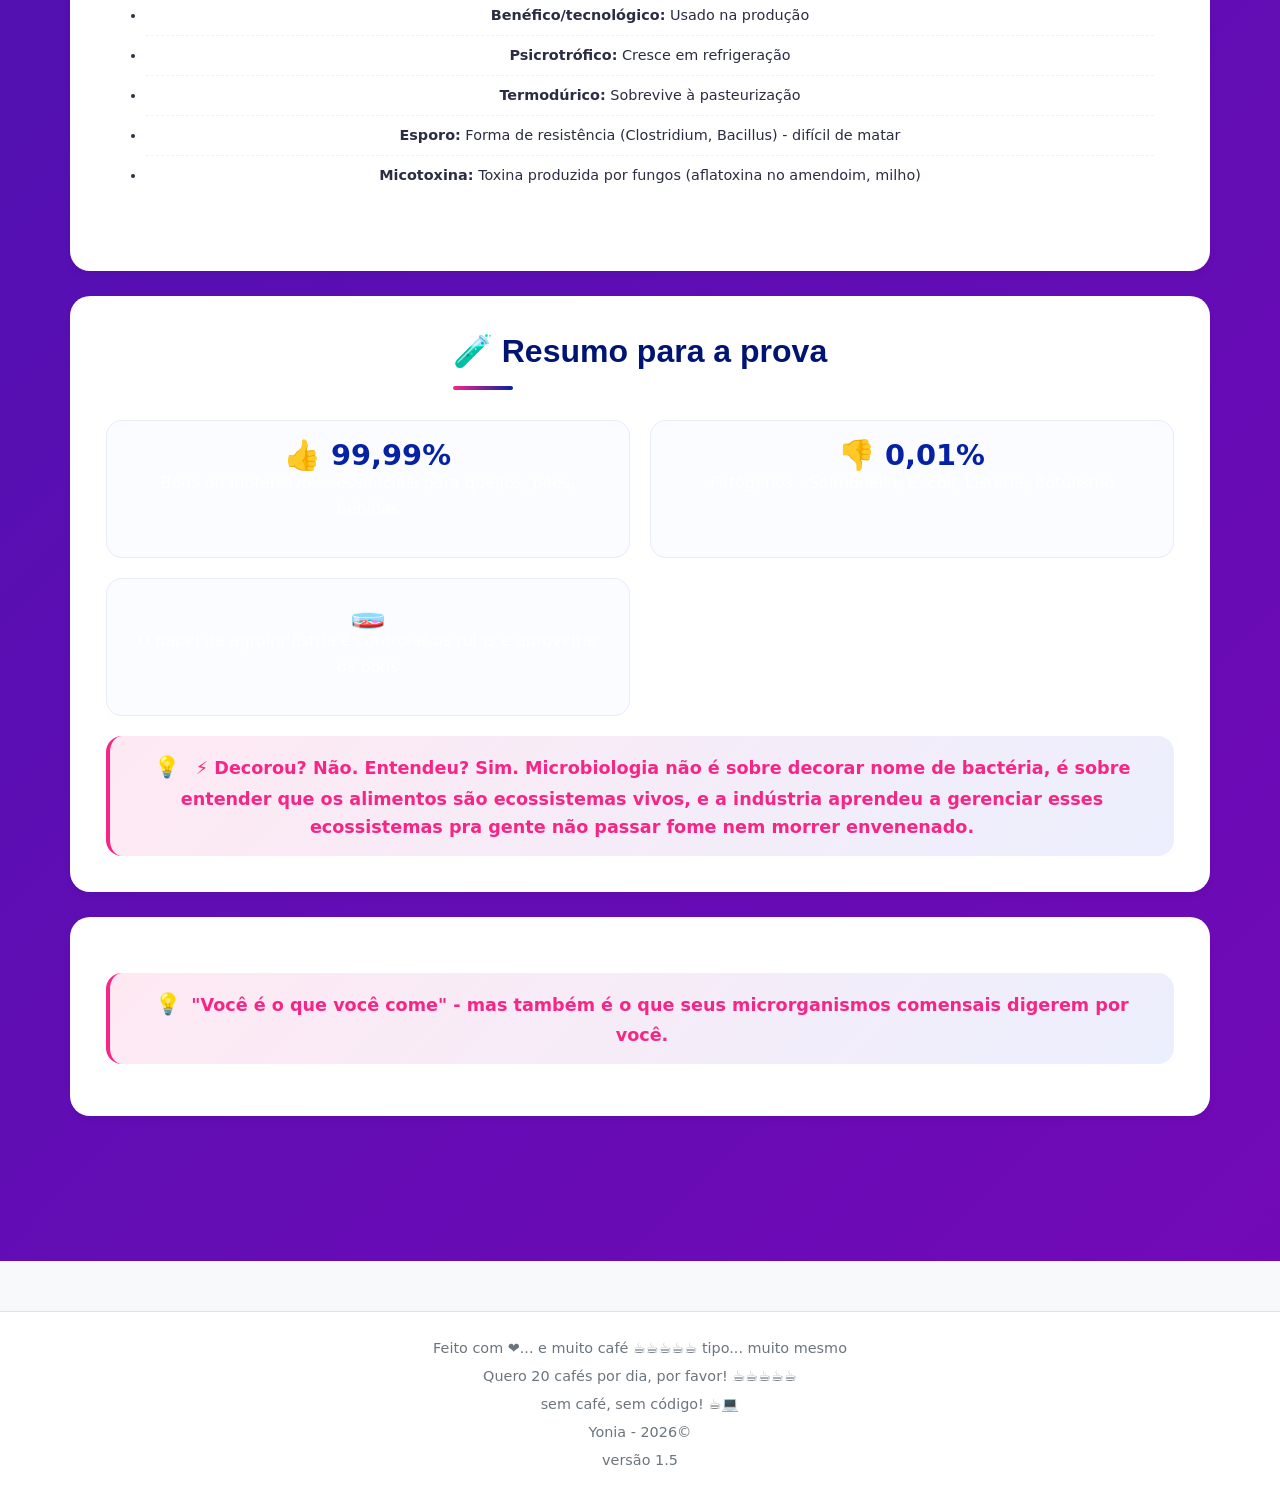
<file: src/arcevo/microbiologia-alimentar/introducao.html>
<!DOCTYPE html>
<html lang="pt-br">
<head>
    <meta charset="UTF-8">
    <meta name="viewport" content="width=device-width, initial-scale=1.0">
    <title>Yonia - Microbiologia Alimentar 🧫</title>
        <link rel="stylesheet" href="../../../style/padrão.css">
        <link rel="stylesheet" href="../../../style/comum.css">
        <link rel="stylesheet" href="../../../style/header.css">
        <link rel="stylesheet" href="../../../style/footer.css">

        <style>

        /* Ajustes específicos para ícones e elementos da página */
        .microscopio-bg {
            background: radial-gradient(circle at 30% 50%, rgba(67, 97, 238, 0.03) 0%, transparent 50%);
        }
        .bacteria-badge {
            justify-content:unsafe;
            padding: 4px 10px;
            border-radius: 2px;
            font-size: 0.8rem;
            font-weight: 600;
            margin-right: 4px;
        }
        .badge-ruim {
            background: rgba(247, 37, 133, 0.15);
            color: #b5179e;
        }
        .badge-bom {
            background: rgba(76, 201, 240, 0.15);
            color: #3a86ff;
        }
    </style>
</head>
<body>
    <header>

    <script src="../../../script/header.js"></script>


    <main class="pagina">
        <!-- Card de Introdução -->
        <section class="cartao microscopio-bg">
            <h2 class="subtitulo">🧫 O que é Microbiologia Alimentar?</h2>
            <p class="texto">É o estudo dos microrganismos que interagem com os alimentos - tanto os que estragam, os que causam doenças, quanto os que usamos pra fazer queijo, pão, iogurte e até cerveja. Basicamente: <strong>o bem, o mal e o feio (que às vezes é bonito porque dá gostoso)</strong>.</p>
            
            <div class="destaque-info">
                <div class="info-item">
                    <span class="info-numero">99,99%</span>
                    <span class="info-rotulo">são inofensivos ou benéficos</span>
                </div>
                <div class="info-item">
                    <span class="info-numero">0,01%</span>
                    <span class="info-rotulo">são os vilões (patogênicos)</span>
                </div>
                <div class="info-item">
                    <span class="info-rotulo" style="font-size: 1rem;">🧀 🍞 🍺</span>
                    <span class="info-rotulo">devemos a eles</span>
                </div>
            </div>

            <div class="exemplo-card">
                <strong>📌 Fato importante:</strong>
                <p>Se todos os microrganismos fossem eliminados da face da Terra, a vida como conhecemos acabaria em poucos anos - eles são essenciais para os ciclos biogeoquímicos, produção de alimentos e até nossa digestão.</p>
            </div>
        </section>

        <!-- Card: 99,99% são nossos amigos -->
        <section class="cartao">
            <h2 class="subtitulo">👍 99,99%: A turma do bem</h2>
            <p class="texto">A maioria esmagadora dos microrganismos não só é inofensiva como é <strong>essencial</strong> para nossa sobrevivência e para a indústria de alimentos.</p>
            
                <div class="repertorio-categoria">
                    <h4>🧀 Laticínios</h4>
                    <ul class="lista-repertorios">
                        <li><span class="bacteria-badge badge-bom">⚫Lactobacillus</span> Iogurte, queijo, coalhada</li>
                        <li><span class="bacteria-badge badge-bom">⚫Streptococcus thermophilus</span> Iogurte e queijo mussarela</li>
                        <li><span class="bacteria-badge badge-bom">⚫Lactococcus lactis</span> Queijo minas, coalhada</li>
                        <li><span class="bacteria-badge badge-bom">⚫Propionibacterium</span> Os buracos do queijo suíço (produz CO₂)</li>
                    </ul>
                </div>

                <div class="repertorio-categoria">
                    <h4>🍞 Panificação</h4>
                    <ul class="lista-repertorios">
                        <li><span class="bacteria-badge badge-bom">⚫Saccharomyces cerevisiae</span> O famoso fermento biológico (levedura)</li>
                        <li><span class="bacteria-badge badge-bom">⚫Lactobacillus sanfranciscensis</span> Fermento natural (sourdough)</li>
                    </ul>
                </div>

                <div class="repertorio-categoria">
                    <h4>🍺 Bebidas</h4>
                    <ul class="lista-repertorios">
                        <li><span class="bacteria-badge badge-bom">⚫Saccharomyces cerevisiae</span> Cerveja, cachaça, vinho</li>
                        <li><span class="bacteria-badge badge-bom">⚫Acetobacter</span> Produção de vinagre (transforma álcool em ácido acético)</li>
                    </ul>
            </div>

            <div class="repertorios-container" style="margin-top: 10px;">
                <div class="repertorio-categoria" style="grid-column: span 3;">
                    <h4>🥩 Embutidos e fermentados</h4>
                    <ul class="lista-repertorios">
                        <li><span class="bacteria-badge badge-bom">⚫Pediococcus</span> Salame, pepperoni</li>
                        <li><span class="bacteria-badge badge-bom">⚫Staphylococcus xylosus</span> Cor e sabor em embutidos curados</li>
                        <li><span class="bacteria-badge badge-bom">⚫Aspergillus oryzae</span> Shoyu (molho de soja), missô</li>
                        <li><span class="bacteria-badge badge-bom">⚫Penicillium roqueforti</span> Queijo gorgonzola, roquefort</li>
                        <li><span class="bacteria-badge badge-bom">⚫Penicillium camemberti</span> Queijo camembert, brie</li>
                    </ul>
                </div>
            </div>

            <div class="shine">
                <strong>Curiosidade:</strong> O mesmo fungo que produz o queijo gorgonzola (Penicillium) deu origem ao primeiro antibiótico da história (penicilina). Microrganismos salvam vidas dentro e fora do prato!
            </div>
        </section>

        <!-- Card: Os 0,01% vilões -->
        <section class="cartao">
            <h2 class="subtitulo">⚠️ Os 0,01%: A turma do mal (DTAs)</h2>
            <p class="texto">Doenças Transmitidas por Alimentos (DTAs) são causadas por microrganismos patogênicos. Eles são minoria, mas quando entram no alimento errado... dá ruim.</p>
            
            <div class="estrutura-grid">
                <div class="estrutura-item">
                    <div class="estrutura-titulo">
                        <span class="estrutura-icone">🦠</span>
                        <h3>Salmonella</h3>
                    </div>
                    <p class="texto">A famosa. Presente em ovos crus, frango mal passado, leite não pasteurizado.</p>
                    <div class="exemplo-card">
                        <strong>Sintomas:</strong> diarréia, febre, vômito
                    </div>
                </div>

                <div class="estrutura-item">
                    <div class="estrutura-titulo">
                        <span class="estrutura-icone">🧪</span>
                        <h3>E. coli</h3>
                    </div>
                    <p class="texto">Maioria é inofensiva, mas algumas cepas (como O157:H7) causam infecções graves. Carne mal passada, vegetais contaminados.</p>
                </div>

                <div class="estrutura-item">
                    <div class="estrutura-titulo">
                        <span class="estrutura-icone">🥫</span>
                        <h3>Clostridium botulinum</h3>
                    </div>
                    <p class="texto">O botulismo. Presente em conservas caseiras mal processadas, enlatados estufados. Produz toxina neuroparalisante.</p>
                </div>

                <div class="estrutura-item">
                    <div class="estrutura-titulo">
                        <span class="estrutura-icone">🍚</span>
                        <h3>Bacillus cereus</h3>
                    </div>
                    <p class="texto">O "vilão do arroz requentado". Cresce em alimentos ricos em amido deixados em temperatura ambiente.</p>
                </div>
            </div>

            <div class="exemplo-card" style="margin-top: 20px;">
                <strong>🚨 Fator agroindústria:</strong>
                <p>O controle desses patógenos é feito através de <strong>BPF (Boas Práticas de Fabricação)</strong>, APPCC (Análise de Perigos e Pontos Críticos de Controle), pasteurização, esterilização e controle de temperatura. A agroindústria existe pra que você não precise se preocupar com isso - mas quando falha, vemos surtos de DTAs.</p>
            </div>
        </section>

        <!-- Card: Microrganismos que estragam alimentos (mas não causam doença) -->
        <section class="cartao">
            <h2 class="subtitulo">🤢 Os "estragadores" (deteriorantes)</h2>
            <p class="texto">Não te matam, mas fazem o leite talhar, a carne feder, o pão mofar. Perda econômica gigante pra indústria.</p>
            
            <div class="dicas-grid">
                <div class="dica">
                    <span class="dica-icone">🥛</span>
                    <div>
                        <strong>Pseudomonas</strong>
                        <p>Deixa o leite com gosto de ranço, carne com cheiro desagradável. Psicrotróficas (crescem até na geladeira!)</p>
                    </div>
                </div>
                
                <div class="dica">
                    <span class="dica-icone">🍞</span>
                    <div>
                        <strong>Bolores (fungos)</strong>
                        <p>Rhizopus, Penicillium, Aspergillus - mofam pão, frutas, queijos. Alguns produzem micotoxinas (perigosas).</p>
                    </div>
                </div>
                
                <div class="dica">
                    <span class="dica-icone">🧈</span>
                    <div>
                        <strong>Leveduras</strong>
                        <p>Estragam sucos, iogurtes, maionese. Fermentam sem permissão e estragam o sabor.</p>
                    </div>
                </div>
                
                <div class="dica">
                    <span class="dica-icone">🥩</span>
                    <div>
                        <strong>Clostridium</strong>
                        <p>Estragam carnes enlatadas (putrefação) - produzem gases que estufam as latas.</p>
                    </div>
                </div>
            </div>
        </section>

        <!-- Card: Onde eles vivem? (Ecologia microbiana) -->
        <section class="cartao">
            <h2 class="subtitulo">🌍 Onde os microrganismos se escondem?</h2>
            
            <div class="estrutura-grid">
                <div class="estrutura-item">
                    <h3>📍 Matéria-prima</h3>
                    <p>No campo: solo, água, fezes de animais, trato intestinal. A carne já chega no abatedouro com uma comunidade microbiana.</p>
                </div>
                <div class="estrutura-item">
                    <h3>🧑‍🍳 Manipulação</h3>
                    <p>Mãos, utensílios, superfícies. Daí a importância de lavar bem as mãos e sanitizar equipamentos.</p>
                </div>
                <div class="estrutura-item">
                    <h3>🌡️ Armazenamento</h3>
                    <p>Temperatura errada = festa microbiana. Zona de perigo: entre 5°C e 60°C.</p>
                </div>
                <div class="estrutura-item">
                    <h3>💧 Água</h3>
                    <p>Água contaminada é um dos principais veículos - usada na irrigação, higienização, processamento.</p>
                </div>
            </div>
        </section>

        <!-- Card: Fatores que afetam o crescimento (pra indústria) -->
        <section class="cartao">
            <h2 class="subtitulo">📊 Fatores intrínsecos x extrínsecos</h2>
            <p class="texto">A microbiologia de alimentos não é só "tem bactéria ou não". A indústria controla o ambiente pra favorecer os bons e inibir os ruins.</p>
            
            <div class="repertorios-container">
                <div class="repertorio-categoria">
                    <h4>📦 Fatores intrínsecos (do alimento)</h4>
                    <ul class="lista-repertorios">
                        <li><strong>pH:</strong> Alimentos ácidos (pH < 4,5) inibem patógenos - picles, suco de limão</li>
                        <li><strong>Atividade de água (Aa):</strong> Água disponível - alimentos secos (feijão, farinha) duram mais</li>
                        <li><strong>Composição:</strong> Proteína e carboidrato = banquete pra eles</li>
                        <li><strong>Potencial redox:</strong> Aeróbios x anaeróbios</li>
                    </ul>
                </div>

                <div class="repertorio-categoria">
                    <h4>🌡️ Fatores extrínsecos (ambiente)</h4>
                    <ul class="lista-repertorios">
                        <li><strong>Temperatura:</strong> Refrigeração, congelamento, pasteurização</li>
                        <li><strong>Umidade relativa:</strong> Influencia a superfície do alimento</li>
                        <li><strong>Composição gasosa:</strong> Embalagem a vácuo, atmosfera modificada</li>
                    </ul>
                </div>
            </div>

            <div class="exemplo-card">
                <strong>🧀 Exemplo clássico (queijo):</strong>
                <p>O queijo gorgonzola tem Penicillium (bom) crescendo porque o interior tem baixo oxigênio (anaerobiose), pH levemente ácido e alta umidade - condições perfeitas pro fungo escolhido, mas que inibiriam Salmonella, por exemplo.</p>
            </div>
        </section>

        <!-- Card: Métodos de controle na agroindústria -->
        <section class="cartao">
            <h2 class="subtitulo">🛡️ Como a agroindústria controla?</h2>
            
            <div class="dicas-grid">
                <div class="dica">
                    <span class="dica-icone">🔥</span>
                    <div>
                        <strong>Tratamento térmico</strong>
                        <p>Pasteurização (72°C/15s), esterilização (UHT), branqueamento</p>
                    </div>
                </div>
                
                <div class="dica">
                    <span class="dica-icone">❄️</span>
                    <div>
                        <strong>Frio</strong>
                        <p>Refrigeração (retarda), congelamento (paralisa)</p>
                    </div>
                </div>
                
                <div class="dica">
                    <span class="dica-icone">💧</span>
                    <div>
                        <strong>Redução de água</strong>
                        <p>Desidratação, liofilização, salga, açúcar (geleias)</p>
                    </div>
                </div>
                
                <div class="dica">
                    <span class="dica-icone">🧂</span>
                    <div>
                        <strong>Adição de conservantes</strong>
                        <p>Sal, ácido acético (vinagre), ácido lático, nitritos</p>
                    </div>
                </div>

                <div class="dica">
                    <span class="dica-icone">📦</span>
                    <div>
                        <strong>Embalagem</strong>
                        <p>Vácuo, atmosfera modificada, embalagem asséptica</p>
                    </div>
                </div>

                <div class="dica">
                    <span class="dica-icone">🧪</span>
                    <div>
                        <strong>Fermentação controlada</strong>
                        <p>Culturas starter (inoculação dos bons pra competir com os ruins)</p>
                    </div>
                </div>
            </div>
        </section>

        <!-- Card: Exemplo prático - Queijo -->
        <section class="cartao">
            <h2 class="subtitulo">🧀 Estudo de caso: O queijo</h2>
            
            <div class="estrutura-grid">
                <div class="estrutura-item" style="grid-column: span 2;">
                    <p class="texto">O queijo é um exemplo perfeito de como a microbiologia transforma leite (que estraga em dias) em um produto que dura meses.</p>
                </div>
            </div>

            <div class="redacao-modelo" style="background: rgba(67, 97, 238, 0.02);">
                <h4>Processo microbiológico do queijo minas frescal:</h4>
                
                <div class="paragrafo-modelo">
                    <span class="paragrafo-label">1. Acidificação</span>
                    <p>Bactérias láticas (Lactococcus lactis) consomem lactose e produzem ácido lático. O pH cai, o leite talha (coagula) e patógenos como Salmonella não conseguem mais crescer.</p>
                </div>

                <div class="paragrafo-modelo">
                    <span class="paragrafo-label">2. Maturação</span>
                    <p>Em queijos maturados (provolone, parmesão), enzimas das bactérias quebram proteínas e gorduras, gerando sabor e aroma característicos.</p>
                </div>

                <div class="paragrafo-modelo">
                    <span class="paragrafo-label">3. Defesa natural</span>
                    <p>O ambiente ácido, salgado e com baixa umidade (nos curados) seleciona apenas os microrganismos desejados. É uma guerra química, e a indústria controla quem vence.</p>
                </div>
            </div>

            <div class="frase-motivacional" style="margin-top: 20px;">
                <p>"O queijo é o leite em busca da imortalidade."</p>
                <span>- ... Vagnerzinho</span>
            </div>
        </section>

        <!-- Card: Glossário rápido -->
        <section class="cartao">
            <h2 class="subtitulo">📖 Glossário da Microbiologia Alimentar</h2>
            
            <div class="repertorios-container">
                <div class="repertorio-categoria" style="grid-column: span 3;">
                    <ul class="lista-repertorios" style="list-style: disc; padding-left: 20px;">
                        <li><strong>Patogênico:</strong> Causa doença</li>
                        <li><strong>Deteriorante:</strong> Estraga o alimento (muda cor, cheiro, textura)</li>
                        <li><strong>Benéfico/tecnológico:</strong> Usado na produção</li>
                        <li><strong>Psicrotrófico:</strong> Cresce em refrigeração</li>
                        <li><strong>Termodúrico:</strong> Sobrevive à pasteurização</li>
                        <li><strong>Esporo:</strong> Forma de resistência (Clostridium, Bacillus) - difícil de matar</li>
                        <li><strong>Micotoxina:</strong> Toxina produzida por fungos (aflatoxina no amendoim, milho)</li>
                    </ul>
                </div>
            </div>
        </section>

        <!-- Card: Mensagem final -->
        <section class="cartao">
            <h2 class="subtitulo">🧪 Resumo para a prova</h2>
            
            <div class="estrutura-grid">
                <div class="estrutura-item">
                    <span class="info-numero" style="font-size: 1.8rem;">👍 99,99%</span>
                    <p>Bons ou inofensivos - essenciais para queijos, pães, bebidas</p>
                </div>
                <div class="estrutura-item">
                    <span class="info-numero" style="font-size: 1.8rem;">👎 0,01%</span>
                    <p>Patógenos - Salmonella, E. coli, Listeria, Botulismo</p>
                </div>
                <div class="estrutura-item">
                    <span class="info-numero" style="font-size: 1.8rem;">🧫</span>
                    <p>O papel da agroindústria é controlar os ruins e aproveitar os bons</p>
                </div>
            </div>

            <div class="shine" style="margin-top: 20px;">
                ⚡ Decorou? Não. Entendeu? Sim. Microbiologia não é sobre decorar nome de bactéria, é sobre entender que os alimentos são ecossistemas vivos, e a indústria aprendeu a gerenciar esses ecossistemas pra gente não passar fome nem morrer envenenado.
            </div>
        </section>

        <!-- Navegação -->
        <section class="cartao" style="text-align: center;">
            <p class="shine" style="margin-top: 20px;">"Você é o que você come" - mas também é o que seus microrganismos comensais digerem por você.</p>
        </section>
    </main>

        <script src="../../../script/footer.js"></script>

</body>
</html>
</file>
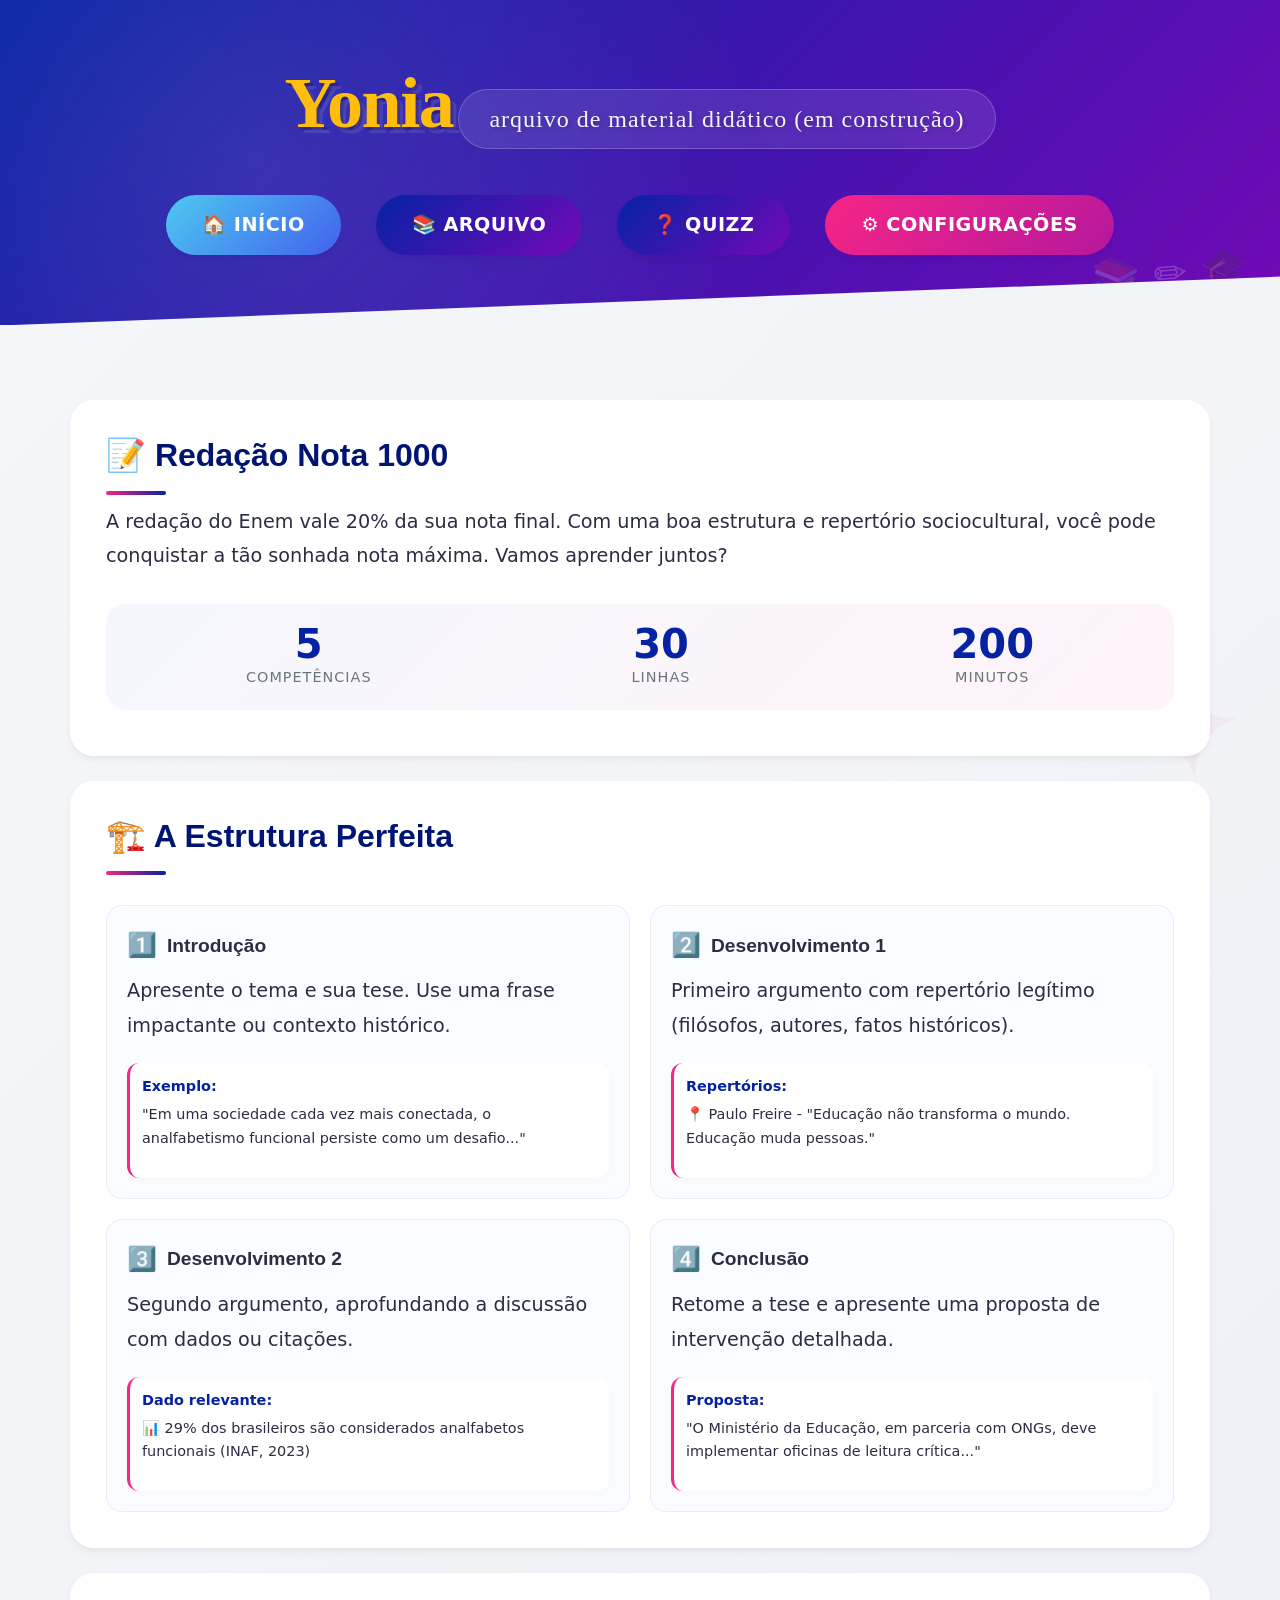
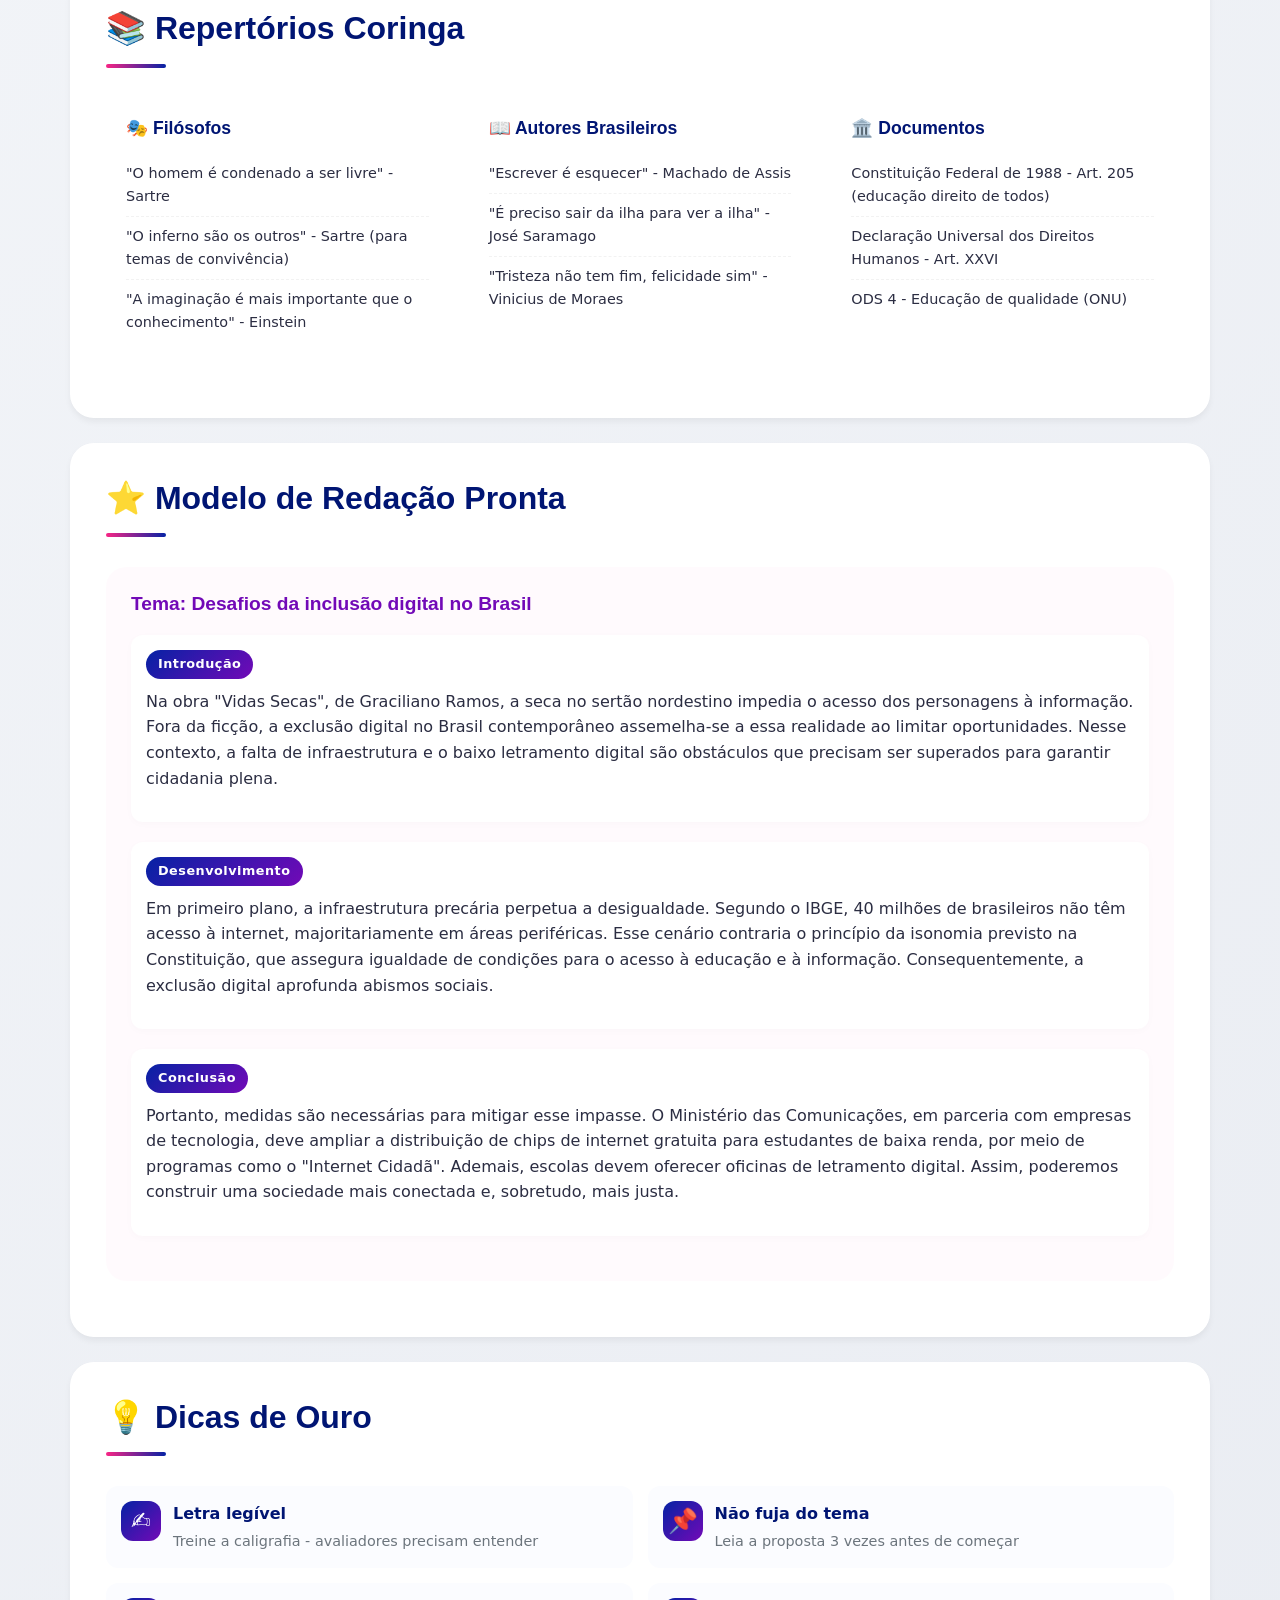
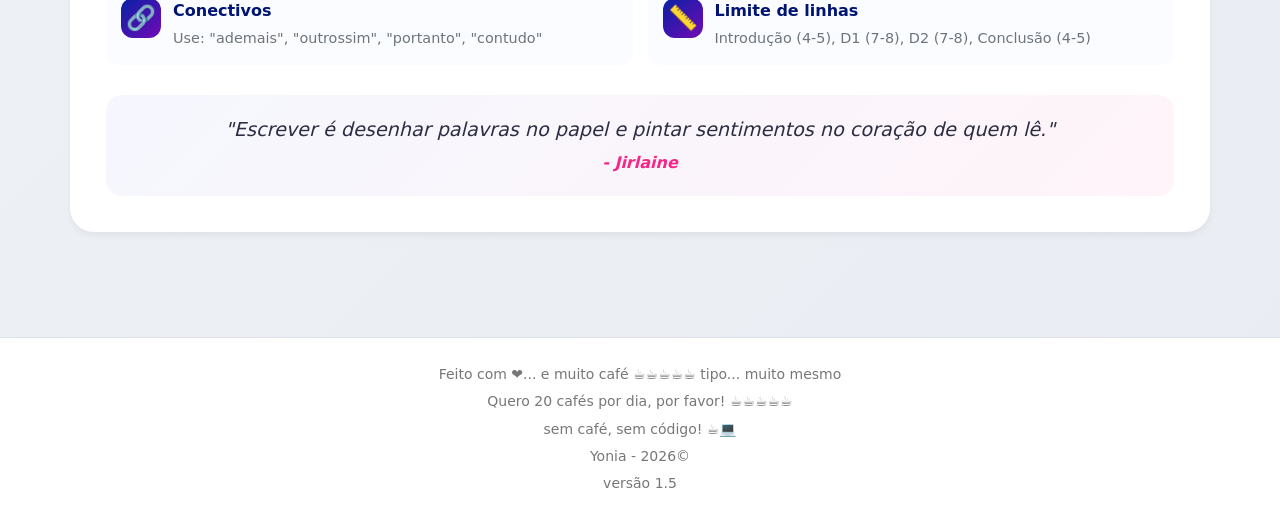
<file: src/arcevo/portugues/redacao.html>
<!DOCTYPE html>
<html lang="pt-br">
<head>
    <meta charset="UTF-8">
    <meta name="viewport" content="width=device-width, initial-scale=1.0">
    <title>Yonia - Redação ✍️</title>
        <link rel="stylesheet" href="../../../style/padrão.css">
        <link rel="stylesheet" href="../../../style/comum.css">
        <link rel="stylesheet" href="../../../style/header.css">
        <link rel="stylesheet" href="../../../style/footer.css">
    <link rel="stylesheet" href="../../../style/visual.css">
    </head>
<body>
    <script src="../../../script/header.js"></script>


    <main class="pagina">
        <!-- Card de Introdução -->
        <section class="cartao">
            <h2 class="subtitulo">📝 Redação Nota 1000</h2>
            <p class="texto">A redação do Enem vale 20% da sua nota final. Com uma boa estrutura e repertório sociocultural, você pode conquistar a tão sonhada nota máxima. Vamos aprender juntos?</p>
            
            <div class="destaque-info">
                <div class="info-item">
                    <span class="info-numero">5</span>
                    <span class="info-rotulo">competências</span>
                </div>
                <div class="info-item">
                    <span class="info-numero">30</span>
                    <span class="info-rotulo">linhas</span>
                </div>
                <div class="info-item">
                    <span class="info-numero">200</span>
                    <span class="info-rotulo">minutos</span>
                </div>
            </div>
        </section>

        <!-- Card da Estrutura da Redação -->
        <section class="cartao">
            <h2 class="subtitulo">🏗️ A Estrutura Perfeita</h2>
            
            <div class="estrutura-grid">
                <div class="estrutura-item">
                    <div class="estrutura-titulo">
                        <span class="estrutura-icone">1️⃣</span>
                        <h3>Introdução</h3>
                    </div>
                    <p class="texto">Apresente o tema e sua tese. Use uma frase impactante ou contexto histórico.</p>
                    <div class="exemplo-card">
                        <strong>Exemplo:</strong>
                        <p>"Em uma sociedade cada vez mais conectada, o analfabetismo funcional persiste como um desafio..."</p>
                    </div>
                </div>

                <div class="estrutura-item">
                    <div class="estrutura-titulo">
                        <span class="estrutura-icone">2️⃣</span>
                        <h3>Desenvolvimento 1</h3>
                    </div>
                    <p class="texto">Primeiro argumento com repertório legítimo (filósofos, autores, fatos históricos).</p>
                    <div class="exemplo-card">
                        <strong>Repertórios:</strong>
                        <p>📍 Paulo Freire - "Educação não transforma o mundo. Educação muda pessoas."</p>
                    </div>
                </div>

                <div class="estrutura-item">
                    <div class="estrutura-titulo">
                        <span class="estrutura-icone">3️⃣</span>
                        <h3>Desenvolvimento 2</h3>
                    </div>
                    <p class="texto">Segundo argumento, aprofundando a discussão com dados ou citações.</p>
                    <div class="exemplo-card">
                        <strong>Dado relevante:</strong>
                        <p>📊 29% dos brasileiros são considerados analfabetos funcionais (INAF, 2023)</p>
                    </div>
                </div>

                <div class="estrutura-item">
                    <div class="estrutura-titulo">
                        <span class="estrutura-icone">4️⃣</span>
                        <h3>Conclusão</h3>
                    </div>
                    <p class="texto">Retome a tese e apresente uma proposta de intervenção detalhada.</p>
                    <div class="exemplo-card">
                        <strong>Proposta:</strong>
                        <p>"O Ministério da Educação, em parceria com ONGs, deve implementar oficinas de leitura crítica..."</p>
                    </div>
                </div>
            </div>
        </section>

        <!-- Card de Repertórios -->
        <section class="cartao">
            <h2 class="subtitulo">📚 Repertórios Coringa</h2>
            
            <div class="repertorios-container">
                <div class="repertorio-categoria">
                    <h4>🎭 Filósofos</h4>
                    <ul class="lista-repertorios">
                        <li>"O homem é condenado a ser livre" - Sartre</li>
                        <li>"O inferno são os outros" - Sartre (para temas de convivência)</li>
                        <li>"A imaginação é mais importante que o conhecimento" - Einstein</li>
                    </ul>
                </div>

                <div class="repertorio-categoria">
                    <h4>📖 Autores Brasileiros</h4>
                    <ul class="lista-repertorios">
                        <li>"Escrever é esquecer" - Machado de Assis</li>
                        <li>"É preciso sair da ilha para ver a ilha" - José Saramago</li>
                        <li>"Tristeza não tem fim, felicidade sim" - Vinicius de Moraes</li>
                    </ul>
                </div>

                <div class="repertorio-categoria">
                    <h4>🏛️ Documentos</h4>
                    <ul class="lista-repertorios">
                        <li>Constituição Federal de 1988 - Art. 205 (educação direito de todos)</li>
                        <li>Declaração Universal dos Direitos Humanos - Art. XXVI</li>
                        <li>ODS 4 - Educação de qualidade (ONU)</li>
                    </ul>
                </div>
            </div>
        </section>

        <!-- Card de Modelo Pronto -->
        <section class="cartao">
            <h2 class="subtitulo">⭐ Modelo de Redação Pronta</h2>
            
            <div class="redacao-modelo">
                <h4>Tema: Desafios da inclusão digital no Brasil</h4>
                
                <div class="paragrafo-modelo">
                    <span class="paragrafo-label">Introdução</span>
                    <p>Na obra "Vidas Secas", de Graciliano Ramos, a seca no sertão nordestino impedia o acesso dos personagens à informação. Fora da ficção, a exclusão digital no Brasil contemporâneo assemelha-se a essa realidade ao limitar oportunidades. Nesse contexto, a falta de infraestrutura e o baixo letramento digital são obstáculos que precisam ser superados para garantir cidadania plena.</p>
                </div>

                <div class="paragrafo-modelo">
                    <span class="paragrafo-label">Desenvolvimento</span>
                    <p>Em primeiro plano, a infraestrutura precária perpetua a desigualdade. Segundo o IBGE, 40 milhões de brasileiros não têm acesso à internet, majoritariamente em áreas periféricas. Esse cenário contraria o princípio da isonomia previsto na Constituição, que assegura igualdade de condições para o acesso à educação e à informação. Consequentemente, a exclusão digital aprofunda abismos sociais.</p>
                </div>

                <div class="paragrafo-modelo">
                    <span class="paragrafo-label">Conclusão</span>
                    <p>Portanto, medidas são necessárias para mitigar esse impasse. O Ministério das Comunicações, em parceria com empresas de tecnologia, deve ampliar a distribuição de chips de internet gratuita para estudantes de baixa renda, por meio de programas como o "Internet Cidadã". Ademais, escolas devem oferecer oficinas de letramento digital. Assim, poderemos construir uma sociedade mais conectada e, sobretudo, mais justa.</p>
                </div>
            </div>
        </section>

        <!-- Card de Dicas -->
        <section class="cartao">
            <h2 class="subtitulo">💡 Dicas de Ouro</h2>
            
            <div class="dicas-grid">
                <div class="dica">
                    <span class="dica-icone">✍️</span>
                    <div>
                        <strong>Letra legível</strong>
                        <p>Treine a caligrafia - avaliadores precisam entender</p>
                    </div>
                </div>
                
                <div class="dica">
                    <span class="dica-icone">📌</span>
                    <div>
                        <strong>Não fuja do tema</strong>
                        <p>Leia a proposta 3 vezes antes de começar</p>
                    </div>
                </div>
                
                <div class="dica">
                    <span class="dica-icone">🔗</span>
                    <div>
                        <strong>Conectivos</strong>
                        <p>Use: "ademais", "outrossim", "portanto", "contudo"</p>
                    </div>
                </div>
                
                <div class="dica">
                    <span class="dica-icone">📏</span>
                    <div>
                        <strong>Limite de linhas</strong>
                        <p>Introdução (4-5), D1 (7-8), D2 (7-8), Conclusão (4-5)</p>
                    </div>
                </div>
            </div>

            <div class="frase-motivacional">
                <p>"Escrever é desenhar palavras no papel e pintar sentimentos no coração de quem lê."</p>
                <span>- Jirlaine </span>
            </div>
        </section>
    </main>
        <script src="../../../script/footer.js"></script>

</body>
</html>
</file>
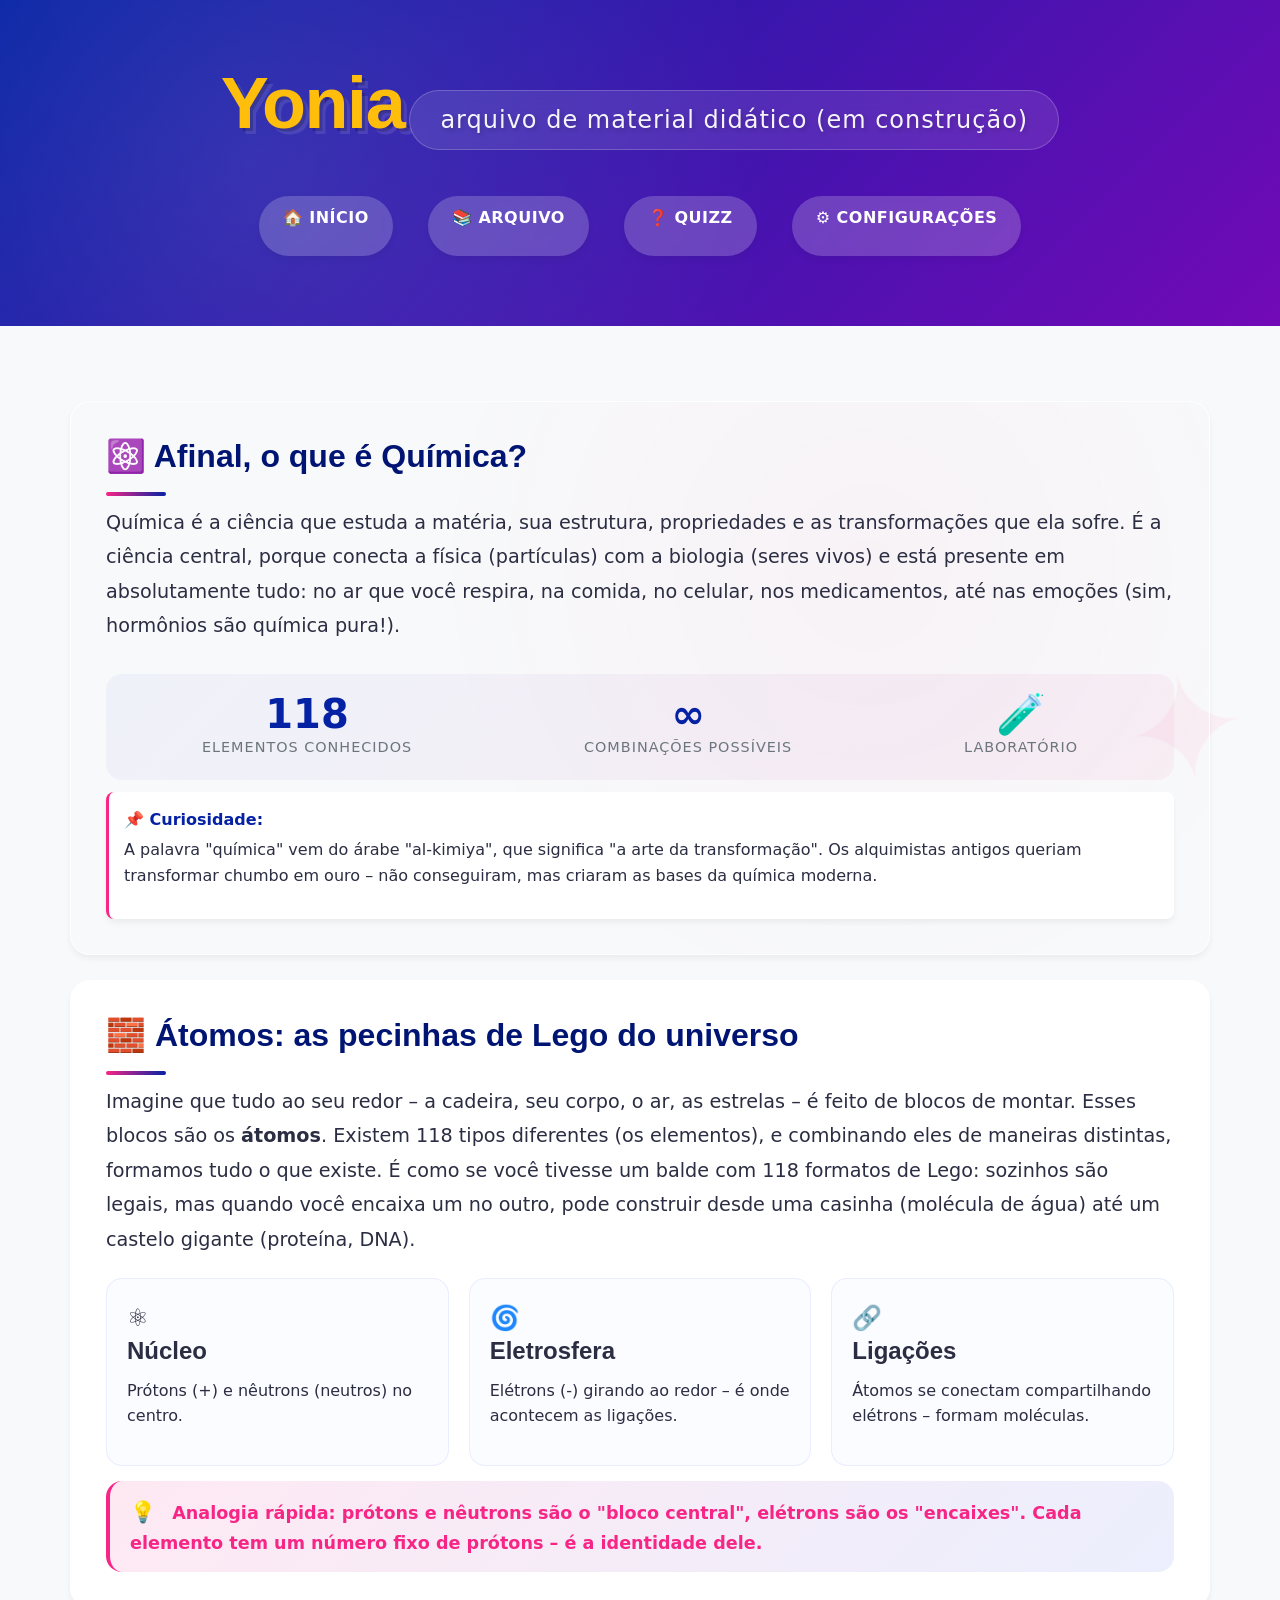
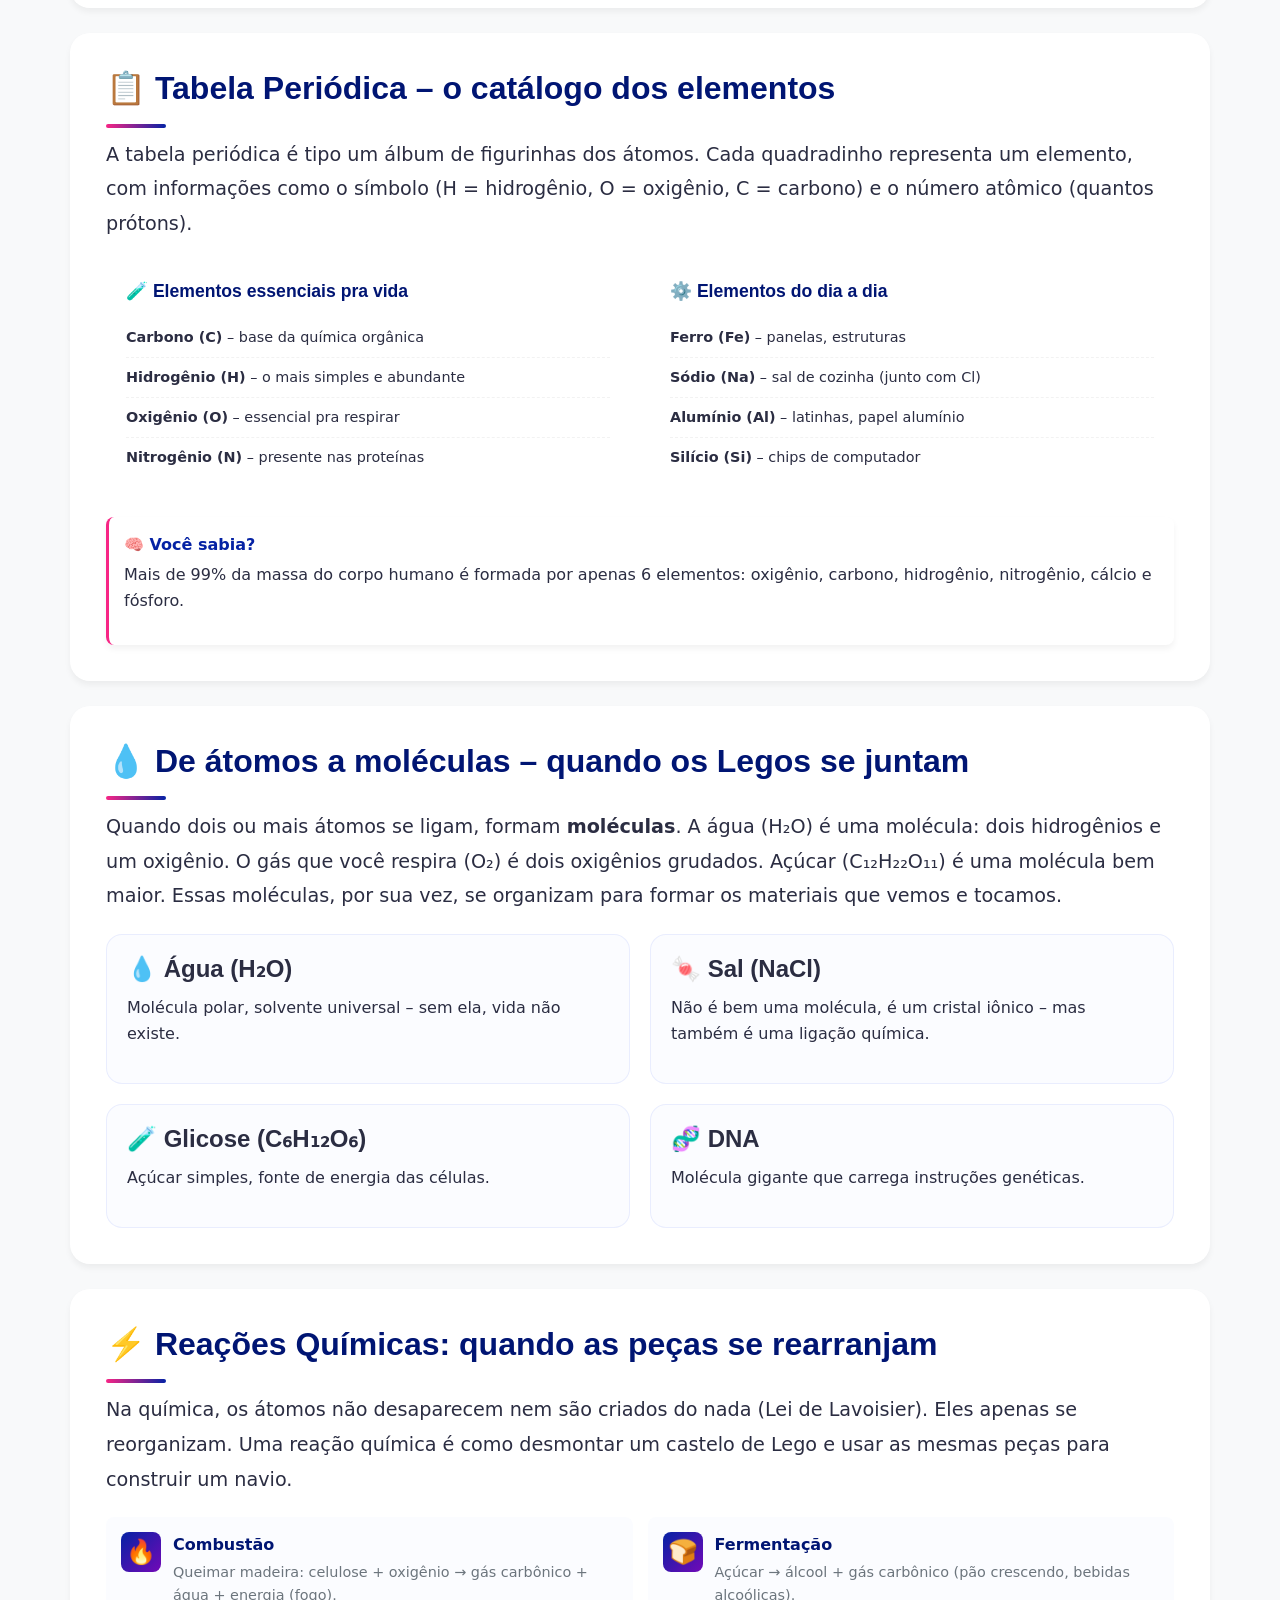
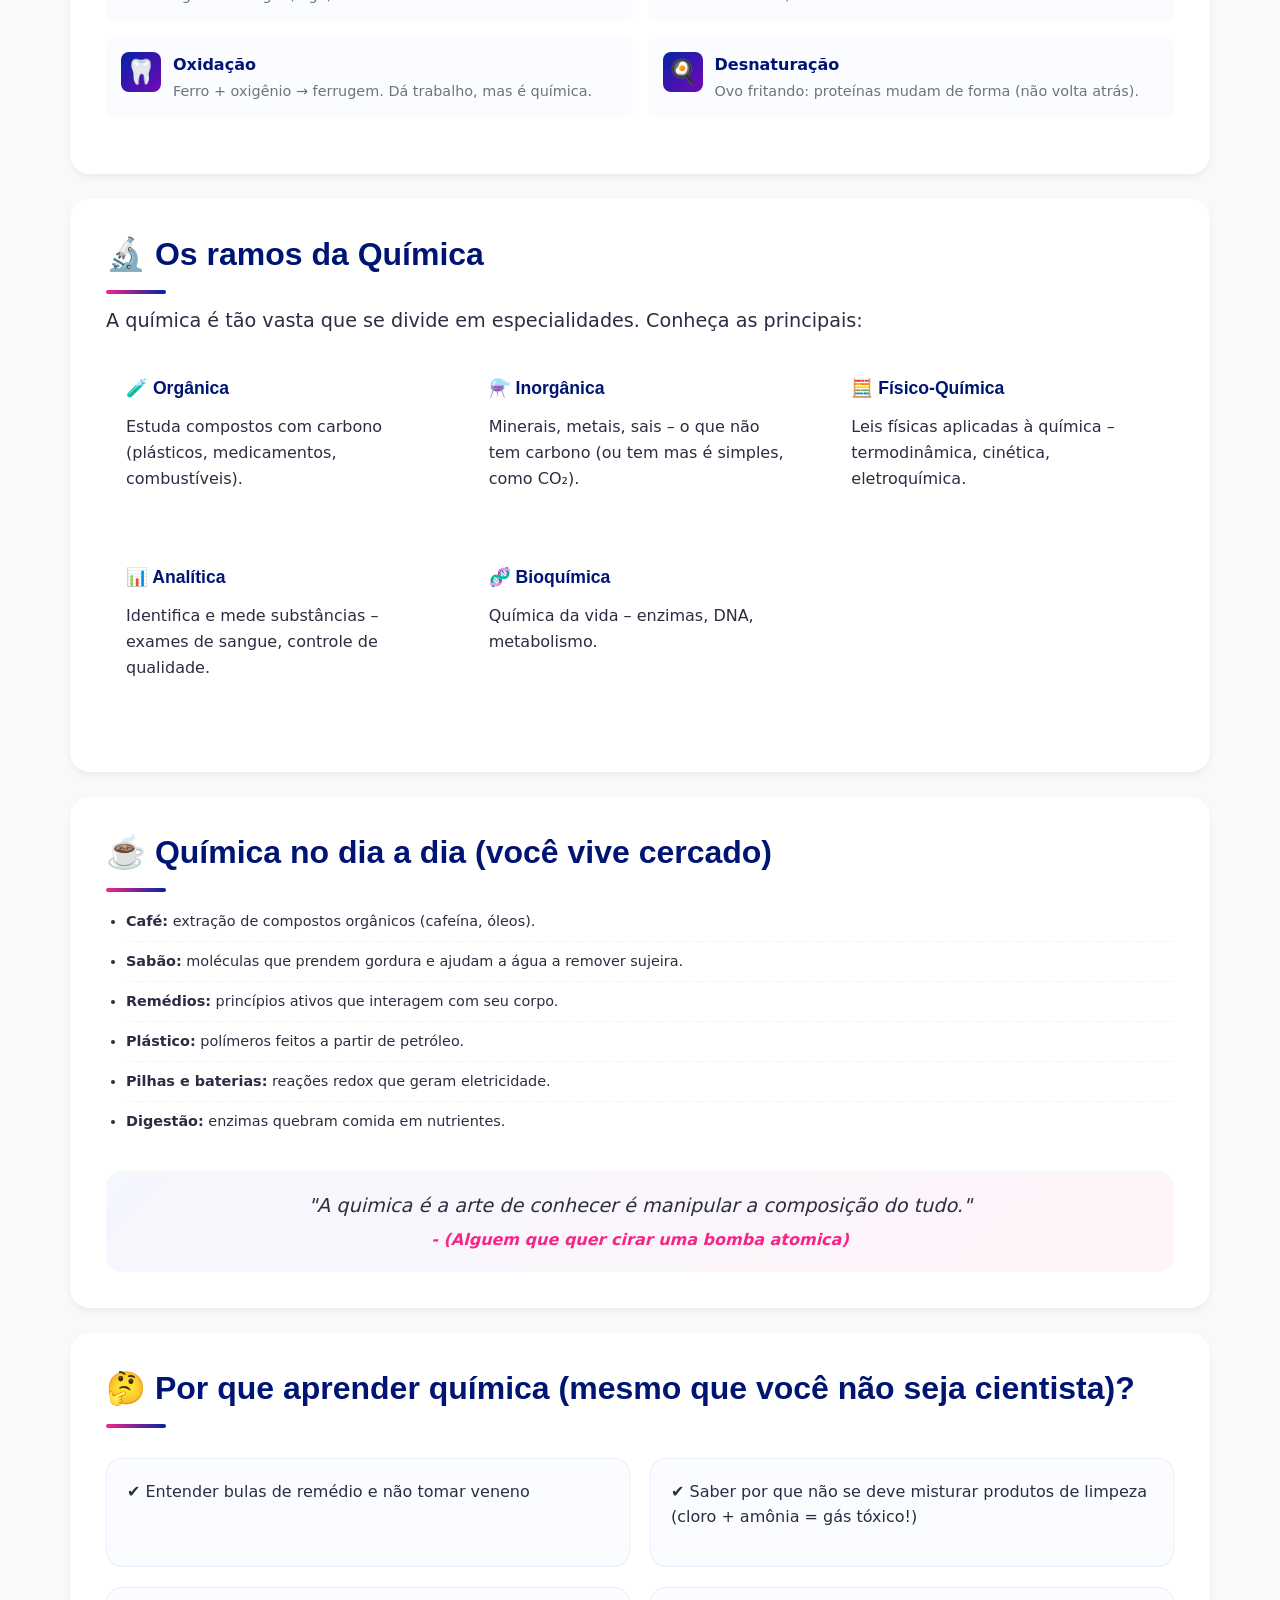
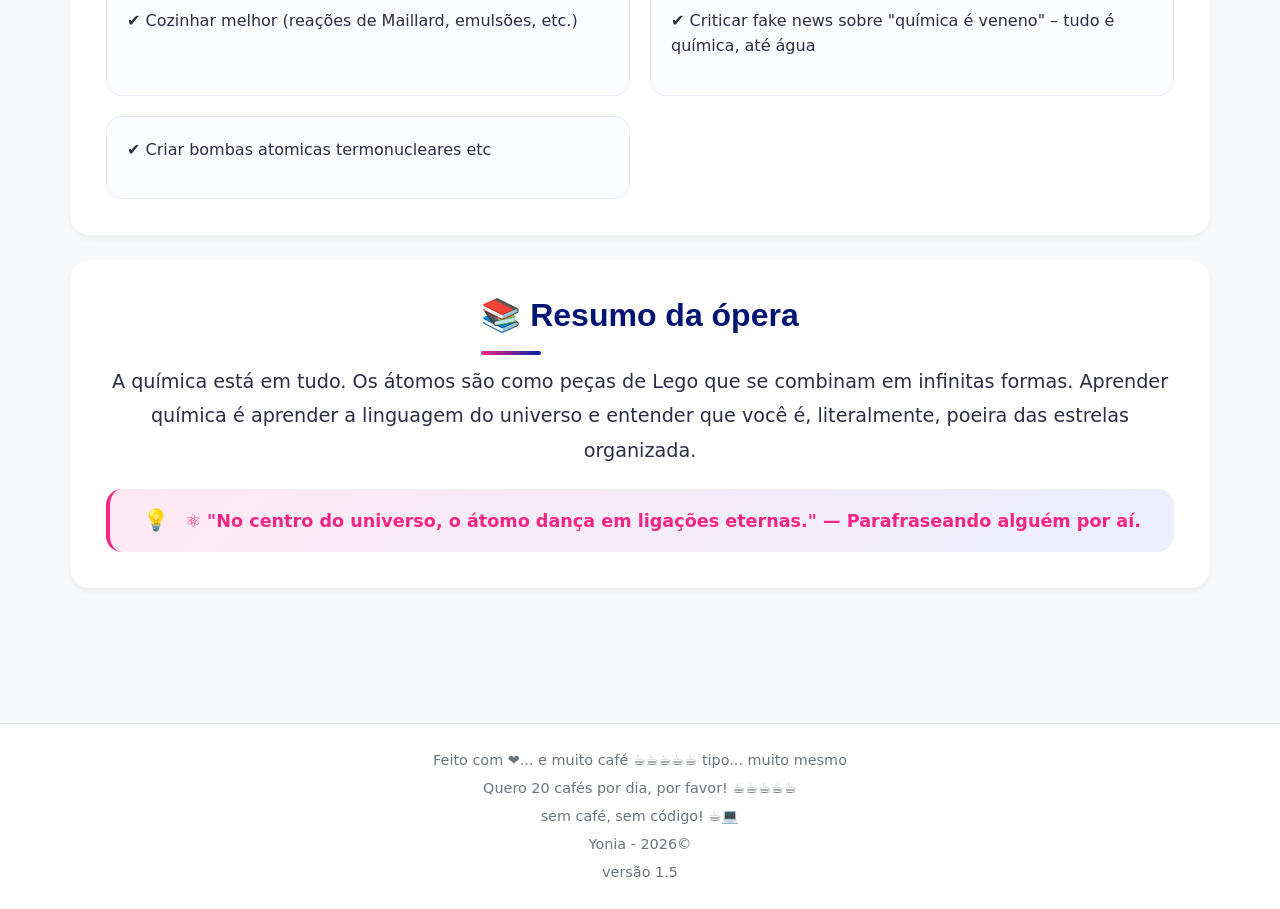
<file: src/arcevo/quimica/introducao.html>
<!DOCTYPE html>
<html lang="pt-br">
<head>
    <meta charset="UTF-8">
    <meta name="viewport" content="width=device-width, initial-scale=1.0">
    <title>Yonia - Introdução à Química ⚗️</title>
        <link rel="stylesheet" href="../../../style/padrão.css">
        <link rel="stylesheet" href="../../../style/comum.css">
        <link rel="stylesheet" href="../../../style/header.css">
        <link rel="stylesheet" href="../../../style/footer.css">
</head>
<body>
    <script src="../../../script/header.js"></script>

    <main class="pagina">
        <!-- Card de Introdução -->
        <section class="cartao atomo-bg">
            <h2 class="subtitulo">⚛️ Afinal, o que é Química?</h2>
            <p class="texto">
                Química é a ciência que estuda a matéria, sua estrutura, propriedades e as transformações que ela sofre. 
                É a ciência central, porque conecta a física (partículas) com a biologia (seres vivos) e está presente em absolutamente tudo: 
                no ar que você respira, na comida, no celular, nos medicamentos, até nas emoções (sim, hormônios são química pura!).
            </p>
            <div class="destaque-info">
                <div class="info-item">
                    <span class="info-numero">118</span>
                    <span class="info-rotulo">elementos conhecidos</span>
                </div>
                <div class="info-item">
                    <span class="info-numero">∞</span>
                    <span class="info-rotulo">combinações possíveis</span>
                </div>
                <div class="info-item">
                    <span class="info-numero">🧪</span>
                    <span class="info-rotulo">laboratório</span>
                </div>
            </div>
            <div class="exemplo-card">
                <strong>📌 Curiosidade:</strong>
                <p>A palavra "química" vem do árabe "al-kimiya", que significa "a arte da transformação". Os alquimistas antigos queriam transformar chumbo em ouro – não conseguiram, mas criaram as bases da química moderna.</p>
            </div>
        </section>

        <!-- Card: Átomos – as peças de Lego do universo -->
        <section class="cartao">
            <h2 class="subtitulo">🧱 Átomos: as pecinhas de Lego do universo</h2>
            <p class="texto">
                Imagine que tudo ao seu redor – a cadeira, seu corpo, o ar, as estrelas – é feito de blocos de montar. 
                Esses blocos são os <strong>átomos</strong>. Existem 118 tipos diferentes (os elementos), e combinando eles de maneiras distintas, 
                formamos tudo o que existe. É como se você tivesse um balde com 118 formatos de Lego: sozinhos são legais, 
                mas quando você encaixa um no outro, pode construir desde uma casinha (molécula de água) até um castelo gigante (proteína, DNA).
            </p>
            <div class="estrutura-grid" style="grid-template-columns: repeat(3, 1fr);">
                <div class="estrutura-item">
                    <span class="estrutura-icone">⚛️</span>
                    <h3>Núcleo</h3>
                    <p>Prótons (+) e nêutrons (neutros) no centro.</p>
                </div>
                <div class="estrutura-item">
                    <span class="estrutura-icone">🌀</span>
                    <h3>Eletrosfera</h3>
                    <p>Elétrons (-) girando ao redor – é onde acontecem as ligações.</p>
                </div>
                <div class="estrutura-item">
                    <span class="estrutura-icone">🔗</span>
                    <h3>Ligações</h3>
                    <p>Átomos se conectam compartilhando elétrons – formam moléculas.</p>
                </div>
            </div>
            <div class="shine">
                <strong>Analogia rápida:</strong> prótons e nêutrons são o "bloco central", elétrons são os "encaixes". Cada elemento tem um número fixo de prótons – é a identidade dele.
            </div>
        </section>

        <!-- Card: Elementos e a Tabela Periódica -->
        <section class="cartao">
            <h2 class="subtitulo">📋 Tabela Periódica – o catálogo dos elementos</h2>
            <p class="texto">
                A tabela periódica é tipo um álbum de figurinhas dos átomos. Cada quadradinho representa um elemento, 
                com informações como o símbolo (H = hidrogênio, O = oxigênio, C = carbono) e o número atômico (quantos prótons).
            </p>
            <div class="repertorios-container" style="grid-template-columns: repeat(2, 1fr);">
                <div class="repertorio-categoria">
                    <h4>🧪 Elementos essenciais pra vida</h4>
                    <ul class="lista-repertorios">
                        <li><strong>Carbono (C)</strong> – base da química orgânica</li>
                        <li><strong>Hidrogênio (H)</strong> – o mais simples e abundante</li>
                        <li><strong>Oxigênio (O)</strong> – essencial pra respirar</li>
                        <li><strong>Nitrogênio (N)</strong> – presente nas proteínas</li>
                    </ul>
                </div>
                <div class="repertorio-categoria">
                    <h4>⚙️ Elementos do dia a dia</h4>
                    <ul class="lista-repertorios">
                        <li><strong>Ferro (Fe)</strong> – panelas, estruturas</li>
                        <li><strong>Sódio (Na)</strong> – sal de cozinha (junto com Cl)</li>
                        <li><strong>Alumínio (Al)</strong> – latinhas, papel alumínio</li>
                        <li><strong>Silício (Si)</strong> – chips de computador</li>
                    </ul>
                </div>
            </div>
            <div class="exemplo-card">
                <strong>🧠 Você sabia?</strong>
                <p>Mais de 99% da massa do corpo humano é formada por apenas 6 elementos: oxigênio, carbono, hidrogênio, nitrogênio, cálcio e fósforo.</p>
            </div>
        </section>

        <!-- Card: Moléculas e substâncias -->
        <section class="cartao">
            <h2 class="subtitulo">💧 De átomos a moléculas – quando os Legos se juntam</h2>
            <p class="texto">
                Quando dois ou mais átomos se ligam, formam <strong>moléculas</strong>. A água (H₂O) é uma molécula: dois hidrogênios e um oxigênio. 
                O gás que você respira (O₂) é dois oxigênios grudados. Açúcar (C₁₂H₂₂O₁₁) é uma molécula bem maior. 
                Essas moléculas, por sua vez, se organizam para formar os materiais que vemos e tocamos.
            </p>
            <div class="estrutura-grid">
                <div class="estrutura-item">
                    <h3>💧 Água (H₂O)</h3>
                    <p>Molécula polar, solvente universal – sem ela, vida não existe.</p>
                </div>
                <div class="estrutura-item">
                    <h3>🍬 Sal (NaCl)</h3>
                    <p>Não é bem uma molécula, é um cristal iônico – mas também é uma ligação química.</p>
                </div>
                <div class="estrutura-item">
                    <h3>🧪 Glicose (C₆H₁₂O₆)</h3>
                    <p>Açúcar simples, fonte de energia das células.</p>
                </div>
                <div class="estrutura-item">
                    <h3>🧬 DNA</h3>
                    <p>Molécula gigante que carrega instruções genéticas.</p>
                </div>
            </div>
        </section>

        <!-- Card: Transformações – Reações Químicas -->
        <section class="cartao">
            <h2 class="subtitulo">⚡ Reações Químicas: quando as peças se rearranjam</h2>
            <p class="texto">
                Na química, os átomos não desaparecem nem são criados do nada (Lei de Lavoisier). Eles apenas se reorganizam. 
                Uma reação química é como desmontar um castelo de Lego e usar as mesmas peças para construir um navio.
            </p>
            <div class="dicas-grid" style="grid-template-columns: repeat(2,1fr);">
                <div class="dica">
                    <span class="dica-icone">🔥</span>
                    <div>
                        <strong>Combustão</strong>
                        <p>Queimar madeira: celulose + oxigênio → gás carbônico + água + energia (fogo).</p>
                    </div>
                </div>
                <div class="dica">
                    <span class="dica-icone">🍞</span>
                    <div>
                        <strong>Fermentação</strong>
                        <p>Açúcar → álcool + gás carbônico (pão crescendo, bebidas alcoólicas).</p>
                    </div>
                </div>
                <div class="dica">
                    <span class="dica-icone">🦷</span>
                    <div>
                        <strong>Oxidação</strong>
                        <p>Ferro + oxigênio → ferrugem. Dá trabalho, mas é química.</p>
                    </div>
                </div>
                <div class="dica">
                    <span class="dica-icone">🍳</span>
                    <div>
                        <strong>Desnaturação</strong>
                        <p>Ovo fritando: proteínas mudam de forma (não volta atrás).</p>
                    </div>
                </div>
            </div>
        </section>

        <!-- Card: Áreas da Química -->
        <section class="cartao">
            <h2 class="subtitulo">🔬 Os ramos da Química</h2>
            <p class="texto">
                A química é tão vasta que se divide em especialidades. Conheça as principais:
            </p>
            <div class="repertorios-container">
                <div class="repertorio-categoria">
                    <h4>🧪 Orgânica</h4>
                    <p>Estuda compostos com carbono (plásticos, medicamentos, combustíveis).</p>
                </div>
                <div class="repertorio-categoria">
                    <h4>⚗️ Inorgânica</h4>
                    <p>Minerais, metais, sais – o que não tem carbono (ou tem mas é simples, como CO₂).</p>
                </div>
                <div class="repertorio-categoria">
                    <h4>🧮 Físico-Química</h4>
                    <p>Leis físicas aplicadas à química – termodinâmica, cinética, eletroquímica.</p>
                </div>
                <div class="repertorio-categoria">
                    <h4>📊 Analítica</h4>
                    <p>Identifica e mede substâncias – exames de sangue, controle de qualidade.</p>
                </div>
                <div class="repertorio-categoria">
                    <h4>🧬 Bioquímica</h4>
                    <p>Química da vida – enzimas, DNA, metabolismo.</p>
                </div>
            </div>
        </section>

        <!-- Card: Química no cotidiano -->
        <section class="cartao">
            <h2 class="subtitulo">☕ Química no dia a dia (você vive cercado)</h2>
            <ul class="lista-repertorios" style="list-style: disc; padding-left: 20px;">
                <li><strong>Café:</strong> extração de compostos orgânicos (cafeína, óleos).</li>
                <li><strong>Sabão:</strong> moléculas que prendem gordura e ajudam a água a remover sujeira.</li>
                <li><strong>Remédios:</strong> princípios ativos que interagem com seu corpo.</li>
                <li><strong>Plástico:</strong> polímeros feitos a partir de petróleo.</li>
                <li><strong>Pilhas e baterias:</strong> reações redox que geram eletricidade.</li>
                <li><strong>Digestão:</strong> enzimas quebram comida em nutrientes.</li>
            </ul>
            <div class="frase-motivacional">
                <p>"A quimica é a arte de conhecer é manipular a composição do tudo."</p>
                <span>- (Alguem que quer cirar uma bomba atomica)</span>
            </div>
        </section>

        <!-- Card: Por que estudar química? -->
        <section class="cartao">
            <h2 class="subtitulo">🤔 Por que aprender química (mesmo que você não seja cientista)?</h2>
            <div class="estrutura-grid">
                <div class="estrutura-item">
                    <p>✔️ Entender bulas de remédio e não tomar veneno</p>
                </div>
                <div class="estrutura-item">
                    <p>✔️ Saber por que não se deve misturar produtos de limpeza (cloro + amônia = gás tóxico!)</p>
                </div>
                <div class="estrutura-item">
                    <p>✔️ Cozinhar melhor (reações de Maillard, emulsões, etc.)</p>
                </div>
                <div class="estrutura-item">
                    <p>✔️ Criticar fake news sobre "química é veneno" – tudo é química, até água</p>
                </div>
                <div class="estrutura-item">
                    <p>✔️ Criar bombas atomicas termonucleares etc</p>
                </div>
            </div>
        </section>

        <!-- Card de encerramento -->
        <section class="cartao" style="text-align: center;">
            <h2 class="subtitulo">📚 Resumo da ópera</h2>
            <p class="texto">
                A química está em tudo. Os átomos são como peças de Lego que se combinam em infinitas formas. 
                Aprender química é aprender a linguagem do universo  e entender que você é, literalmente, poeira das estrelas organizada.
            </p>
            <div class="shine">
                ⚛️ "No centro do universo, o átomo dança em ligações eternas." — Parafraseando alguém por aí.
            </div>
        </section>
    </main>

        <script src="../../../script/footer.js"></script>
</body>
</html>
</file>
<file: style/padrão.css>
/* 1. VARIÁVEIS GLOBAIS */
:root {
    /* Cores principais */
    --cor-primaria: #0522a4;
    --cor-primaria-escura: #001573;
    --cor-secundaria: #7209b7;
    --cor-destaque: #f72585;
    --cor-ouro: #ffbe0b;
    
    /* Cores neutras */
    --cor-fundo: #f8f9fa;
    --cor-superficie: #ffffff;
    --cor-texto: #2b2d42;
    --cor-texto-claro: #6c757d;
    --cor-borda: #dee2e6;
    
    /* Sombras */
    --sombra-pequena: 0 4px 6px rgba(0, 0, 0, 0.05);
    --sombra-media: 0 10px 25px rgba(0, 0, 0, 0.1);
    --sombra-grande: 0 20px 40px rgba(0, 0, 0, 0.15);
    
    /* Tipografia */
    --fonte-principal: 'Inter', 'Segoe UI', system-ui, sans-serif;
    --fonte-titulo: 'Inter', 'Segoe UI', sans-serif;
    --fonte-monospace: 'Fira Code', 'Courier New', monospace;
    
    /* Espaçamentos */
    --espacamento-padrao: 20px;
    --espacamento-pequeno: 10px;
    --espacamento-grande: 40px;
    
    /* Bordas */
    --borda-raio-padrao: 20px;
    --borda-raio-medio: 16px;
    --borda-raio-pequeno: 8px;
    --borda-raio-arredondado: 50px;
}

/* 2. RESET BÁSICO */
* {
    margin: 0;
    padding: 0;
    box-sizing: border-box;
}

/* 3. ELEMENTOS BASE */
body {
    font-family: var(--fonte-principal);
    background: var(--cor-fundo);
    color: var(--cor-texto);
    line-height: 1.6;
    min-height: 100vh;
}

/* 4. TIPOGRAFIA HIERÁRQUICA */
h1, h2, h3, h4, h5, h6 {
    font-family: var(--fonte-titulo);
    font-weight: 700;
    line-height: 1.2;
    margin-bottom: 0.5em;
}

h1 {
    font-size: 3rem;
    font-weight: 800;
    letter-spacing: -0.02em;
}

h2 {
    font-size: 2rem;
    color: var(--cor-primaria);
    position: relative;
    padding-bottom: 10px;
}

h2::after {
    content: '';
    position: absolute;
    bottom: 0;
    left: 0;
    width: 60px;
    height: 4px;
    background: linear-gradient(90deg, var(--cor-destaque), var(--cor-primaria));
    border-radius: 2px;
}

h3 {
    font-size: 1.5rem;
    color: var(--cor-texto);
}

h4 {
    font-size: 1.2rem;
    color: var(--cor-secundaria);
}

p {
    margin-bottom: 1rem;
    line-height: 1.6;
}

a {
    color: var(--cor-primaria);
    text-decoration: none;
    transition: all 0.3s ease;
}

a:hover {
    color: var(--cor-destaque);
    text-decoration: underline;
}

/* 5. ESTRUTURA */
header {
    background: linear-gradient(135deg, var(--cor-primaria), var(--cor-secundaria));
    color: white;
    padding: 60px 20px;
    text-align: center;
    position: relative;
    overflow: hidden;
    margin-bottom: 30px;
}

header::before {
    content: '';
    position: absolute;
    top: 0;
    left: 0;
    right: 0;
    bottom: 0;
    background: radial-gradient(circle at 20% 50%, rgba(255,255,255,0.1) 0%, transparent 50%);
    pointer-events: none;
}

footer {
    background: var(--cor-superficie);
    text-align: center;
    padding: 20px;
    margin-top: 50px;
    border-top: 1px solid var(--cor-borda);
    color: var(--cor-texto-claro);
    font-size: 0.9rem;
}

/* 6. LAYOUT */
.container {
    max-width: 1200px;
    margin: 0 auto;
    padding: 0 20px;
}

.pagina {
    max-width: 1200px;
    margin: 0 auto;
    padding: 20px 30px 60px;
}

/* 7. COMPONENTES BASE (apenas estruturais, sem temas) */
.cartao {
    background: var(--cor-superficie);
    border-radius: var(--borda-raio-padrao);
    padding: 35px;
    margin: 25px 0;
    box-shadow: var(--sombra-pequena);
    transition: all 0.4s cubic-bezier(0.165, 0.84, 0.44, 1);
    border: 1px solid rgba(255, 255, 255, 0.8);
}

.cartao:hover {
    transform: translateY(-8px);
    box-shadow: var(--sombra-grande);
}

.botao {
    background: linear-gradient(135deg, var(--cor-primaria), var(--cor-secundaria));
    color: white;
    padding: 18px 36px;
    border: none;
    border-radius: var(--borda-raio-arredondado);
    font-size: 1.2rem;
    font-weight: 600;
    cursor: pointer;
    transition: all 0.3s ease;
    box-shadow: var(--sombra-pequena);
    display: inline-block;
    text-align: center;
    white-space: nowrap;
    letter-spacing: 0.5px;
    margin: 10px;
    position: relative;
    overflow: hidden;
    text-transform: uppercase;
    vertical-align: middle;
    min-height: 60px;
    line-height: 1.2;
    z-index: 1;
}

.botao:hover {
    transform: translateY(-3px);
    box-shadow: var(--sombra-media);
    background: linear-gradient(135deg, var(--cor-primaria-escura), var(--cor-destaque));
    text-decoration: none;
}

.botao:active {
    transform: translateY(0);
}

/* 8. UTILITÁRIOS */
.texto-centro { text-align: center; }
.texto-esquerda { text-align: left; }
.texto-direita { text-align: right; }

.cor-primaria { color: var(--cor-primaria); }
.cor-secundaria { color: var(--cor-secundaria); }
.cor-destaque { color: var(--cor-destaque); }
.cor-texto-claro { color: var(--cor-texto-claro); }

.fundo-claro { background: var(--cor-fundo); }
.fundo-branco { background: white; }
.fundo-gradiente { background: linear-gradient(135deg, var(--cor-primaria), var(--cor-secundaria)); color: white; }

.borda-arredondada { border-radius: var(--borda-raio-pequeno); }
.borda-arredondada-media { border-radius: var(--borda-raio-medio); }
.borda-arredondada-grande { border-radius: var(--borda-raio-padrao); }
.borda-arredondada-completa { border-radius: var(--borda-raio-arredondado); }

.mt-1 { margin-top: 0.5rem; }
.mt-2 { margin-top: 1rem; }
.mt-3 { margin-top: 1.5rem; }
.mt-4 { margin-top: 2rem; }

.mb-1 { margin-bottom: 0.5rem; }
.mb-2 { margin-bottom: 1rem; }
.mb-3 { margin-bottom: 1.5rem; }
.mb-4 { margin-bottom: 2rem; }

/* 9. GRIDS */
.grid-2 {
    display: grid;
    grid-template-columns: repeat(2, 1fr);
    gap: 20px;
}

.grid-3 {
    display: grid;
    grid-template-columns: repeat(3, 1fr);
    gap: 20px;
}

.grid-4 {
    display: grid;
    grid-template-columns: repeat(4, 1fr);
    gap: 20px;
}

@media (max-width: 768px) {
    .grid-2, .grid-3, .grid-4 {
        grid-template-columns: 1fr;
    }
    
    h1 { font-size: 2rem; }
    h2 { font-size: 1.5rem; }
    
    .pagina {
        padding: 15px 20px 40px;
    }
    
    .cartao {
        padding: 25px;
    }
}

@media (max-width: 480px) {
    h1 { font-size: 1.75rem; }
    h2 { font-size: 1.35rem; }
    
    .botao {
        padding: 12px 24px;
        font-size: 1rem;
    }
}
</file>
<file: style/comum.css>
/* ========================================
   COMUM.CSS - COMPONENTES COMPARTILHADOS
   Estilos que podem ser usados em qualquer matéria
   ======================================== */

/* 1. COMPONENTES DE DESTAQUE */
.destaque-info {
    display: flex;
    justify-content: space-around;
    margin: 30px 0 10px;
    padding: 20px;
    background: linear-gradient(135deg, rgba(67, 97, 238, 0.05), rgba(247, 37, 133, 0.05));
    border-radius: var(--borda-raio-medio);
    flex-wrap: wrap;
    gap: 20px;
}

.info-item {
    text-align: center;
}

.info-numero {
    display: block;
    font-size: 2.5rem;
    font-weight: 800;
    color: var(--cor-primaria);
    line-height: 1;
}

.info-rotulo {
    font-size: 0.9rem;
    color: var(--cor-texto-claro);
    text-transform: uppercase;
    letter-spacing: 1px;
}

/* 2. ESTRUTURA DE GRADE PARA CONTEÚDO */
.estrutura-grid {
    display: grid;
    grid-template-columns: repeat(2, 1fr);
    gap: 20px;
    margin-top: 20px;
}

@media (max-width: 768px) {
    .estrutura-grid {
        grid-template-columns: 1fr;
    }
}

.estrutura-item {
    background: rgba(67, 97, 238, 0.02);
    padding: 20px;
    border-radius: var(--borda-raio-medio);
    border: 1px solid rgba(67, 97, 238, 0.1);
    transition: all 0.3s ease;
}

.estrutura-item:hover {
    background: rgba(67, 97, 238, 0.05);
    transform: translateY(-3px);
}

.estrutura-titulo {
    display: flex;
    align-items: center;
    gap: 10px;
    margin-bottom: 10px;
}

.estrutura-icone {
    font-size: 1.5rem;
}

/* 3. CARDS DE EXEMPLO */
.exemplo-card {
    background: white;
    padding: 15px;
    border-radius: var(--borda-raio-pequeno);
    margin-top: 12px;
    border-left: 3px solid var(--cor-destaque);
    box-shadow: var(--sombra-pequena);
}

.exemplo-card strong {
    color: var(--cor-primaria);
    display: block;
    margin-bottom: 5px;
}

/* 4. REPERTÓRIOS/CATEGORIAS */
.repertorios-container {
    display: grid;
    grid-template-columns: repeat(3, 1fr);
    gap: 20px;
    margin: 20px 0;
}

@media (max-width: 768px) {
    .repertorios-container {
        grid-template-columns: 1fr;
    }
}

.repertorio-categoria {
    background: rgba(255, 255, 255, 0.5);
    padding: 20px;
    border-radius: var(--borda-raio-medio);
}

.repertorio-categoria h4 {
    color: var(--cor-primaria-escura);
    margin: 0 0 15px 0;
    font-size: 1.1rem;
}

.lista-repertorios {
    list-style: none;
    padding: 0;
    margin: 0;
}

.lista-repertorios li {
    padding: 8px 0;
    border-bottom: 1px dashed rgba(0,0,0,0.05);
    font-size: 0.9rem;
    color: var(--cor-texto);
}

.lista-repertorios li:last-child {
    border-bottom: none;
}

/* 5. DICAS E BRILHOS */
.shine, .brilho {
    color: var(--cor-destaque);
    font-size: 1.1rem;
    font-weight: 600;
    background: linear-gradient(135deg, rgba(247, 37, 133, 0.1), rgba(67, 97, 238, 0.1));
    padding: 15px 20px;
    border-radius: var(--borda-raio-medio);
    border-left: 4px solid var(--cor-destaque);
    margin-top: 15px;
    position: relative;
    overflow: hidden;
}

.shine::before, .brilho::before {
    content: '💡';
    margin-right: 10px;
    font-size: 1.3rem;
}

.dicas-grid {
    display: grid;
    grid-template-columns: repeat(2, 1fr);
    gap: 15px;
    margin: 20px 0;
}

@media (max-width: 480px) {
    .dicas-grid {
        grid-template-columns: 1fr;
    }
}

.dica {
    display: flex;
    gap: 12px;
    align-items: flex-start;
    padding: 15px;
    background: rgba(67, 97, 238, 0.02);
    border-radius: var(--borda-raio-pequeno);
    transition: all 0.3s ease;
}

.dica:hover {
    background: rgba(67, 97, 238, 0.05);
}

.dica-icone {
    font-size: 1.5rem;
    min-width: 40px;
    height: 40px;
    display: flex;
    align-items: center;
    justify-content: center;
    background: linear-gradient(135deg, var(--cor-primaria), var(--cor-secundaria));
    color: white;
    border-radius: var(--borda-raio-pequeno);
}

.dica strong {
    display: block;
    color: var(--cor-primaria-escura);
    margin-bottom: 3px;
}

.dica p {
    margin: 0;
    font-size: 0.9rem;
    color: var(--cor-texto-claro);
}

/* 6. FRASES MOTIVACIONAIS */
.frase-motivacional {
    text-align: center;
    margin-top: 30px;
    padding: 20px;
    background: linear-gradient(135deg, rgba(67, 97, 238, 0.05), rgba(247, 37, 133, 0.05));
    border-radius: var(--borda-raio-medio);
    font-style: italic;
}

.frase-motivacional p {
    font-size: 1.2rem;
    color: var(--cor-texto);
    margin: 0 0 5px 0;
}

.frase-motivacional span {
    color: var(--cor-destaque);
    font-weight: 600;
}

/* 7. ELEMENTOS ESPECIAIS */
.atomo-bg {
    background: radial-gradient(circle at 70% 30%, rgba(247, 37, 133, 0.03) 0%, transparent 50%);
}

.legenda-tabela {
    font-size: 0.8rem;
    color: var(--cor-texto-claro);
    text-align: center;
    margin-top: 5px;
}

.formula {
    background-color: rgba(103, 220, 255, 0.833);
    font-family: var(--fonte-monospace);
    font-size: xx-large;
    margin: 3px;
    padding: 12px;
    border-radius: var(--borda-raio-pequeno);
}

/* 8. EFEITOS E ANIMAÇÕES */
@keyframes flutuar {
    0%, 100% { transform: translateY(0); }
    50% { transform: translateY(-10px); }
}

.flutuar {
    animation: flutuar 3s ease-in-out infinite;
}

/* 9. TIPOGRAFIA LEGADA (compatibilidade) */
.texto {
    color: var(--cor-texto);
    font-size: 1.2rem;
    line-height: 1.8;
    margin-bottom: 20px;
}

.texto-didatico {
    color: var(--cor-texto);
    font-size: 16px;
    font-weight: 500;
}

.texto-informativo {
    color: #555;
    font-size: 14px;
}

.texto-explicativo {
    color: var(--cor-texto);
    font-size: 15px;
    font-style: italic;
}

.texto-exclamativo {
    color: #d32f2f;
    font-size: 16px;
    font-weight: bold;
}

.texto-encantado {
    color: rgba(255, 255, 255, 0.95);
    font-size: 1.5rem;
    font-weight: 300;
    text-shadow: 2px 2px 4px rgba(0,0,0,0.2);
    letter-spacing: 1px;
    display: inline-block;
    padding: 10px 30px;
    background: rgba(255, 255, 255, 0.1);
    backdrop-filter: blur(10px);
    border-radius: var(--borda-raio-arredondado);
    border: 1px solid rgba(255, 255, 255, 0.2);
}

.titulo {
    color: #000000;
    font-size: 40px;
    font-family: var(--fonte-principal);
    text-align: center;
}

.titulo-encantado {
    color: var(--cor-ouro);
    font-size: 4.5rem;
    font-weight: 800;
    text-shadow: 3px 3px 0 rgba(0,0,0,0.2), 6px 6px 0 rgba(255,255,255,0.1);
    margin-bottom: 10px;
    letter-spacing: -0.02em;
    position: relative;
    display: inline-block;
    animation: flutuar 3s ease-in-out infinite;
}

.subtitulo {
    color: var(--cor-primaria-escura);
    font-size: 2rem;
    font-weight: 700;
    margin-bottom: 20px;
    position: relative;
    display: inline-block;
}

.subtitulo::after {
    content: '';
    position: absolute;
    bottom: -10px;
    left: 0;
    width: 60px;
    height: 4px;
    background: linear-gradient(90deg, var(--cor-destaque), var(--cor-primaria));
    border-radius: 2px;
    transition: width 0.3s ease;
}

.cartao:hover .subtitulo::after {
    width: 100px;
}

/* 10. DECORAÇÕES DE FUNDO */
.pagina::before {
    content: '✧';
    position: fixed;
    top: 50px;
    left: 30px;
    font-size: 100px;
    color: rgba(67, 97, 238, 0.05);
    transform: rotate(15deg);
    z-index: -1;
    pointer-events: none;
}

.pagina::after {
    content: '✦';
    position: fixed;
    bottom: 50px;
    right: 30px;
    font-size: 150px;
    color: rgba(247, 37, 133, 0.05);
    transform: rotate(-10deg);
    z-index: -1;
    pointer-events: none;
}

/* FIM DO COMUM.CSS */
</file>
<file: style/header.css>
/* ========================================
   HEADER.CSS - Estilos específicos do cabeçalho
   ======================================== */

/* Navegação principal */
.nav-principal {
    display: flex;
    justify-content: center;
    gap: 15px;
    flex-wrap: wrap;
    margin-top: 20px;
}

.botao-nav {
    background: rgba(255, 255, 255, 0.2);
    padding: 12px 24px;
    font-size: 1rem;
    backdrop-filter: blur(5px);
}

.botao-nav:hover {
    background: rgba(255, 255, 255, 0.3);
    transform: translateY(-2px);
}

/* Ajuste para o título com link */
.titulo-encantado a {
    transition: all 0.3s ease;
}

.titulo-encantado a:hover {
    text-shadow: 0 0 15px rgba(255, 190, 11, 0.5);
}
</file>
<file: style/footer.css>
.rodape {
    background: var(--cor-superficie);
    text-align: center;
    padding: 20px;
    margin-top: 50px;
    border-top: 1px solid var(--cor-borda);
    color: var(--cor-texto-claro);
    font-size: 0.9rem;
    position: a;
}

.rodape p {
    margin: 5px 0;
}
</file>
<file: style/quizz.css>
/* ========================================
   QUIZZ.CSS - Estilos para o sistema de quiz
   ======================================== */

.pagina-quiz {
    max-width: 800px;
    margin: 0 auto;
    padding: 30px 20px;
    min-height: calc(100vh - 200px);
}

.quiz-container {
    width: 100%;
}

/* Barra de progresso */
.progresso-area {
    margin: 20px 0 30px;
}

.progresso-barra {
    background: var(--cor-borda);
    border-radius: var(--borda-raio-arredondado);
    height: 12px;
    overflow: hidden;
    margin-bottom: 8px;
}

.progresso-preenchido {
    background: linear-gradient(90deg, var(--cor-primaria), var(--cor-destaque));
    width: 0%;
    height: 100%;
    transition: width 0.3s ease;
    border-radius: var(--borda-raio-arredondado);
}

.progresso-texto {
    text-align: right;
    font-size: 0.9rem;
    color: var(--cor-texto-claro);
}

/* Card do quiz */
.quiz-card {
    margin: 0;
    padding: 30px;
}

.pergunta-texto {
    font-size: 1.5rem;
    font-weight: 600;
    margin-bottom: 30px;
    line-height: 1.3;
    color: var(--cor-texto);
}

/* Opções de resposta */
.opcoes-container {
    display: flex;
    flex-direction: column;
    gap: 12px;
    margin-bottom: 30px;
}

.opcao {
    background: var(--cor-fundo);
    border: 2px solid var(--cor-borda);
    border-radius: var(--borda-raio-medio);
    padding: 15px 20px;
    cursor: pointer;
    transition: all 0.2s ease;
    display: flex;
    align-items: center;
    gap: 12px;
}

.opcao:hover {
    background: rgba(5, 34, 164, 0.05);
    border-color: var(--cor-primaria);
    transform: translateX(5px);
}

.opcao.selecionada {
    background: linear-gradient(135deg, rgba(5, 34, 164, 0.1), rgba(114, 9, 183, 0.1));
    border-color: var(--cor-primaria);
    position: relative;
}

.opcao.selecionada::before {
    content: '✓';
    position: absolute;
    right: 20px;
    color: var(--cor-primaria);
    font-weight: bold;
    font-size: 1.2rem;
}

.opcao-letra {
    font-weight: bold;
    color: var(--cor-primaria);
    background: white;
    width: 30px;
    height: 30px;
    display: flex;
    align-items: center;
    justify-content: center;
    border-radius: 50%;
    box-shadow: var(--sombra-pequena);
}

.opcao-texto {
    flex: 1;
}

/* Feedback */
.feedback {
    margin: 20px 0;
    padding: 12px 20px;
    border-radius: var(--borda-raio-medio);
    background: var(--cor-fundo);
    border-left: 4px solid var(--cor-destaque);
    display: none;
}

.feedback.mostrar {
    display: block;
}

.feedback.correto {
    background: rgba(46, 125, 50, 0.1);
    border-left-color: #2e7d32;
    color: #1b5e20;
}

.feedback.errado {
    background: rgba(211, 47, 47, 0.1);
    border-left-color: #d32f2f;
    color: #c62828;
}

/* Navegação */
.navegacao {
    display: flex;
    justify-content: space-between;
    gap: 15px;
    margin-top: 20px;
}

.botao-secundario {
    background: linear-gradient(135deg, #6c757d, #495057);
}

.botao-secundario:hover {
    background: linear-gradient(135deg, #5a6268, #343a40);
}

.botao-accent {
    background: linear-gradient(135deg, var(--cor-destaque), var(--cor-secundaria));
}

.botao-accent:hover {
    background: linear-gradient(135deg, #e5177a, #9a0e7a);
}

/* Área de finalizar */
.finalizar-area {
    text-align: center;
    margin-top: 20px;
}

/* Resultado */
.resultado-area {
    margin-top: 30px;
}

.resultado-card {
    text-align: center;
    background: linear-gradient(135deg, var(--cor-superficie), var(--cor-fundo));
}

.pontuacao {
    font-size: 3rem;
    font-weight: 800;
    margin: 20px 0;
    background: linear-gradient(135deg, var(--cor-primaria), var(--cor-destaque));
    background-clip: text;
    -webkit-background-clip: text;
    color: transparent;
}

.resultado-detalhes {
    text-align: left;
    margin: 20px 0;
    max-height: 300px;
    overflow-y: auto;
}

.detalhe-item {
    padding: 10px;
    border-bottom: 1px solid var(--cor-borda);
    margin: 5px 0;
}

.detalhe-item.correto {
    border-left: 3px solid #2e7d32;
    padding-left: 15px;
}

.detalhe-item.errado {
    border-left: 3px solid #d32f2f;
    padding-left: 15px;
}

/* Responsividade */
@media (max-width: 768px) {
    .quiz-card {
        padding: 20px;
    }
    
    .pergunta-texto {
        font-size: 1.2rem;
    }
    
    .opcao {
        padding: 12px 15px;
    }
    
    .navegacao {
        flex-direction: column;
    }
    
    .navegacao .botao {
        width: 100%;
    }
}

/* Adicione ao final do arquivo existente */

/* Tela de configuração */
.quiz-config {
    max-width: 800px;
    margin: 0 auto;
}

.config-card {
    padding: 40px;
}

.temas-container {
    margin: 30px 0;
}

.temas-grid {
    display: grid;
    grid-template-columns: repeat(auto-fill, minmax(150px, 1fr));
    gap: 15px;
    margin-top: 15px;
}

.tema-card {
    background: var(--cor-fundo);
    border: 2px solid var(--cor-borda);
    border-radius: var(--borda-raio-medio);
    padding: 15px;
    text-align: center;
    cursor: pointer;
    transition: all 0.3s ease;
}

.tema-card:hover {
    transform: translateY(-3px);
    box-shadow: var(--sombra-pequena);
}

.tema-card.selecionado {
    background: linear-gradient(135deg, rgba(5, 34, 164, 0.1), rgba(114, 9, 183, 0.1));
    border-color: var(--cor-primaria);
    position: relative;
}

.tema-card.selecionado::after {
    content: '✓';
    position: absolute;
    top: 10px;
    right: 10px;
    color: var(--cor-primaria);
    font-weight: bold;
}

.tema-nome {
    font-weight: bold;
    margin-bottom: 5px;
}

.tema-qtd {
    font-size: 0.8rem;
    color: var(--cor-texto-claro);
}

.quantidade-container {
    margin: 30px 0;
}

.quantidade-opcoes {
    display: flex;
    gap: 10px;
    flex-wrap: wrap;
    margin: 15px 0;
}

.botao-quantidade {
    background: var(--cor-fundo);
    border: 2px solid var(--cor-borda);
    padding: 10px 20px;
    border-radius: var(--borda-raio-arredondado);
    cursor: pointer;
    font-weight: 600;
    transition: all 0.2s ease;
}

.botao-quantidade.ativo {
    background: var(--cor-primaria);
    border-color: var(--cor-primaria);
    color: white;
}

#quantidadePersonalizada {
    width: 150px;
    margin-top: 10px;
    padding: 10px;
}

.config-acoes {
    text-align: center;
    margin-top: 30px;
}
</file>
<file: style/visual.css>
/* ========================================
   TEMA MODERNO PARA REDAÇÃO - CSS REORGANIZADO
   Nomenclatura em português, organização lógica
   e seção de compatibilidade com estilos legados
   ======================================== */

/* 1. VARIÁVEIS GLOBAIS (mantidos os nomes originais em inglês)
      Novas variáveis genéricas foram adicionadas ao final */
:root {
    --primary: #0522a4;
    --primary-dark: #001573;
    --secondary: #7209b7;
    --accent: #f72585;
    --background: #f8f9fa;
    --surface: #ffffff;
    --text: #2b2d42;
    --text-light: #6c757d;
    --gold: #ffbe0b;
    --shadow-sm: 0 4px 6px rgba(0, 0, 0, 0.05);
    --shadow-md: 0 10px 25px rgba(0, 0, 0, 0.1);
    --shadow-lg: 0 20px 40px rgba(0, 0, 0, 0.15);

    /* Variáveis genéricas em português (para uso futuro) */
    --fonte-principal: 'Inter', 'Segoe UI', system-ui, sans-serif;
    --fonte-titulo: 'Inter', 'Segoe UI', sans-serif;
    --borda-raio-padrao: 20px;
    --borda-raio-pequeno: 8px;
    --espacamento-padrao: 20px;
}

/* 2. RESET E ESTILOS BASE */
* {
    margin: 0;
    padding: 0;
    box-sizing: border-box;
}

body {
    background: linear-gradient(135deg, #f5f7fa 0%, #e9ecf2 100%);
    font-family: 'Inter', 'Segoe UI', system-ui, sans-serif;
    margin: 0;
    min-height: 100vh;
    padding: 0;
    line-height: 1.6;
    color: var(--text);
}

footer {
    background: var(--surface);
    text-align: center;
    padding: 15px 10px;
    margin-top: 40px;
    border-top: 1px solid rgba(0, 0, 0, 0.5);
}

/* ========================================
   3. TIPOGRAFIA LEGADA (mantida para compatibilidade)
   ======================================== */
.texto {
    color: #333;
    font-size: 20px;
    line-height: 1.5;
}

.texto-didatico {
    color: #333;
    font-size: 16px;
    font-weight: 500;
}

.texto-informativo {
    color: #555;
    font-size: 14px;
}

.texto-explicativo {
    color: #333;
    font-size: 15px;
    font-style: italic;
}

.texto-exclamativo {
    color: #d32f2f;
    font-size: 16px;
    font-weight: bold;
}

.texto-encantado {
    color: gold;
    font-size: 20px;
    font-family: 'Cursive', cursive;
}

.titulo {
    color: #000000;
    font-size: 40px;
    font-family: 'Segoe UI', sans-serif;
    text-align: center;
}

.titulo-encantado {
    color: gold;
    font-size: 40px;
    font-family: 'Cursive', cursive;
    text-align: center;
}

.subtitulo {
    color: #2c3e50;
    font-size: 24px;
    font-weight: 600;
    text-align: center;
}

/* ========================================
   4. COMPONENTES LEGADOS (cartões, botões, imagens)
   ======================================== */
.cartao {
    background-color: #fff;
    border-radius: 8px;
    padding: 20px;
    margin: 15px 0;
    box-shadow: 0 2px 8px rgba(0, 0, 0, 0.1);
    transition: all 0.3s ease;
}

.cartao:hover {
    box-shadow: 0 4px 16px rgba(0, 0, 0, 0.15);
    transform: translateY(-2px);
}

.cartao-imagem {
    background-color: #fff;
    border-radius: 8px;
    overflow: hidden;
    box-shadow: 0 2px 8px rgba(0, 0, 0, 0.1);
    transition: all 0.3s ease;
}

.cartao-imagem:hover {
    box-shadow: 0 4px 16px rgba(0, 0, 0, 0.15);
}

.cartao-imagem img {
    width: 100%;
    height: auto;
    display: block;
}

.botao {
    background-color: #00569c;
    color: white;
    padding: 24px 48px;
    border: none;
    border-radius: 100px;
    font-size: 20px;
    cursor: pointer;
    position: auto;
    transition: all 0.3s ease;
}

.botao:hover {
    background-color: #1976D2;
    box-shadow: 0 4px 12px rgba(33, 150, 243, 0.3);
}

.botao:active {
    transform: scale(0.98);
}

.botao:disabled {
    background-color: #cccccc;
    cursor: not-allowed;
    box-shadow: none;
}

.rodape {
    color: #777;
    font-size: 14px;
    margin-top: 20px;
}

/* ========================================
   5. COMPONENTES MODERNOS (substituem os legados)
   ======================================== */
header {
    background: linear-gradient(135deg, var(--primary), var(--secondary));
    color: white;
    padding: 60px 20px;
    text-align: center;
    position: relative;
    overflow: hidden;
    clip-path: polygon(0 0, 100% 0, 100% 85%, 0 100%);
    margin-bottom: 30px;
}

header::before {
    content: '';
    position: absolute;
    top: 0;
    left: 0;
    right: 0;
    bottom: 0;
    background: radial-gradient(circle at 20% 50%, rgba(255,255,255,0.1) 0%, transparent 50%);
    pointer-events: none;
}

header::after {
    content: '📚 ✏️ 🎓';
    position: absolute;
    bottom: 20px;
    right: 30px;
    font-size: 40px;
    opacity: 0.2;
    transform: rotate(-5deg);
}

.titulo-encantado {
    color: var(--gold);
    font-size: 4.5rem;
    font-weight: 800;
    text-shadow: 3px 3px 0 rgba(0,0,0,0.2), 6px 6px 0 rgba(255,255,255,0.1);
    margin-bottom: 10px;
    letter-spacing: -0.02em;
    position: relative;
    display: inline-block;
    animation: float 3s ease-in-out infinite;
}

@keyframes float {
    0%, 100% { transform: translateY(0); }
    50% { transform: translateY(-10px); }
}

.texto-encantado {
    color: rgba(255, 255, 255, 0.95);
    font-size: 1.5rem;
    font-weight: 300;
    text-shadow: 2px 2px 4px rgba(0,0,0,0.2);
    letter-spacing: 1px;
    position: relative;
    display: inline-block;
    padding: 10px 30px;
    background: rgba(255, 255, 255, 0.1);
    backdrop-filter: blur(10px);
    border-radius: 50px;
    border: 1px solid rgba(255, 255, 255, 0.2);
}

.subtitulo {
    color: var(--primary-dark);
    font-size: 2rem;
    font-weight: 700;
    margin-bottom: 20px;
    position: relative;
    display: inline-block;
}

.subtitulo::after {
    content: '';
    position: absolute;
    bottom: -10px;
    left: 0;
    width: 60px;
    height: 4px;
    background: linear-gradient(90deg, var(--accent), var(--primary));
    border-radius: 2px;
    transition: width 0.3s ease;
}

.cartao:hover .subtitulo::after {
    width: 100px;
}

.cartao {
    background: var(--surface);
    border-radius: 24px;
    padding: 35px;
    margin: 25px 0;
    box-shadow: var(--shadow-sm);
    transition: all 0.4s cubic-bezier(0.165, 0.84, 0.44, 1);
    position: relative;
    border: 1px solid rgba(255, 255, 255, 0.8);
    backdrop-filter: blur(10px);
}

.cartao::before {
    content: '';
    position: absolute;
    top: 0;
    left: 0;
    right: 0;
    bottom: 0;
    border-radius: 24px;
    padding: 2px;
    background: linear-gradient(135deg, var(--primary), var(--accent));
    -webkit-mask: linear-gradient(#fff 0 0) content-box, linear-gradient(#fff 0 0);
    mask: linear-gradient(#fff 0 0) content-box, linear-gradient(#fff 0 0);
    -webkit-mask-composite: xor;
    mask-composite: exclude;
    pointer-events: none;
    opacity: 0;
    transition: opacity 0.4s ease;
}

.cartao:hover {
    transform: translateY(-8px) scale(1.02);
    box-shadow: var(--shadow-lg);
}

.cartao:hover::before {
    opacity: 1;
}

.texto {
    color: var(--text);
    font-size: 1.2rem;
    line-height: 1.8;
    margin-bottom: 20px;
}

.shine,
.brilho {  /* Nome em português adicionado como variação */
    color: var(--accent);
    font-size: 1.1rem;
    font-weight: 600;
    background: linear-gradient(135deg, rgba(247, 37, 133, 0.1), rgba(67, 97, 238, 0.1));
    padding: 15px 20px;
    border-radius: 16px;
    border-left: 4px solid var(--accent);
    margin-top: 15px;
    position: relative;
    overflow: hidden;
}

.shine::before,
.brilho::before {
    content: '💡';
    margin-right: 10px;
    font-size: 1.3rem;
}

.botao {
    background: linear-gradient(135deg, var(--primary), var(--secondary));
    color: white;
    padding: 18px 36px;
    border: none;
    border-radius: 60px;
    font-size: 1.2rem;
    font-weight: 600;
    letter-spacing: 0.5px;
    cursor: pointer;
    margin: 10px;
    transition: all 0.3s ease;
    box-shadow: var(--shadow-sm);
    position: relative;
    overflow: hidden;
    text-transform: uppercase;
    white-space: nowrap;
    display: inline-block;
    vertical-align: middle;
    min-height: 60px;
    line-height: 1.2;
    z-index: 1;
}

.botao::before {
    content: '';
    position: absolute;
    top: 0;
    left: -100%;
    width: 100%;
    height: 100%;
    background: linear-gradient(90deg, transparent, rgba(255, 255, 255, 0.2), transparent);
    transition: left 0.5s ease;
}

.botao:hover {
    transform: translateY(-3px);
    box-shadow: var(--shadow-md);
    background: linear-gradient(135deg, var(--primary-dark), var(--accent));
}

.botao:hover::before {
    left: 100%;
}

.botao:active {
    transform: translateY(0);
}

.botao:first-of-type {
    background: linear-gradient(135deg, #4cc9f0, #4361ee);
}

.botao:last-of-type {
    background: linear-gradient(135deg, #f72585, #b5179e);
}

/* ========================================
   6. LAYOUT PRINCIPAL
   ======================================== */
.pagina {
    max-width: 1200px;
    margin: 0 auto;
    padding: 20px 30px 60px;
}

.pagina::before {
    content: '✧';
    position: fixed;
    top: 50px;
    left: 30px;
    font-size: 100px;
    color: rgba(67, 97, 238, 0.05);
    transform: rotate(15deg);
    z-index: -1;
}

.pagina::after {
    content: '✦';
    position: fixed;
    bottom: 50px;
    right: 30px;
    font-size: 150px;
    color: rgba(247, 37, 133, 0.05);
    transform: rotate(-10deg);
    z-index: -1;
}

/* ========================================
   7. ESTILOS ESPECÍFICOS PARA PÁGINA DE REDAÇÃO
   ======================================== */
.destaque-info {
    display: flex;
    justify-content: space-around;
    margin: 30px 0 10px;
    padding: 20px;
    background: linear-gradient(135deg, rgba(67, 97, 238, 0.05), rgba(247, 37, 133, 0.05));
    border-radius: 20px;
}

.info-item {
    text-align: center;
}

.info-numero {
    display: block;
    font-size: 2.5rem;
    font-weight: 800;
    color: var(--primary);
    line-height: 1;
}

.info-rotulo {
    font-size: 0.9rem;
    color: var(--text-light);
    text-transform: uppercase;
    letter-spacing: 1px;
}

.estrutura-grid {
    display: grid;
    grid-template-columns: repeat(2, 1fr);
    gap: 20px;
    margin-top: 20px;
}

@media (max-width: 768px) {
    .estrutura-grid {
        grid-template-columns: 1fr;
    }
}

.estrutura-item {
    background: rgba(67, 97, 238, 0.02);
    padding: 20px;
    border-radius: 16px;
    border: 1px solid rgba(67, 97, 238, 0.1);
    transition: all 0.3s ease;
}

.estrutura-item:hover {
    background: rgba(67, 97, 238, 0.05);
    transform: translateY(-3px);
}

.estrutura-titulo {
    display: flex;
    align-items: center;
    gap: 10px;
    margin-bottom: 10px;
}

.estrutura-titulo h3 {
    margin: 0;
    font-size: 1.2rem;
}

.estrutura-icone {
    font-size: 1.5rem;
}

.exemplo-card {
    background: white;
    padding: 12px;
    border-radius: 12px;
    margin-top: 12px;
    font-size: 0.9rem;
    border-left: 3px solid var(--accent);
    box-shadow: 0 2px 8px rgba(0,0,0,0.02);
}

.exemplo-card strong {
    color: var(--primary);
    display: block;
    margin-bottom: 5px;
}

.repertorios-container {
    display: grid;
    grid-template-columns: repeat(3, 1fr);
    gap: 20px;
    margin: 20px 0;
}

@media (max-width: 768px) {
    .repertorios-container {
        grid-template-columns: 1fr;
    }
}

.repertorio-categoria {
    background: rgba(255, 255, 255, 0.5);
    padding: 20px;
    border-radius: 16px;
}

.repertorio-categoria h4 {
    color: var(--primary-dark);
    margin: 0 0 15px 0;
    font-size: 1.1rem;
}

.lista-repertorios {
    list-style: none;
    padding: 0;
    margin: 0;
}

.lista-repertorios li {
    padding: 8px 0;
    border-bottom: 1px dashed rgba(0,0,0,0.05);
    font-size: 0.9rem;
    color: var(--text);
}

.lista-repertorios li:last-child {
    border-bottom: none;
}

.redacao-modelo {
    background: rgba(247, 37, 133, 0.02);
    border-radius: 20px;
    padding: 25px;
    margin: 20px 0;
}

.redacao-modelo h4 {
    color: var(--secondary);
    margin: 0 0 20px 0;
    font-size: 1.2rem;
}

.paragrafo-modelo {
    margin-bottom: 20px;
    padding: 15px;
    background: white;
    border-radius: 12px;
    box-shadow: 0 2px 8px rgba(0,0,0,0.02);
}

.paragrafo-label {
    display: inline-block;
    background: linear-gradient(135deg, var(--primary), var(--secondary));
    color: white;
    padding: 4px 12px;
    border-radius: 20px;
    font-size: 0.8rem;
    font-weight: 600;
    margin-bottom: 10px;
    letter-spacing: 0.5px;
}

.dicas-grid {
    display: grid;
    grid-template-columns: repeat(2, 1fr);
    gap: 15px;
    margin: 20px 0;
}

@media (max-width: 480px) {
    .dicas-grid {
        grid-template-columns: 1fr;
    }
}

.dica {
    display: flex;
    gap: 12px;
    align-items: flex-start;
    padding: 15px;
    background: rgba(67, 97, 238, 0.02);
    border-radius: 12px;
    transition: all 0.3s ease;
}

.dica:hover {
    background: rgba(67, 97, 238, 0.05);
}

.dica-icone {
    font-size: 1.5rem;
    min-width: 40px;
    height: 40px;
    display: flex;
    align-items: center;
    justify-content: center;
    background: linear-gradient(135deg, var(--primary), var(--secondary));
    color: white;
    border-radius: 12px;
}

.dica strong {
    display: block;
    color: var(--primary-dark);
    margin-bottom: 3px;
}

.dica p {
    margin: 0;
    font-size: 0.9rem;
    color: var(--text-light);
}

.formula {
    background-color: rgba(103, 220, 255, 0.833);
    font-family:monospace;
    font-size:xx-large;
    margin: 3px;
    padding: 12px;
    border-radius: 12px;
}

.frase-motivacional {
    text-align: center;
    margin-top: 30px;
    padding: 20px;
    background: linear-gradient(135deg, rgba(67, 97, 238, 0.05), rgba(247, 37, 133, 0.05));
    border-radius: 16px;
    font-style: italic;
}

.frase-motivacional p {
    font-size: 1.2rem;
    color: var(--text);
    margin: 0 0 5px 0;
}

.frase-motivacional span {
    color: var(--accent);
    font-weight: 600;
}

.atomo-bg {
    background: radial-gradient(circle at 70% 30%, rgba(247, 37, 133, 0.03) 0%, transparent 50%);
}
.legenda-tabela {
    font-size: 0.8rem;
    color: var(--text-light);
    text-align: center;
    margin-top: 5px;
}
/* ========================================
   8. UTILITÁRIOS E CLASSES DE TRANSIÇÃO (compatibilidade)
   ======================================== */
.texto-didatico,
.texto-informativo,
.texto-explicativo,
.texto-exclamativo,
.titulo,
.cartao-imagem {
    transition: all 0.3s ease;
}

/* FIM DO CSS REORGANIZADO */
</file>
